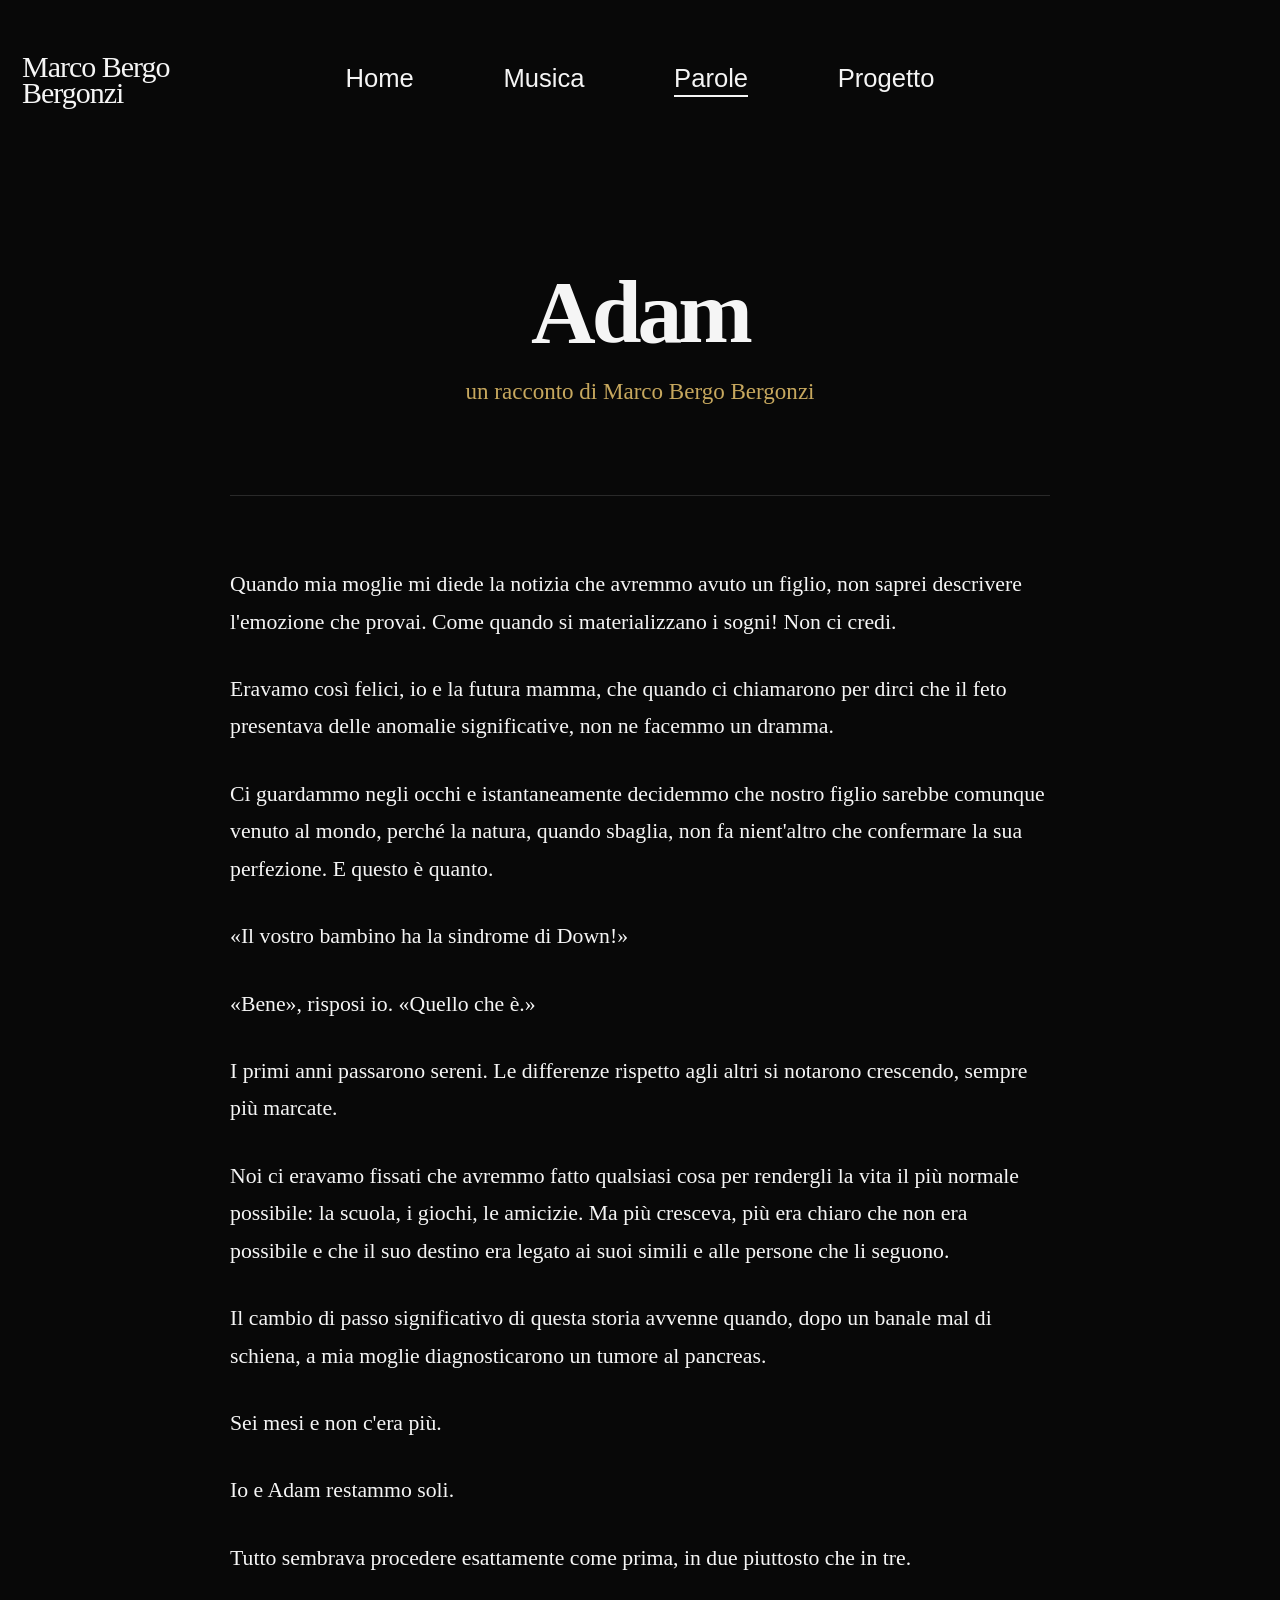
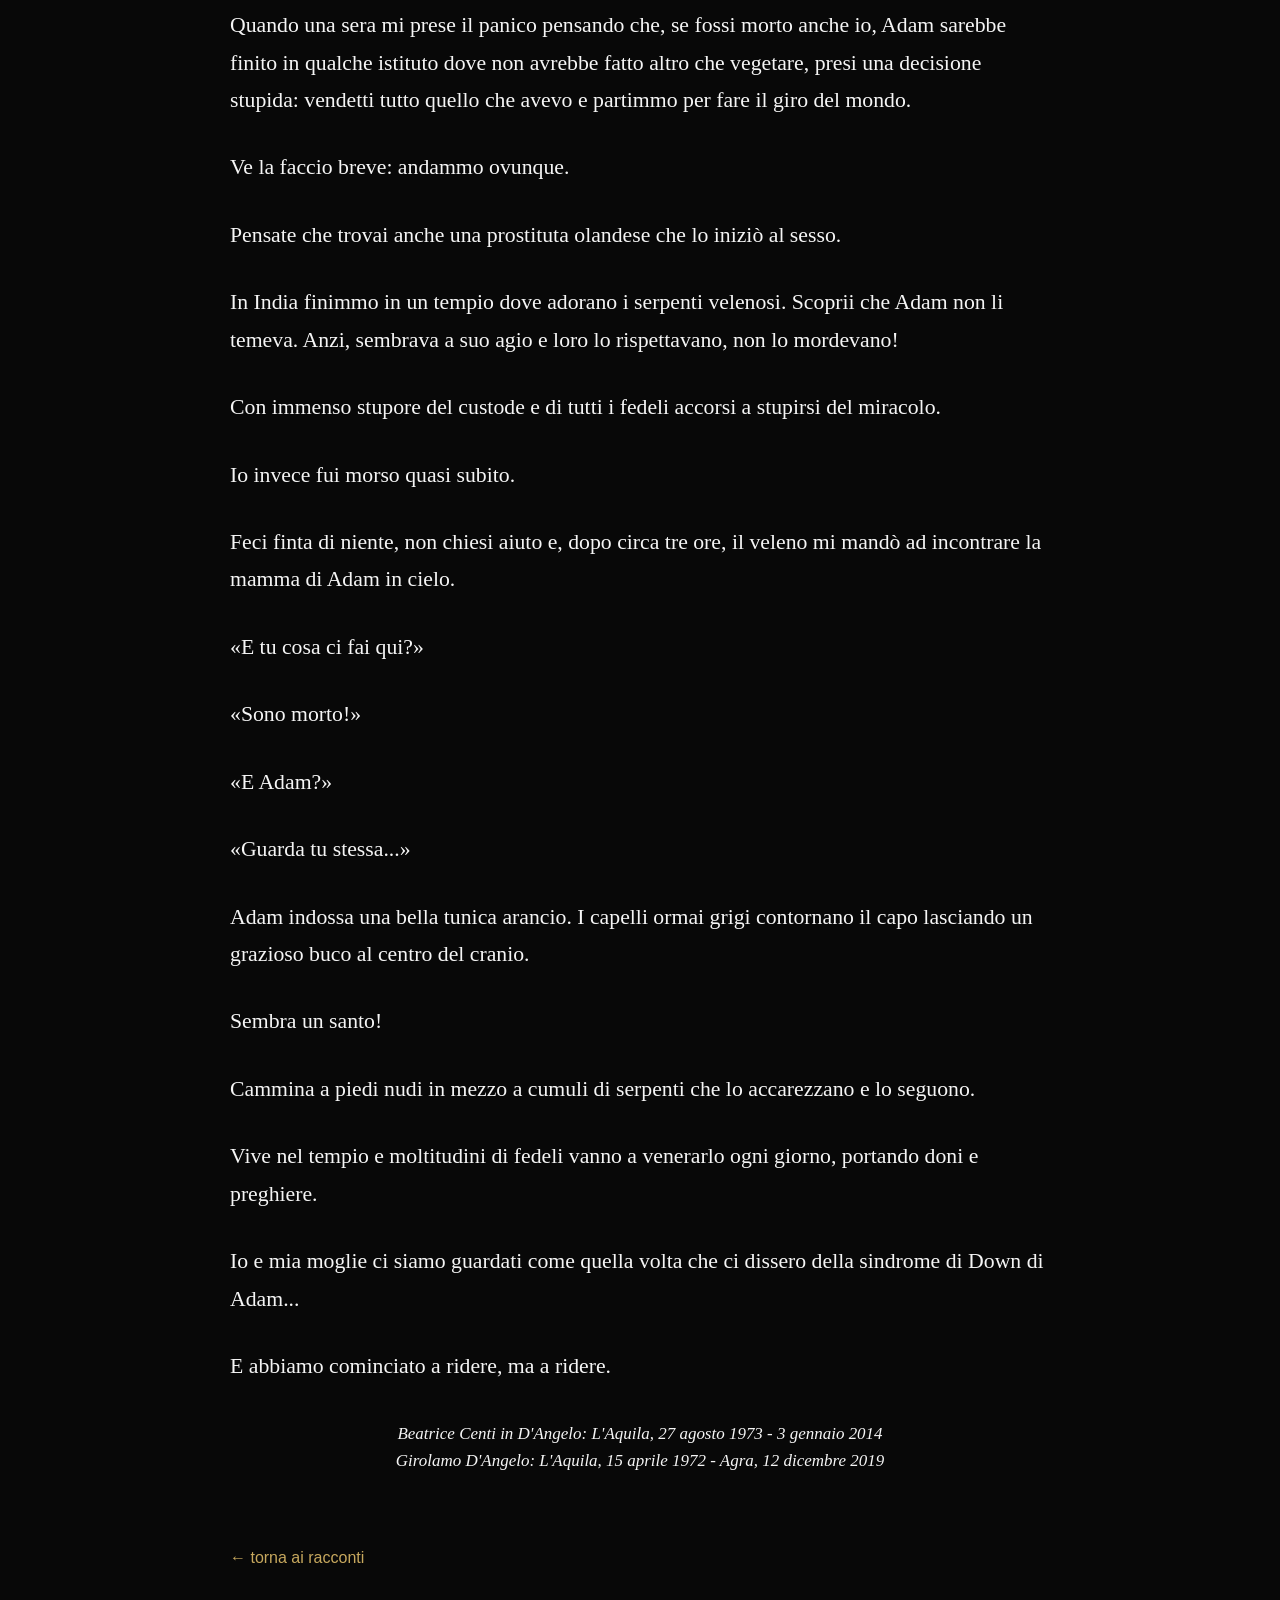
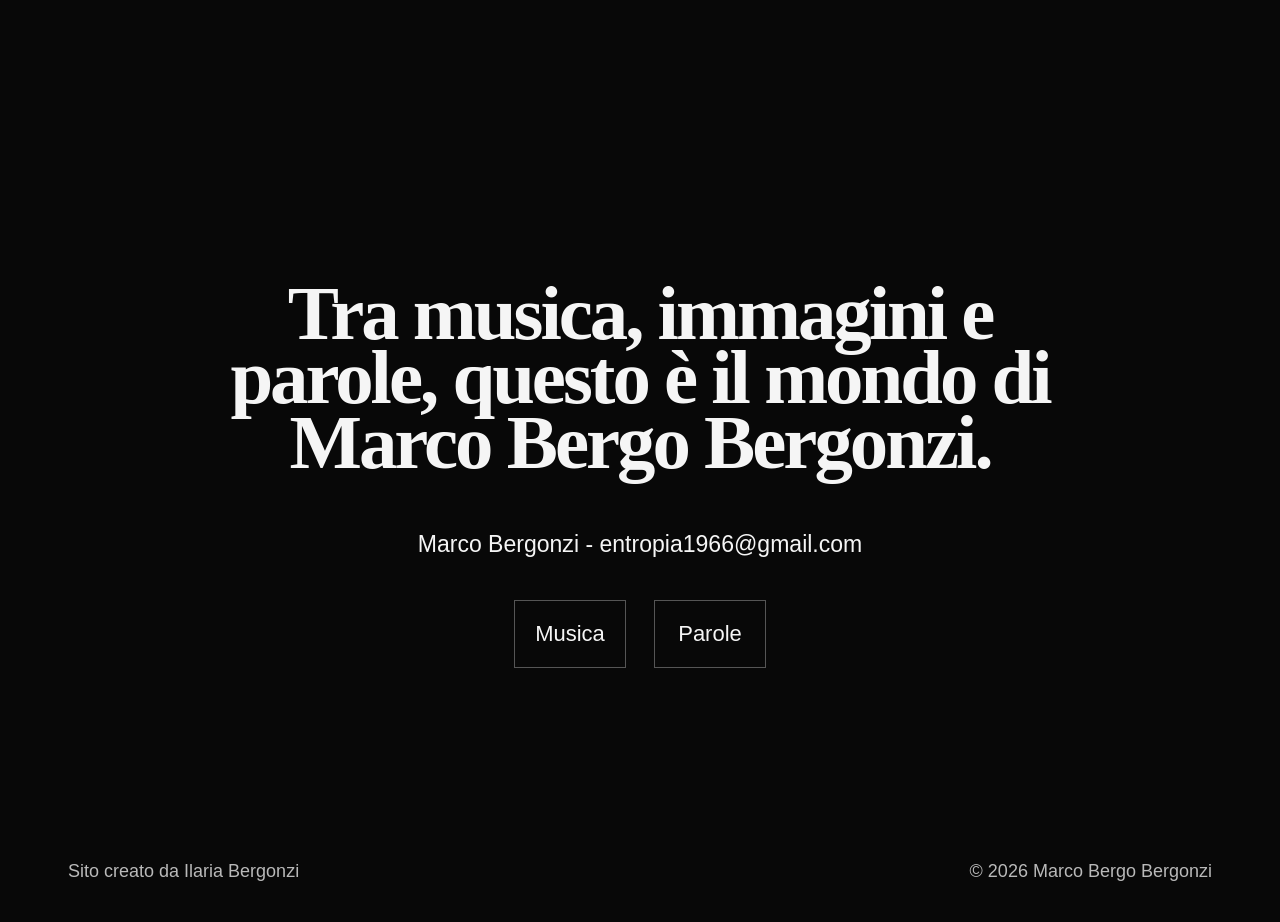
<file: adam.html>
<!DOCTYPE html>
<html lang="it">
<head>
  <meta charset="UTF-8">
  <meta name="viewport" content="width=device-width, initial-scale=1.0">
  <meta name="description" content="L'isola, un racconto di Marco Bergo Bergonzi.">
  <title>Adam | Marco Bergo Bergonzi</title>
  <link rel="stylesheet" href="style-v9.css">
</head>
<body>

  <header class="site-header">
    <a class="brand" href="index.html" aria-label="Marco Bergo Bergonzi - Home">
      <span>Marco Bergo</span>
      <span>Bergonzi</span>
    </a>

    <nav class="main-nav" aria-label="Navigazione principale">
      <a href="index.html">Home</a>
      <a href="musica.html">Musica</a>
      <a class="active" href="parole.html">Parole</a>
      <a href="progetto.html">Progetto</a>
    </nav>
  </header>

  <main class="story-page">
    <section class="story-hero">
      <h1>Adam</h1>
      <p class="story-byline">un racconto di Marco Bergo Bergonzi</p>
    </section>

    <article class="story-body">
      <p>Quando mia moglie mi diede la notizia che avremmo avuto un figlio, non saprei descrivere l'emozione che provai. Come quando si materializzano i sogni! Non ci credi.</p>
      <p>Eravamo così felici, io e la futura mamma, che quando ci chiamarono per dirci che il feto presentava delle anomalie significative, non ne facemmo un dramma.</p>
      <p>Ci guardammo negli occhi e istantaneamente decidemmo che nostro figlio sarebbe comunque venuto al mondo, perché la natura, quando sbaglia, non fa nient'altro che confermare la sua perfezione. E questo è quanto.</p>
      <p>«Il vostro bambino ha la sindrome di Down!»</p>
      <p>«Bene», risposi io. «Quello che è.»</p>
      <p>I primi anni passarono sereni. Le differenze rispetto agli altri si notarono crescendo, sempre più marcate.</p>
      <p>Noi ci eravamo fissati che avremmo fatto qualsiasi cosa per rendergli la vita il più normale possibile: la scuola, i giochi, le amicizie. Ma più cresceva, più era chiaro che non era possibile e che il suo destino era legato ai suoi simili e alle persone che li seguono.</p>
      <p>Il cambio di passo significativo di questa storia avvenne quando, dopo un banale mal di schiena, a mia moglie diagnosticarono un tumore al pancreas.</p>
      <p>Sei mesi e non c'era più.</p>
      <p>Io e Adam restammo soli.</p>
      <p>Tutto sembrava procedere esattamente come prima, in due piuttosto che in tre.</p>
      <p>Quando una sera mi prese il panico pensando che, se fossi morto anche io, Adam sarebbe finito in qualche istituto dove non avrebbe fatto altro che vegetare, presi una decisione stupida: vendetti tutto quello che avevo e partimmo per fare il giro del mondo.</p>
      <p>Ve la faccio breve: andammo ovunque.</p>
      <p>Pensate che trovai anche una prostituta olandese che lo iniziò al sesso.</p>
      <p>In India finimmo in un tempio dove adorano i serpenti velenosi. Scoprii che Adam non li temeva. Anzi, sembrava a suo agio e loro lo rispettavano, non lo mordevano!</p>
      <p>Con immenso stupore del custode e di tutti i fedeli accorsi a stupirsi del miracolo.</p>
      <p>Io invece fui morso quasi subito.</p>
      <p>Feci finta di niente, non chiesi aiuto e, dopo circa tre ore, il veleno mi mandò ad incontrare la mamma di Adam in cielo.</p>
      <p>«E tu cosa ci fai qui?»</p>
      <p>«Sono morto!»</p>
      <p>«E Adam?»</p>
      <p>«Guarda tu stessa...»</p>
      <p>Adam indossa una bella tunica arancio. I capelli ormai grigi contornano il capo lasciando un grazioso buco al centro del cranio.</p>
      <p>Sembra un santo!</p>
      <p>Cammina a piedi nudi in mezzo a cumuli di serpenti che lo accarezzano e lo seguono.</p>
      <p>Vive nel tempio e moltitudini di fedeli vanno a venerarlo ogni giorno, portando doni e preghiere.</p>
      <p>Io e mia moglie ci siamo guardati come quella volta che ci dissero della sindrome di Down di Adam...</p>
      <p>E abbiamo cominciato a ridere, ma a ridere.</p>
      <div class="story-dedication">
        Beatrice Centi in D'Angelo: L'Aquila, 27 agosto 1973 - 3 gennaio 2014<br>
        Girolamo D'Angelo: L'Aquila, 15 aprile 1972 - Agra, 12 dicembre 2019
      </div>
      <a class="story-back" href="parole.html">← torna ai racconti</a>
    </article>
  </main>

  <section class="intro closing-section">
    <div class="intro-inner">
      <h2 class="closing-title">
        Tra musica, immagini e<br>
        parole, questo è il mondo di<br>
        Marco Bergo Bergonzi.
      </h2>

      <p class="contact">
        Marco Bergonzi - <a href="mailto:entropia1966@gmail.com">entropia1966@gmail.com</a>
      </p>

      <div class="cta-group">
        <a class="cta" href="musica.html">Musica</a>
        <a class="cta" href="parole.html">Parole</a>
      </div>
    </div>
  </section>

  <footer class="site-footer">
    <p>Sito creato da Ilaria Bergonzi</p>
    <p>© 2026 Marco Bergo Bergonzi</p>
  </footer>

</body>
</html>
</file>
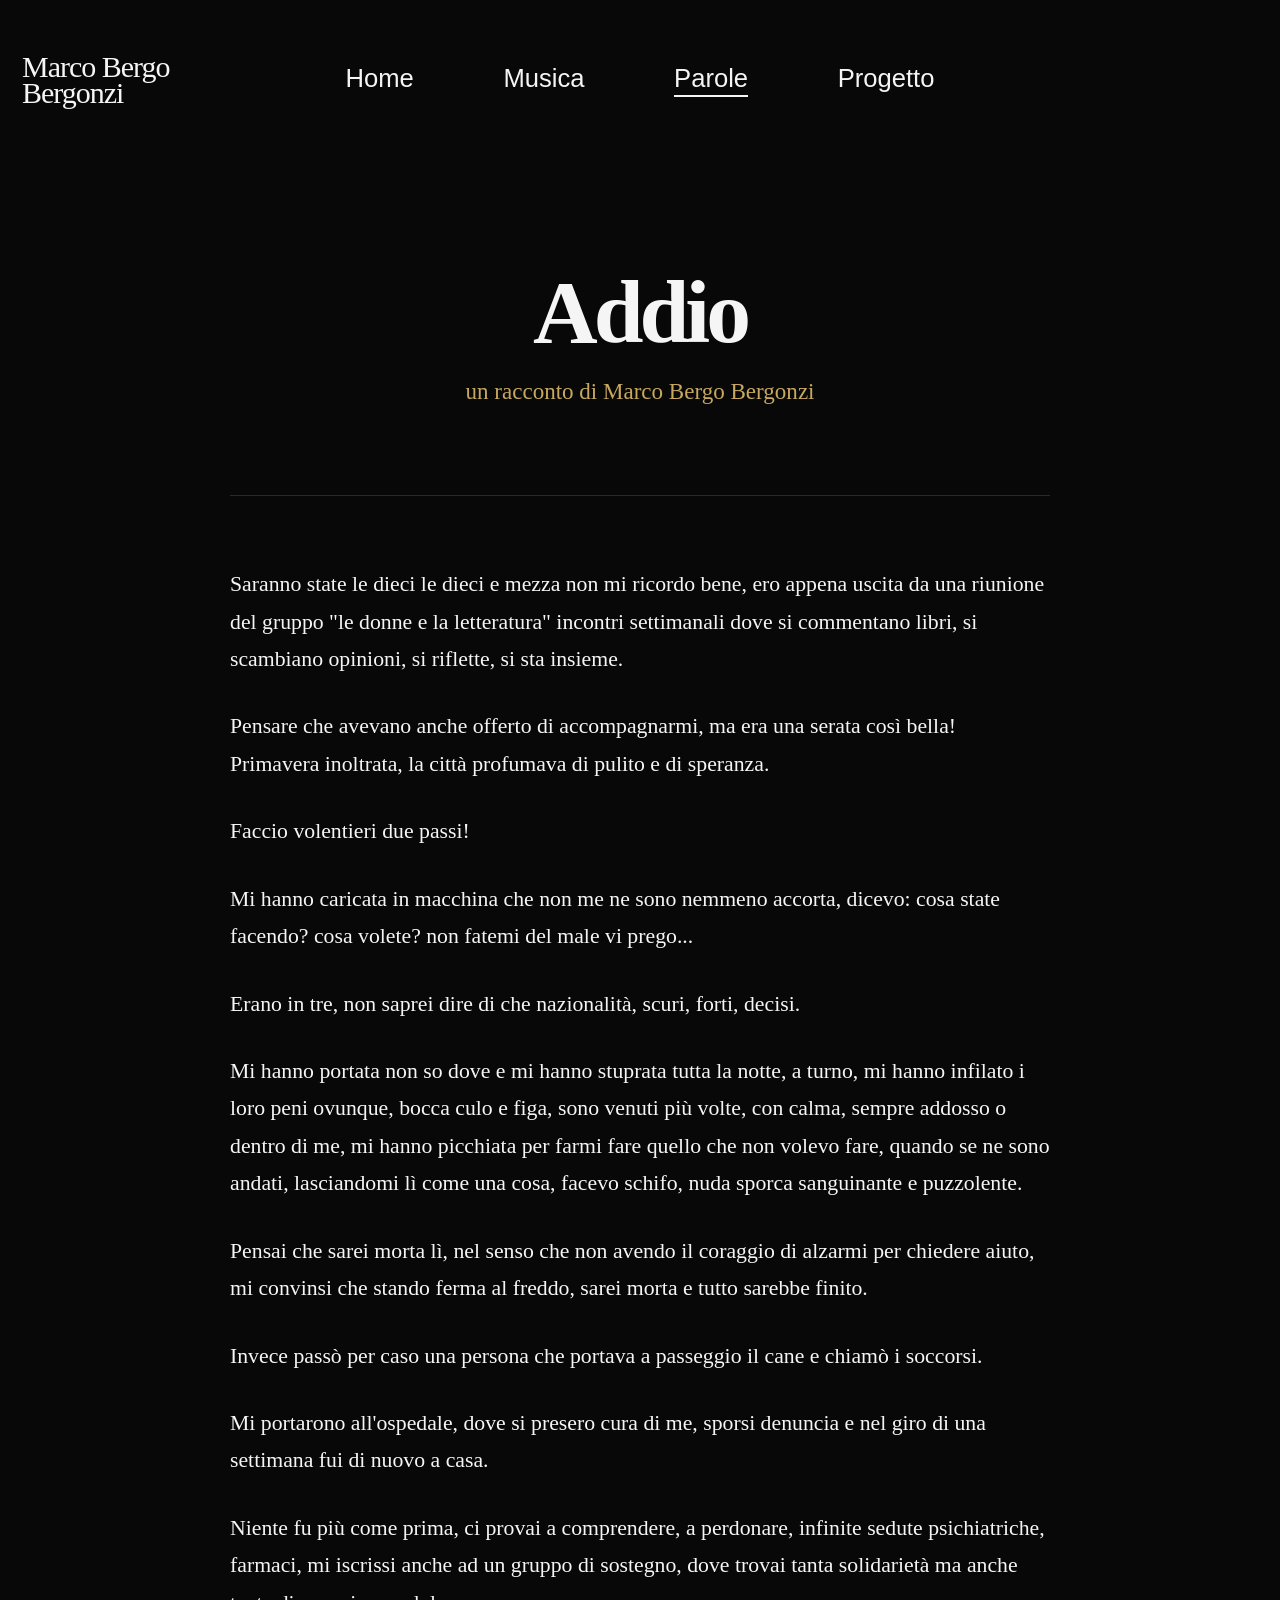
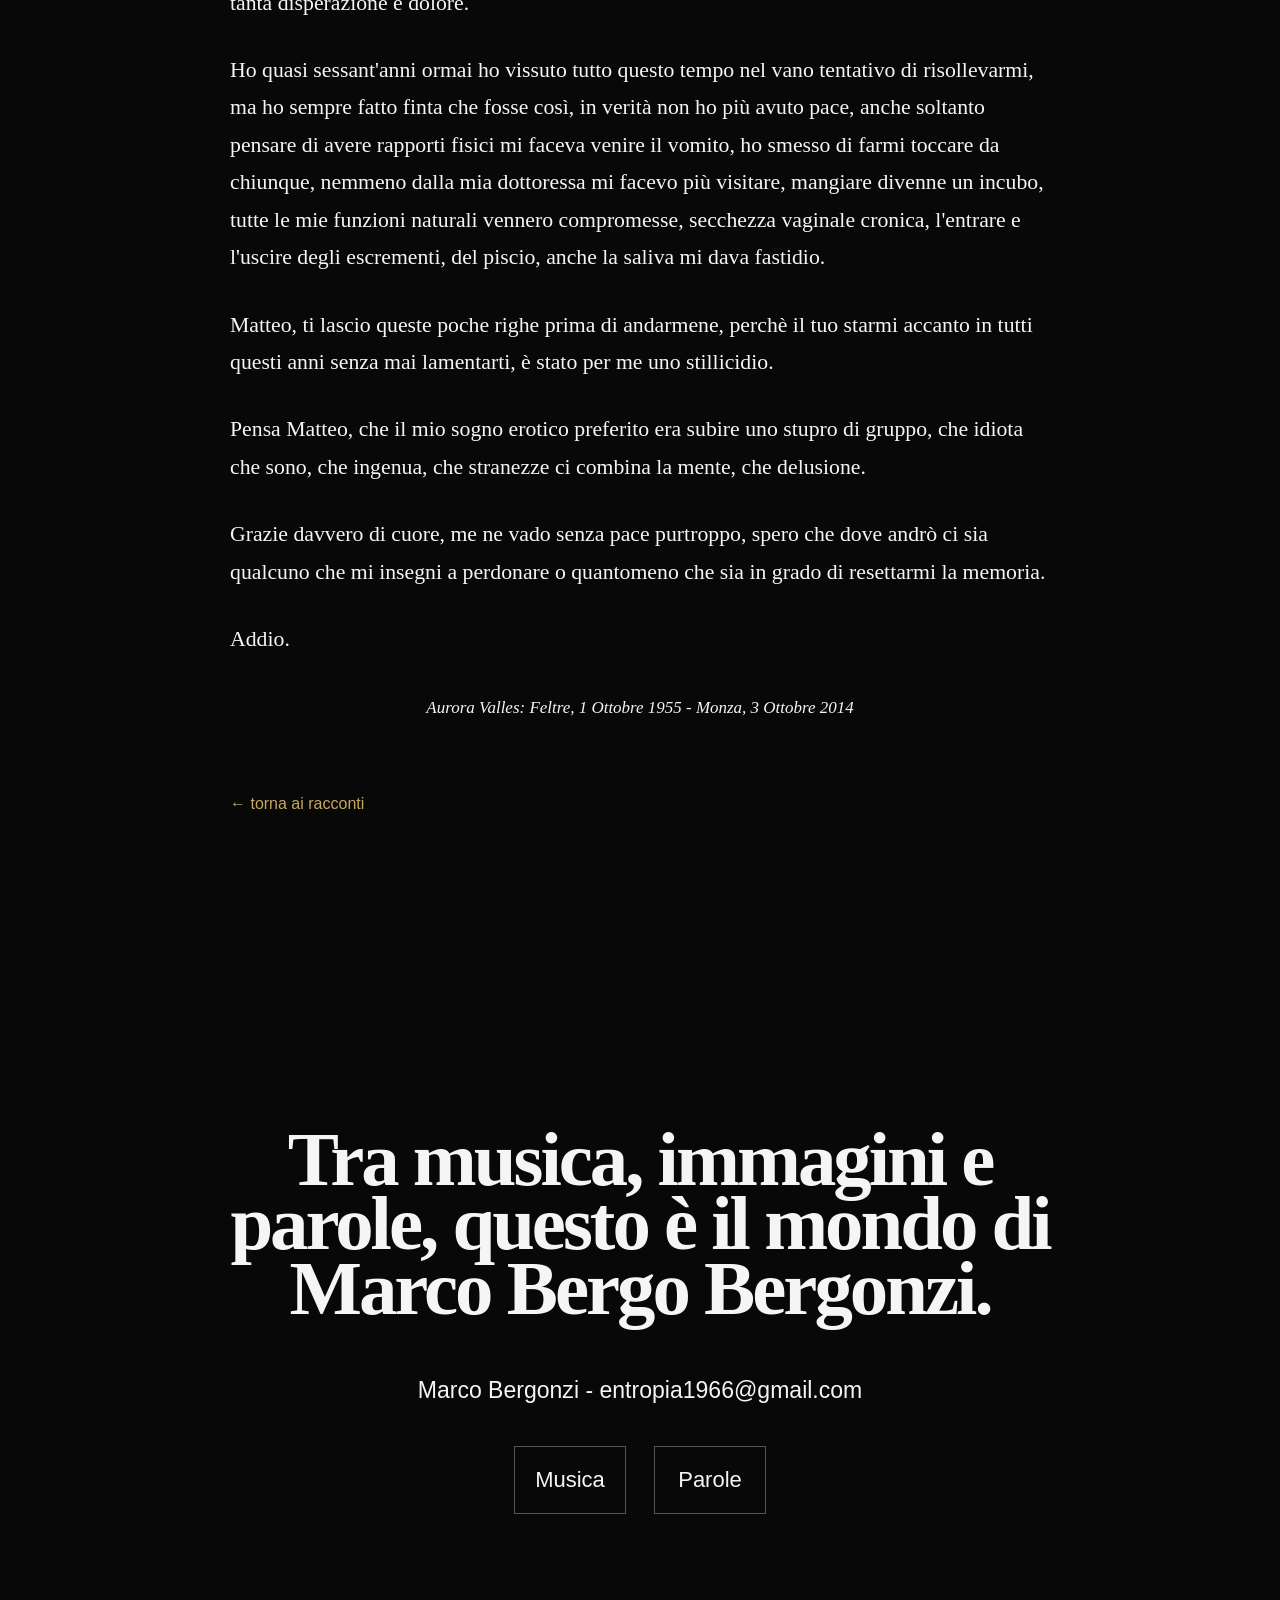
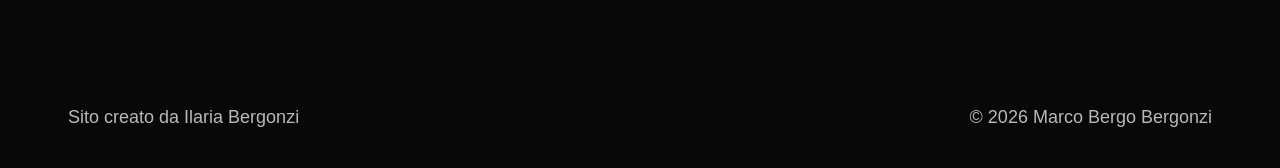
<file: addio.html>
<!DOCTYPE html>
<html lang="it">
<head>
  <meta charset="UTF-8">
  <meta name="viewport" content="width=device-width, initial-scale=1.0">
  <meta name="description" content="L'isola, un racconto di Marco Bergo Bergonzi.">
  <title>Addio | Marco Bergo Bergonzi</title>
  <link rel="stylesheet" href="style-v9.css">
</head>
<body>

  <header class="site-header">
    <a class="brand" href="index.html" aria-label="Marco Bergo Bergonzi - Home">
      <span>Marco Bergo</span>
      <span>Bergonzi</span>
    </a>

    <nav class="main-nav" aria-label="Navigazione principale">
      <a href="index.html">Home</a>
      <a href="musica.html">Musica</a>
      <a class="active" href="parole.html">Parole</a>
      <a href="progetto.html">Progetto</a>
    </nav>
  </header>

  <main class="story-page">
    <section class="story-hero">
      <h1>Addio</h1>
      <p class="story-byline">un racconto di Marco Bergo Bergonzi</p>
    </section>

    <article class="story-body">
      <p>Saranno state le dieci le dieci e mezza non mi ricordo bene, ero appena uscita da una riunione del gruppo "le donne e la letteratura" incontri settimanali dove si commentano libri, si scambiano opinioni, si riflette, si sta insieme.</p>
      <p>Pensare che avevano anche offerto di accompagnarmi, ma era una serata così bella! Primavera inoltrata, la città profumava di pulito e di speranza.</p>
      <p>Faccio volentieri due passi!</p>
      <p>Mi hanno caricata in macchina che non me ne sono nemmeno accorta, dicevo: cosa state facendo? cosa volete? non fatemi del male vi prego...</p>
      <p>Erano in tre, non saprei dire di che nazionalità, scuri, forti, decisi.</p>
      <p>Mi hanno portata non so dove e mi hanno stuprata tutta la notte, a turno, mi hanno infilato i loro peni ovunque, bocca culo e figa, sono venuti più volte, con calma, sempre addosso o dentro di me, mi hanno picchiata per farmi fare quello che non volevo fare, quando se ne sono andati, lasciandomi lì come una cosa, facevo schifo, nuda sporca sanguinante e puzzolente.</p>
      <p>Pensai che sarei morta lì, nel senso che non avendo il coraggio di alzarmi per chiedere aiuto, mi convinsi che stando ferma al freddo, sarei morta e tutto sarebbe finito.</p>
      <p>Invece passò per caso una persona che portava a passeggio il cane e chiamò i soccorsi.</p>
      <p>Mi portarono all'ospedale, dove si presero cura di me, sporsi denuncia e nel giro di una settimana fui di nuovo a casa.</p>
      <p>Niente fu più come prima, ci provai a comprendere, a perdonare, infinite sedute psichiatriche, farmaci, mi iscrissi anche ad un gruppo di sostegno, dove trovai tanta solidarietà ma anche tanta disperazione e dolore.</p>
      <p>Ho quasi sessant'anni ormai ho vissuto tutto questo tempo nel vano tentativo di risollevarmi, ma ho sempre fatto finta che fosse così, in verità non ho più avuto pace, anche soltanto pensare di avere rapporti fisici mi faceva venire il vomito, ho smesso di farmi toccare da chiunque, nemmeno dalla mia dottoressa mi facevo più visitare, mangiare divenne un incubo, tutte le mie funzioni naturali vennero compromesse, secchezza vaginale cronica, l'entrare e l'uscire degli escrementi, del piscio, anche la saliva mi dava fastidio.</p>
      <p>Matteo, ti lascio queste poche righe prima di andarmene, perchè il tuo starmi accanto in tutti questi anni senza mai lamentarti, è stato per me uno stillicidio.</p>
      <p>Pensa Matteo, che il mio sogno erotico preferito era subire uno stupro di gruppo, che idiota che sono, che ingenua, che stranezze ci combina la mente, che delusione.</p>
      <p>Grazie davvero di cuore, me ne vado senza pace purtroppo, spero che dove andrò ci sia qualcuno che mi insegni a perdonare o quantomeno che sia in grado di resettarmi la memoria.</p>
      <p>Addio.</p>
      <div class="story-dedication">
        Aurora Valles: Feltre, 1 Ottobre 1955 - Monza, 3 Ottobre 2014
      </div>
      <a class="story-back" href="parole.html">← torna ai racconti</a>
    </article>
  </main>

  <section class="intro closing-section">
    <div class="intro-inner">
      <h2 class="closing-title">
        Tra musica, immagini e<br>
        parole, questo è il mondo di<br>
        Marco Bergo Bergonzi.
      </h2>

      <p class="contact">
        Marco Bergonzi - <a href="mailto:entropia1966@gmail.com">entropia1966@gmail.com</a>
      </p>

      <div class="cta-group">
        <a class="cta" href="musica.html">Musica</a>
        <a class="cta" href="parole.html">Parole</a>
      </div>
    </div>
  </section>

  <footer class="site-footer">
    <p>Sito creato da Ilaria Bergonzi</p>
    <p>© 2026 Marco Bergo Bergonzi</p>
  </footer>

</body>
</html>
</file>
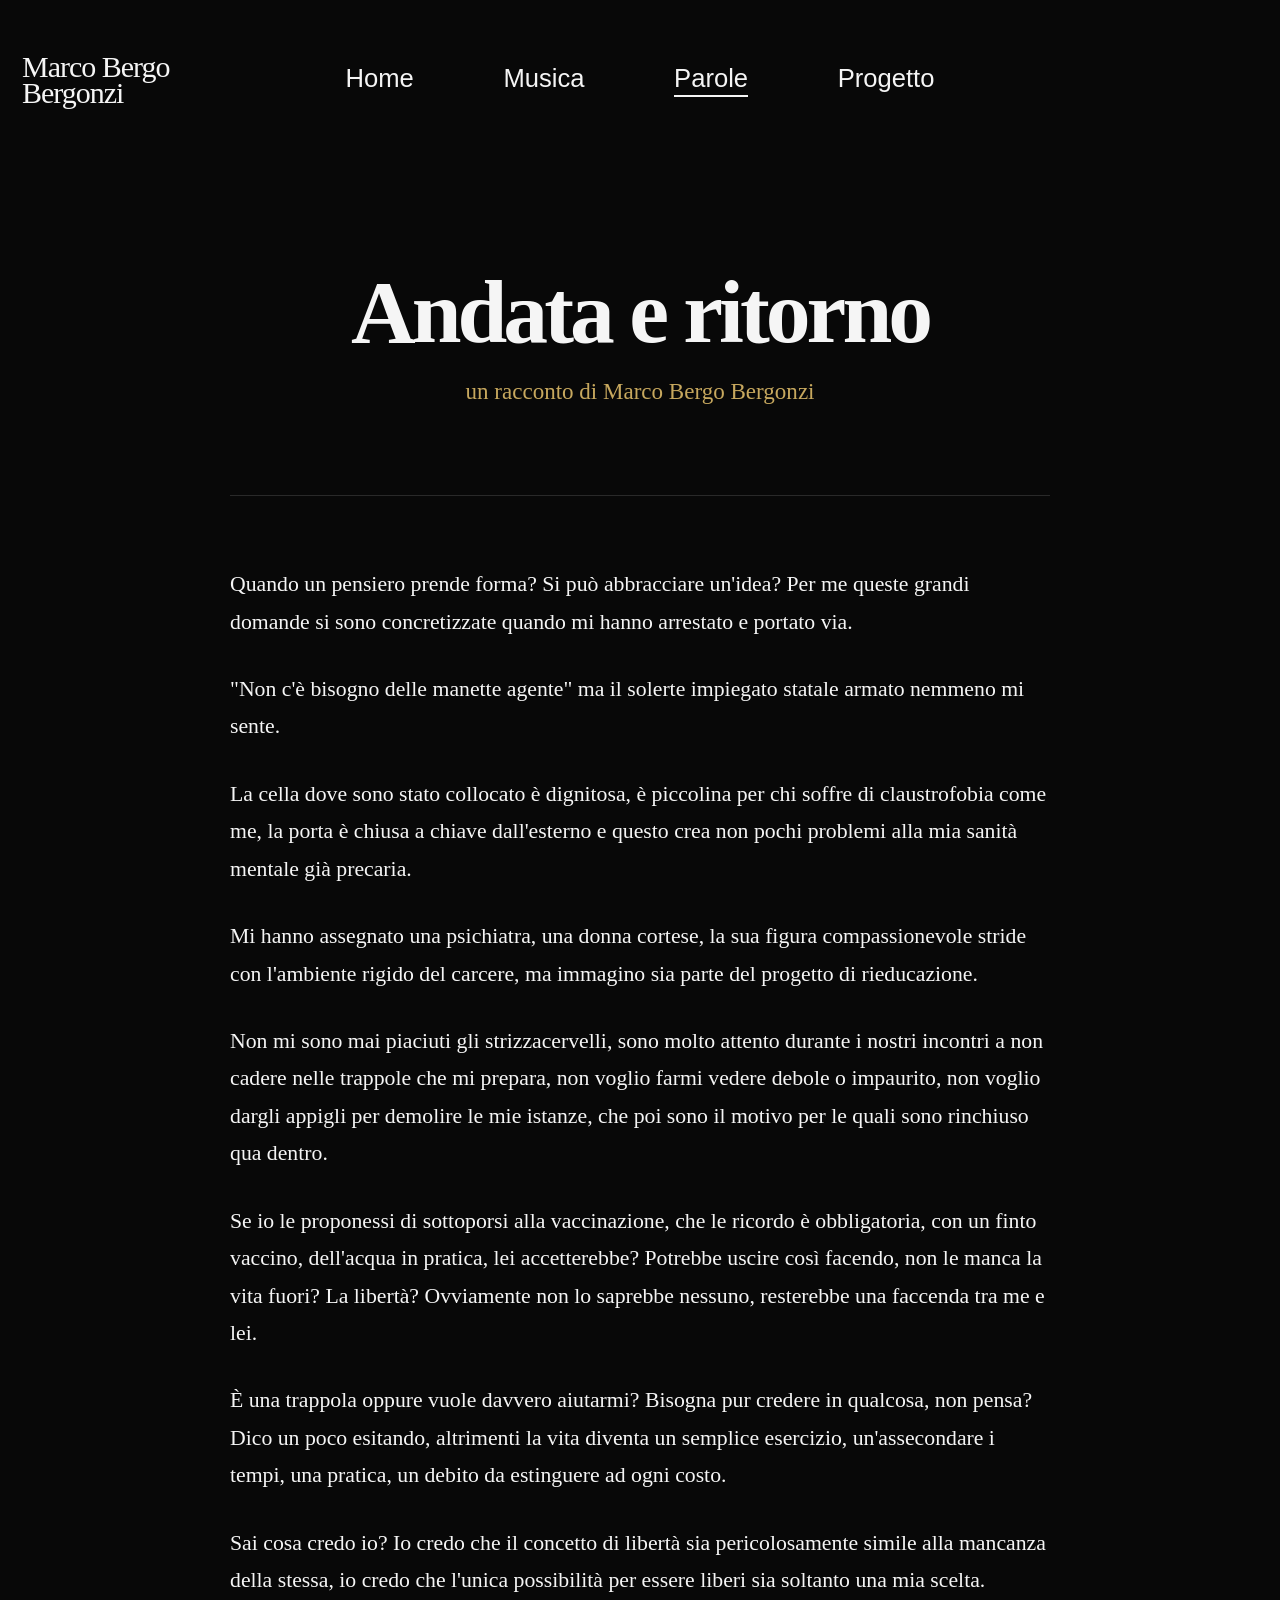
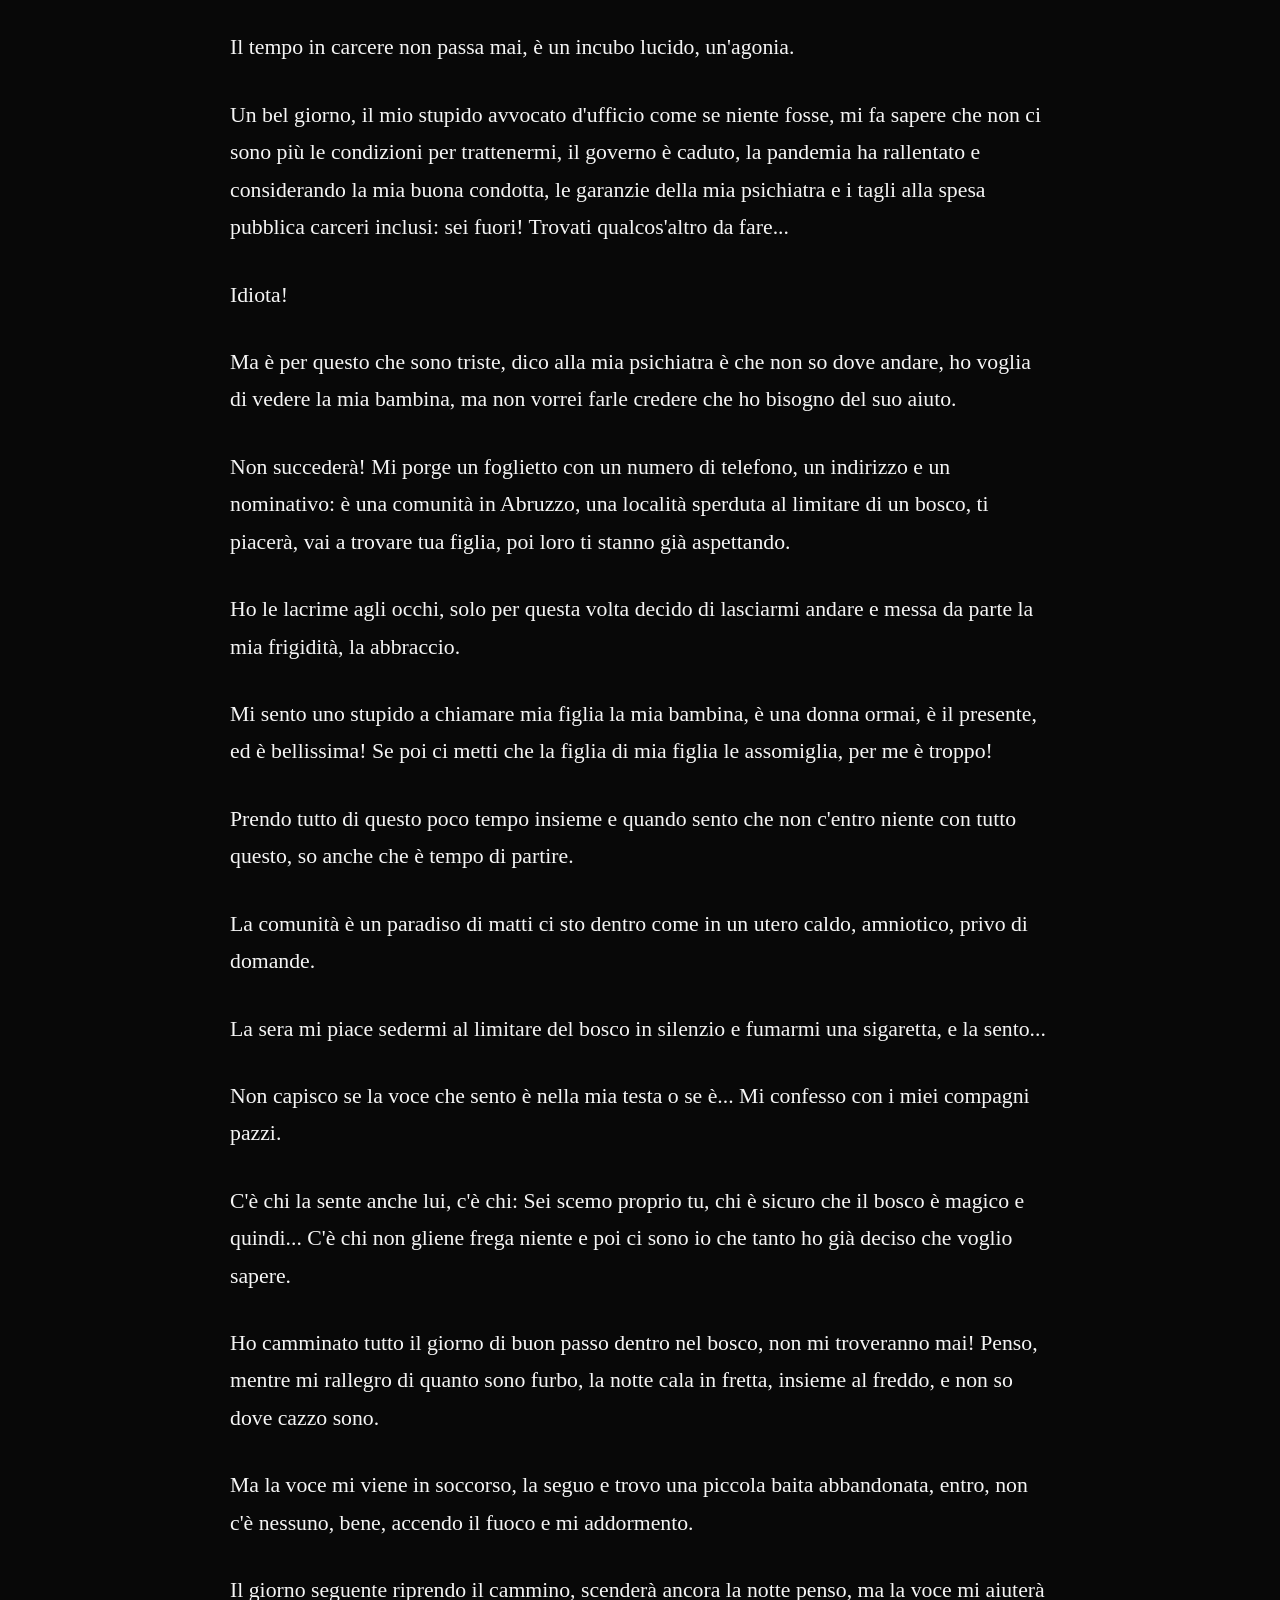
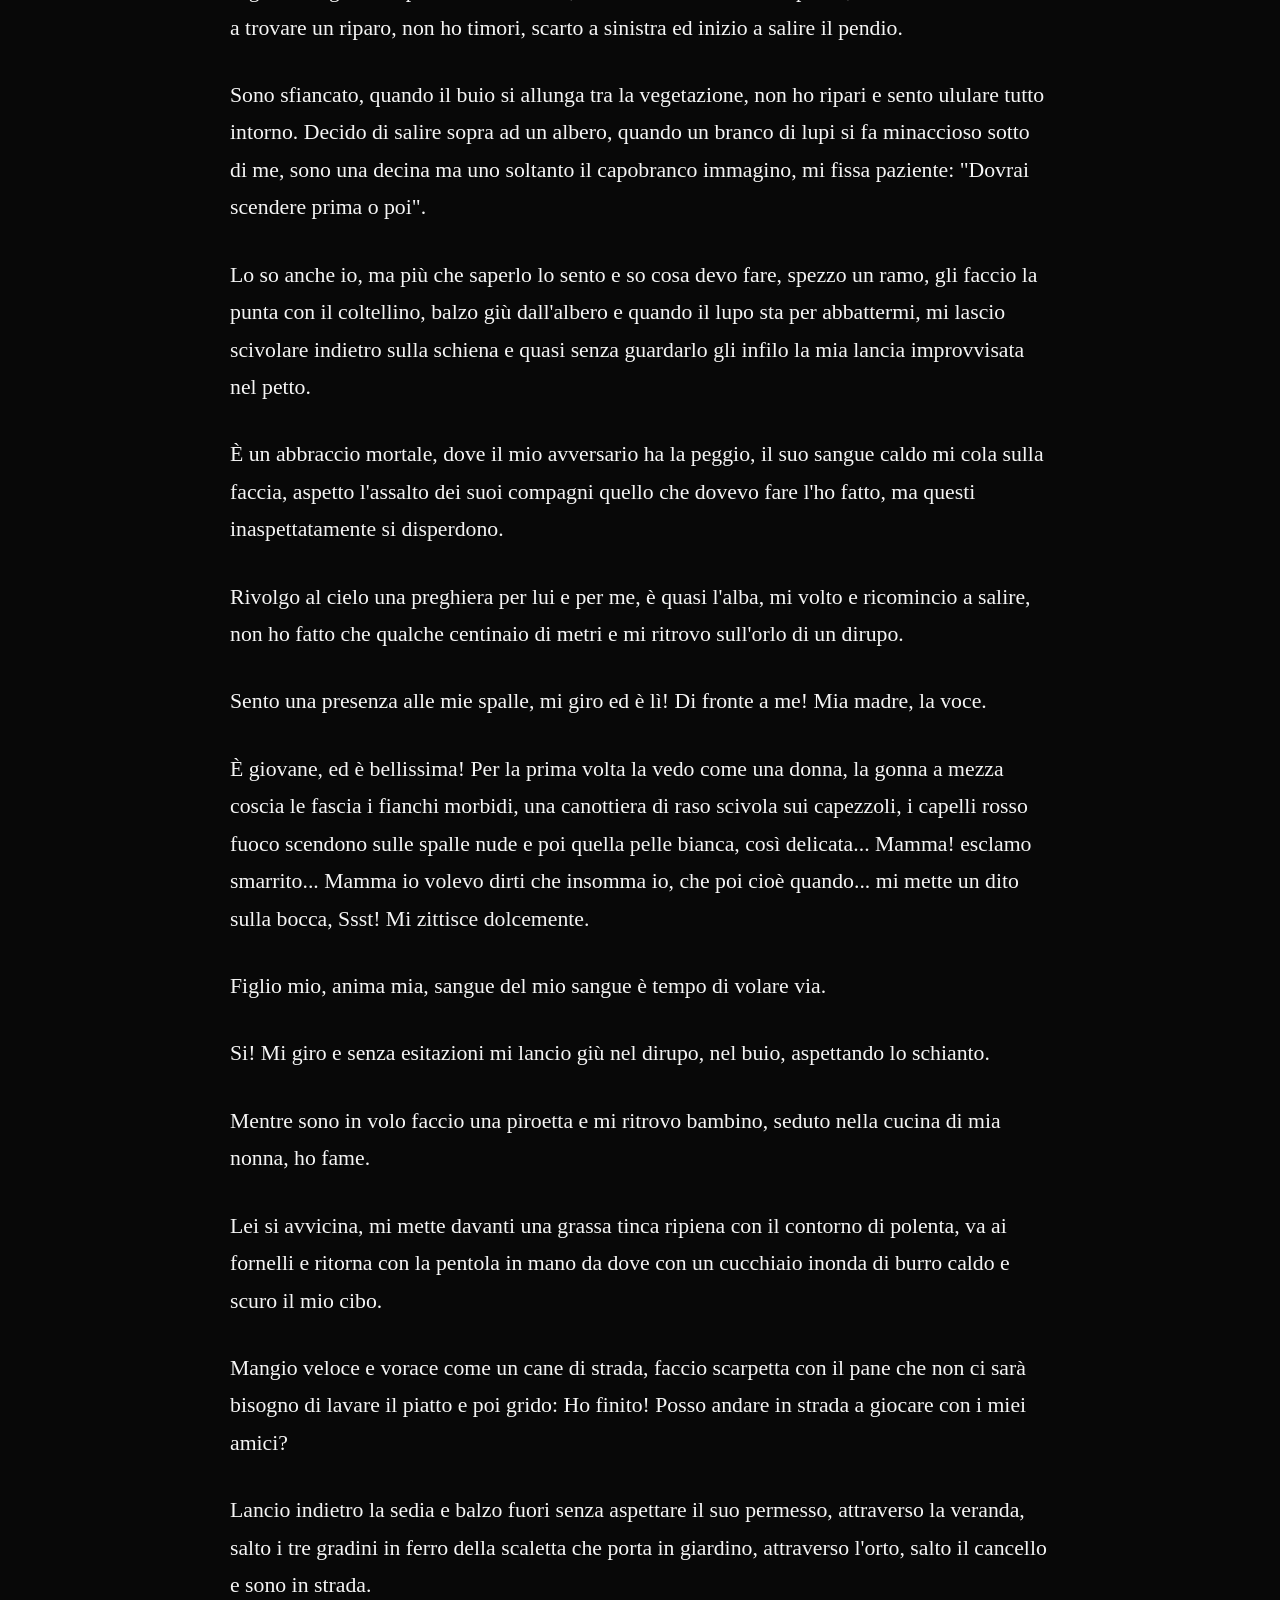
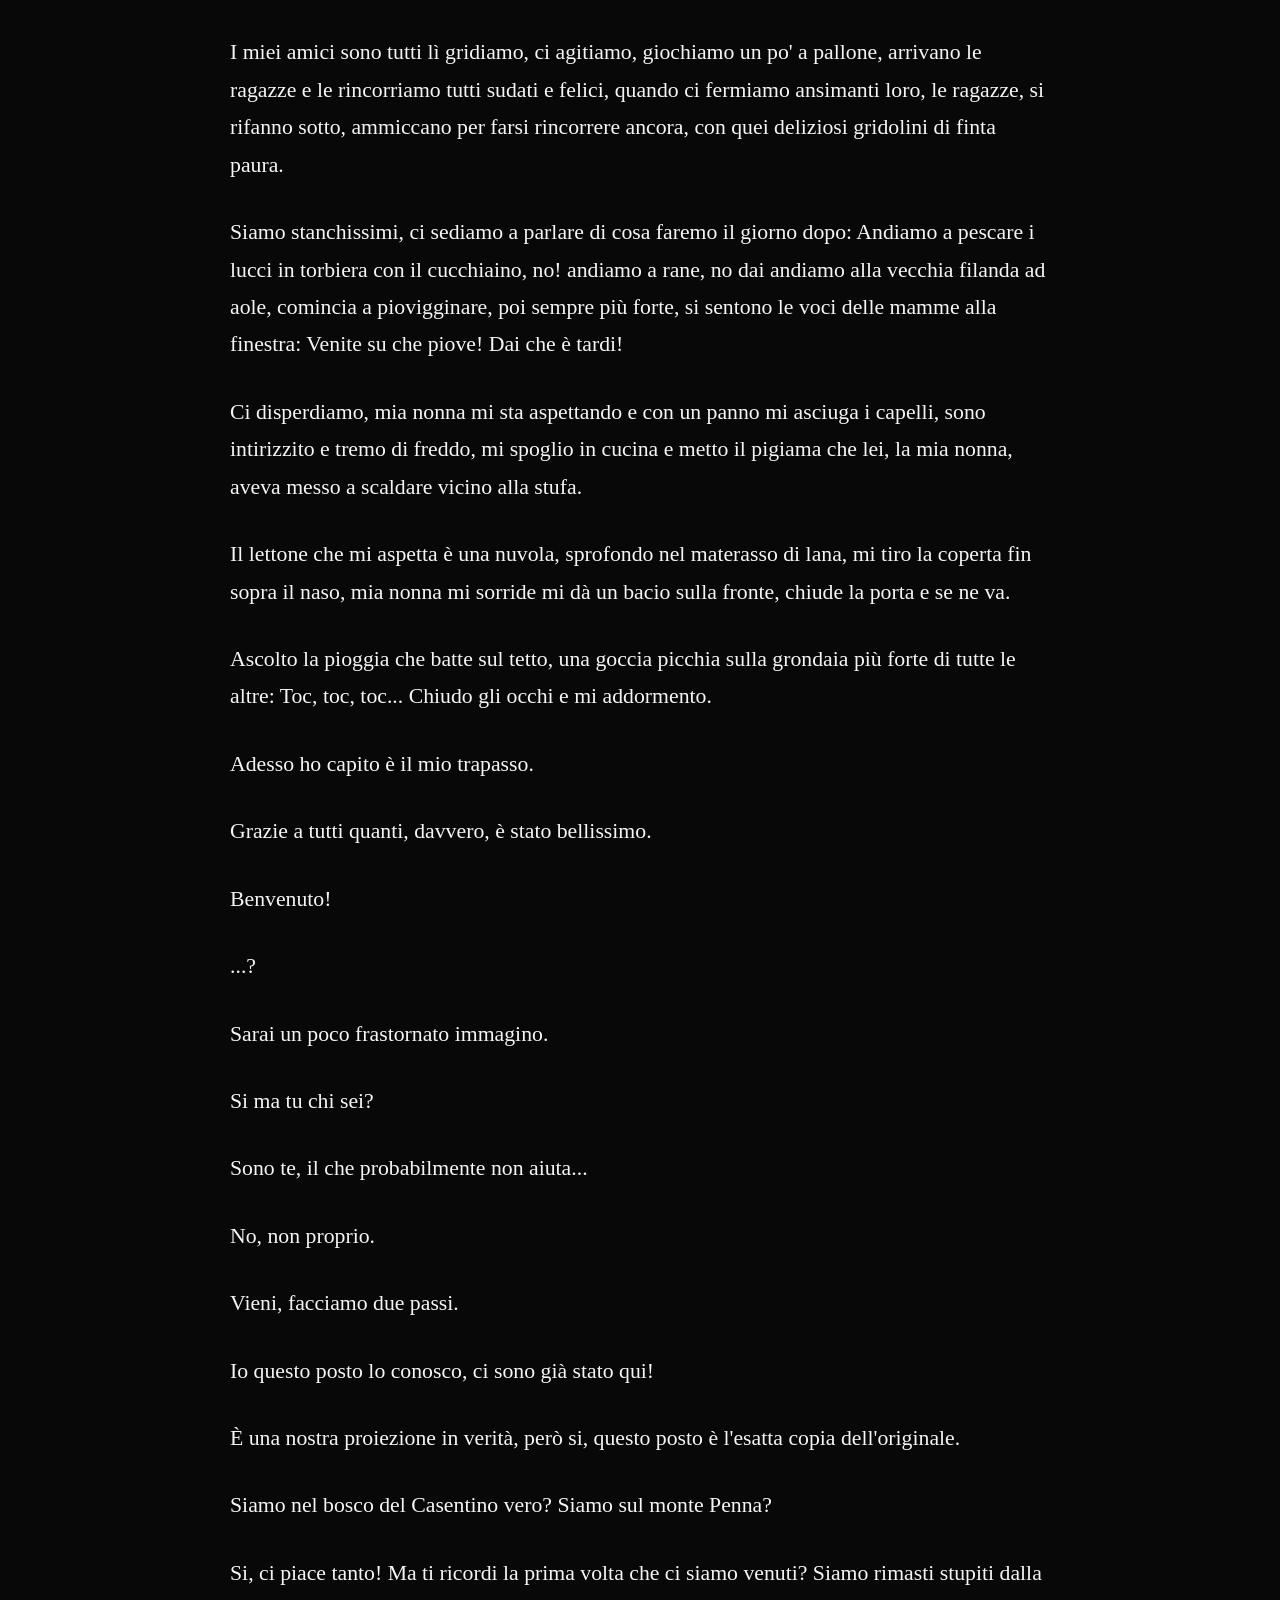
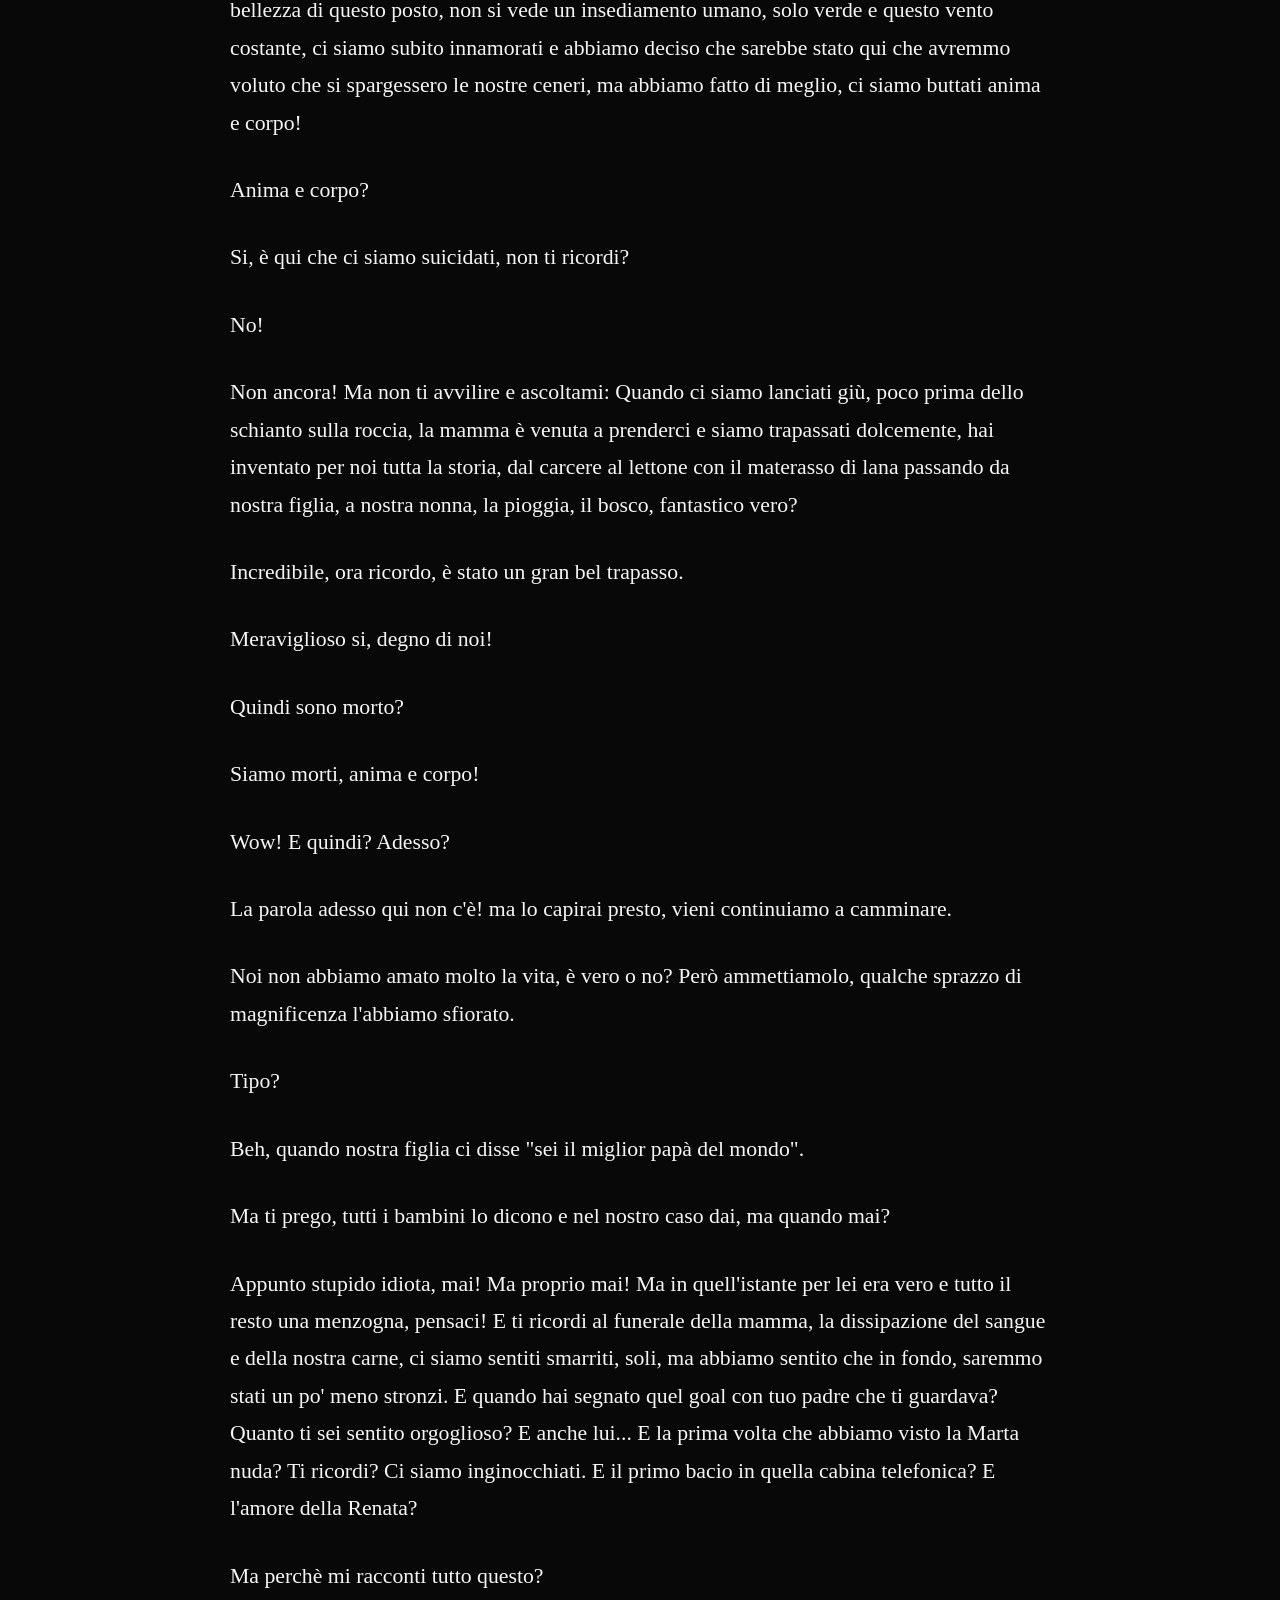
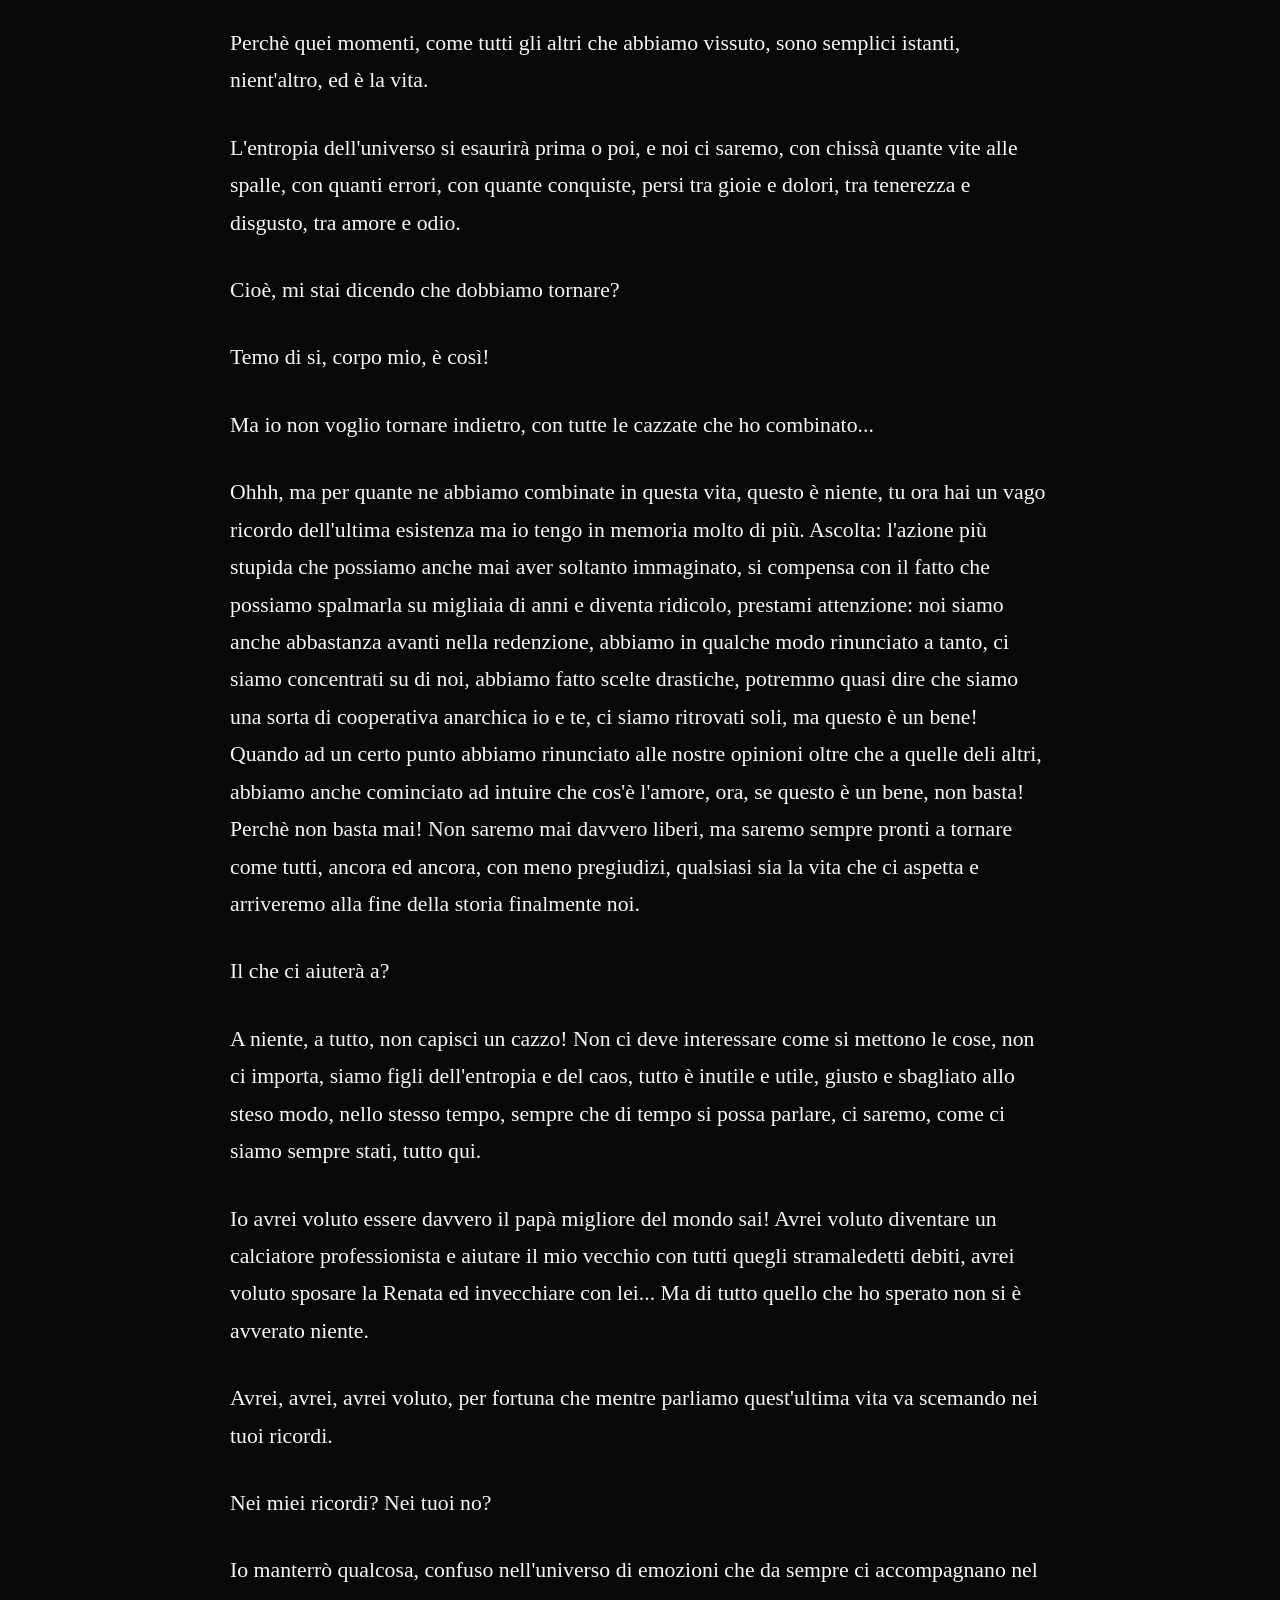
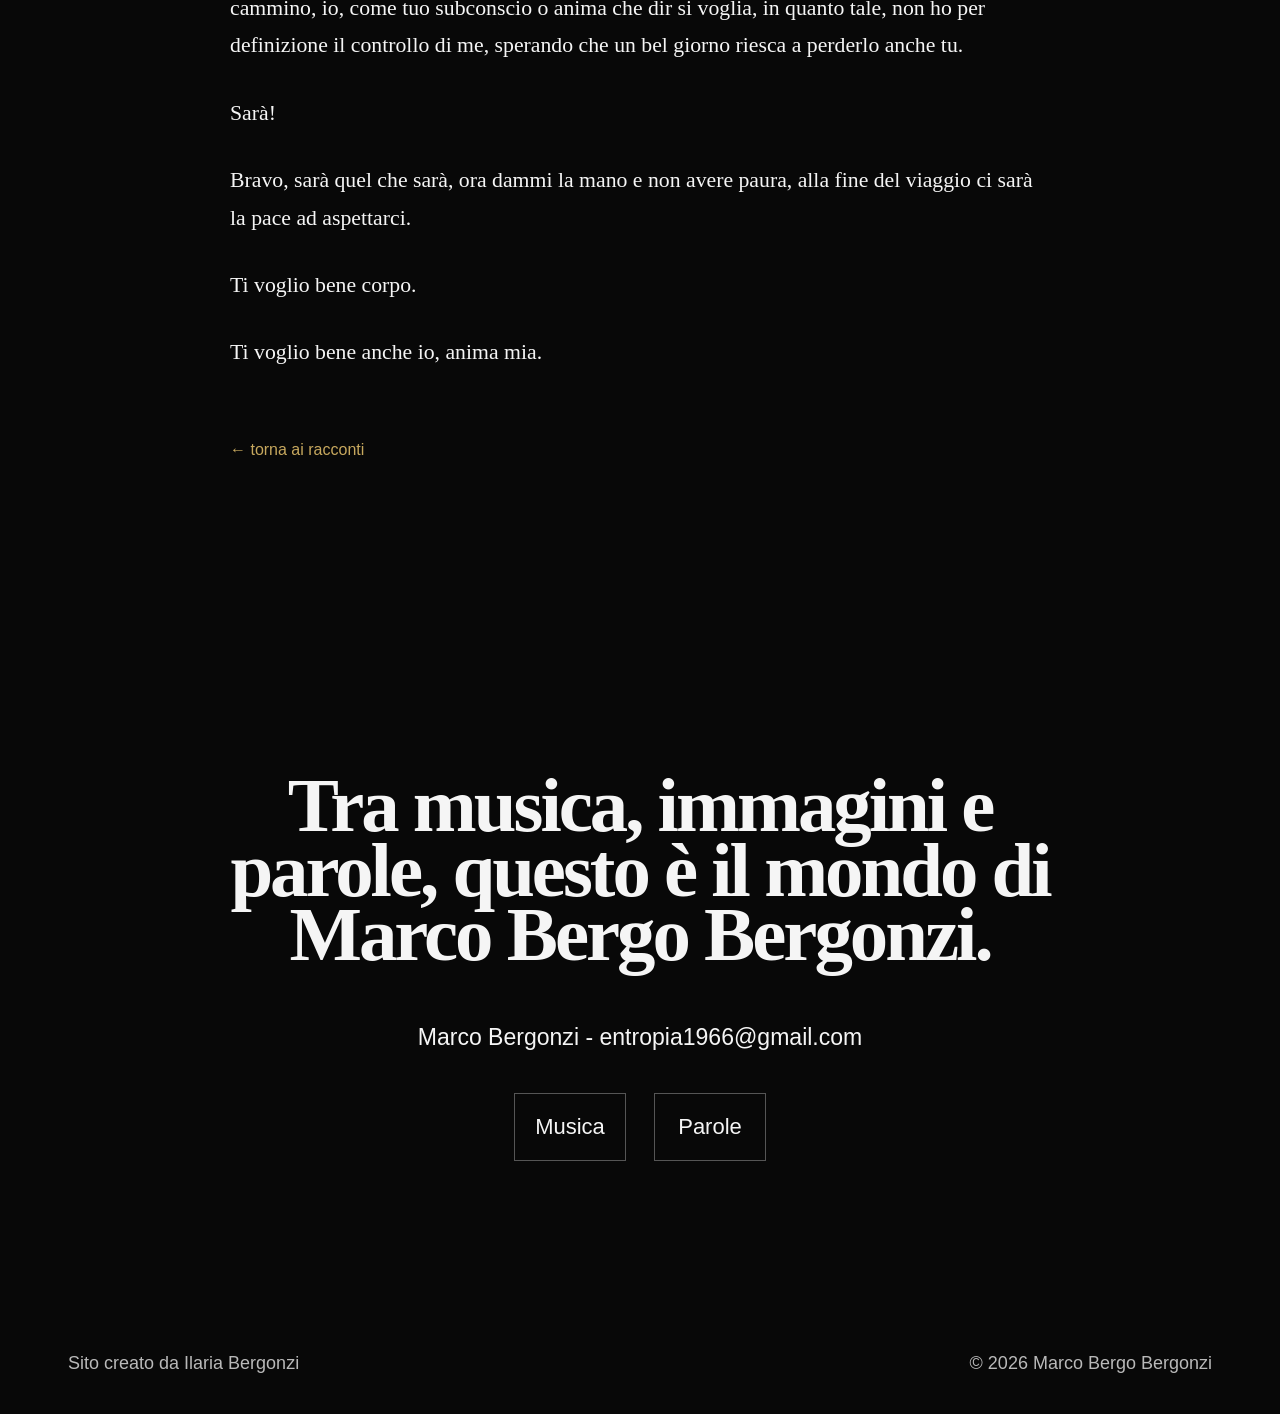
<file: andata-e-ritorno.html>
<!DOCTYPE html>
<html lang="it">
<head>
  <meta charset="UTF-8">
  <meta name="viewport" content="width=device-width, initial-scale=1.0">
  <meta name="description" content="L'isola, un racconto di Marco Bergo Bergonzi.">
  <title>Andata e ritorno | Marco Bergo Bergonzi</title>
  <link rel="stylesheet" href="style-v9.css">
</head>
<body>

  <header class="site-header">
    <a class="brand" href="index.html" aria-label="Marco Bergo Bergonzi - Home">
      <span>Marco Bergo</span>
      <span>Bergonzi</span>
    </a>

    <nav class="main-nav" aria-label="Navigazione principale">
      <a href="index.html">Home</a>
      <a href="musica.html">Musica</a>
      <a class="active" href="parole.html">Parole</a>
      <a href="progetto.html">Progetto</a>
    </nav>
  </header>

  <main class="story-page">
    <section class="story-hero">
      <h1>Andata e ritorno</h1>
      <p class="story-byline">un racconto di Marco Bergo Bergonzi</p>
    </section>

    <article class="story-body">
      <p>Quando un pensiero prende forma? Si può abbracciare un'idea? Per me queste grandi domande si sono concretizzate quando mi hanno arrestato e portato via.</p>
      <p>"Non c'è bisogno delle manette agente" ma il solerte impiegato statale armato nemmeno mi sente.</p>
      <p>La cella dove sono stato collocato è dignitosa, è piccolina per chi soffre di claustrofobia come me, la porta è chiusa a chiave dall'esterno e questo crea non pochi problemi alla mia sanità mentale già precaria.</p>
      <p>Mi hanno assegnato una psichiatra, una donna cortese, la sua figura compassionevole stride con l'ambiente rigido del carcere, ma immagino sia parte del progetto di rieducazione.</p>
      <p>Non mi sono mai piaciuti gli strizzacervelli, sono molto attento durante i nostri incontri a non cadere nelle trappole che mi prepara, non voglio farmi vedere debole o impaurito, non voglio dargli appigli per demolire le mie istanze, che poi sono il motivo per le quali sono rinchiuso qua dentro.</p>
      <p>Se io le proponessi di sottoporsi alla vaccinazione, che le ricordo è obbligatoria, con un finto vaccino, dell'acqua in pratica, lei accetterebbe? Potrebbe uscire così facendo, non le manca la vita fuori? La libertà? Ovviamente non lo saprebbe nessuno, resterebbe una faccenda tra me e lei.</p>
      <p>È una trappola oppure vuole davvero aiutarmi? Bisogna pur credere in qualcosa, non pensa? Dico un poco esitando, altrimenti la vita diventa un semplice esercizio, un'assecondare i tempi, una pratica, un debito da estinguere ad ogni costo.</p>
      <p>Sai cosa credo io? Io credo che il concetto di libertà sia pericolosamente simile alla mancanza della stessa, io credo che l'unica possibilità per essere liberi sia soltanto una mia scelta.</p>
      <p>Il tempo in carcere non passa mai, è un incubo lucido, un'agonia.</p>
      <p>Un bel giorno, il mio stupido avvocato d'ufficio come se niente fosse, mi fa sapere che non ci sono più le condizioni per trattenermi, il governo è caduto, la pandemia ha rallentato e considerando la mia buona condotta, le garanzie della mia psichiatra e i tagli alla spesa pubblica carceri inclusi: sei fuori! Trovati qualcos'altro da fare...</p>
      <p>Idiota!</p>
      <p>Ma è per questo che sono triste, dico alla mia psichiatra è che non so dove andare, ho voglia di vedere la mia bambina, ma non vorrei farle credere che ho bisogno del suo aiuto.</p>
      <p>Non succederà! Mi porge un foglietto con un numero di telefono, un indirizzo e un nominativo: è una comunità in Abruzzo, una località sperduta al limitare di un bosco, ti piacerà, vai a trovare tua figlia, poi loro ti stanno già aspettando.</p>
      <p>Ho le lacrime agli occhi, solo per questa volta decido di lasciarmi andare e messa da parte la mia frigidità, la abbraccio.</p>
      <p>Mi sento uno stupido a chiamare mia figlia la mia bambina, è una donna ormai, è il presente, ed è bellissima! Se poi ci metti che la figlia di mia figlia le assomiglia, per me è troppo!</p>
      <p>Prendo tutto di questo poco tempo insieme e quando sento che non c'entro niente con tutto questo, so anche che è tempo di partire.</p>
      <p>La comunità è un paradiso di matti ci sto dentro come in un utero caldo, amniotico, privo di domande.</p>
      <p>La sera mi piace sedermi al limitare del bosco in silenzio e fumarmi una sigaretta, e la sento...</p>
      <p>Non capisco se la voce che sento è nella mia testa o se è... Mi confesso con i miei compagni pazzi.</p>
      <p>C'è chi la sente anche lui, c'è chi: Sei scemo proprio tu, chi è sicuro che il bosco è magico e quindi... C'è chi non gliene frega niente e poi ci sono io che tanto ho già deciso che voglio sapere.</p>
      <p>Ho camminato tutto il giorno di buon passo dentro nel bosco, non mi troveranno mai! Penso, mentre mi rallegro di quanto sono furbo, la notte cala in fretta, insieme al freddo, e non so dove cazzo sono.</p>
      <p>Ma la voce mi viene in soccorso, la seguo e trovo una piccola baita abbandonata, entro, non c'è nessuno, bene, accendo il fuoco e mi addormento.</p>
      <p>Il giorno seguente riprendo il cammino, scenderà ancora la notte penso, ma la voce mi aiuterà a trovare un riparo, non ho timori, scarto a sinistra ed inizio a salire il pendio.</p>
      <p>Sono sfiancato, quando il buio si allunga tra la vegetazione, non ho ripari e sento ululare tutto intorno. Decido di salire sopra ad un albero, quando un branco di lupi si fa minaccioso sotto di me, sono una decina ma uno soltanto il capobranco immagino, mi fissa paziente: "Dovrai scendere prima o poi".</p>
      <p>Lo so anche io, ma più che saperlo lo sento e so cosa devo fare, spezzo un ramo, gli faccio la punta con il coltellino, balzo giù dall'albero e quando il lupo sta per abbattermi, mi lascio scivolare indietro sulla schiena e quasi senza guardarlo gli infilo la mia lancia improvvisata nel petto.</p>
      <p>È un abbraccio mortale, dove il mio avversario ha la peggio, il suo sangue caldo mi cola sulla faccia, aspetto l'assalto dei suoi compagni quello che dovevo fare l'ho fatto, ma questi inaspettatamente si disperdono.</p>
      <p>Rivolgo al cielo una preghiera per lui e per me, è quasi l'alba, mi volto e ricomincio a salire, non ho fatto che qualche centinaio di metri e mi ritrovo sull'orlo di un dirupo.</p>
      <p>Sento una presenza alle mie spalle, mi giro ed è lì! Di fronte a me! Mia madre, la voce.</p>
      <p>È giovane, ed è bellissima! Per la prima volta la vedo come una donna, la gonna a mezza coscia le fascia i fianchi morbidi, una canottiera di raso scivola sui capezzoli, i capelli rosso fuoco scendono sulle spalle nude e poi quella pelle bianca, così delicata... Mamma! esclamo smarrito... Mamma io volevo dirti che insomma io, che poi cioè quando... mi mette un dito sulla bocca, Ssst! Mi zittisce dolcemente.</p>
      <p>Figlio mio, anima mia, sangue del mio sangue è tempo di volare via.</p>
      <p>Si! Mi giro e senza esitazioni mi lancio giù nel dirupo, nel buio, aspettando lo schianto.</p>
      <p>Mentre sono in volo faccio una piroetta e mi ritrovo bambino, seduto nella cucina di mia nonna, ho fame.</p>
      <p>Lei si avvicina, mi mette davanti una grassa tinca ripiena con il contorno di polenta, va ai fornelli e ritorna con la pentola in mano da dove con un cucchiaio inonda di burro caldo e scuro il mio cibo.</p>
      <p>Mangio veloce e vorace come un cane di strada, faccio scarpetta con il pane che non ci sarà bisogno di lavare il piatto e poi grido: Ho finito! Posso andare in strada a giocare con i miei amici?</p>
      <p>Lancio indietro la sedia e balzo fuori senza aspettare il suo permesso, attraverso la veranda, salto i tre gradini in ferro della scaletta che porta in giardino, attraverso l'orto, salto il cancello e sono in strada.</p>
      <p>I miei amici sono tutti lì gridiamo, ci agitiamo, giochiamo un po' a pallone, arrivano le ragazze e le rincorriamo tutti sudati e felici, quando ci fermiamo ansimanti loro, le ragazze, si rifanno sotto, ammiccano per farsi rincorrere ancora, con quei deliziosi gridolini di finta paura.</p>
      <p>Siamo stanchissimi, ci sediamo a parlare di cosa faremo il giorno dopo: Andiamo a pescare i lucci in torbiera con il cucchiaino, no! andiamo a rane, no dai andiamo alla vecchia filanda ad aole, comincia a piovigginare, poi sempre più forte, si sentono le voci delle mamme alla finestra: Venite su che piove! Dai che è tardi!</p>
      <p>Ci disperdiamo, mia nonna mi sta aspettando e con un panno mi asciuga i capelli, sono intirizzito e tremo di freddo, mi spoglio in cucina e metto il pigiama che lei, la mia nonna, aveva messo a scaldare vicino alla stufa.</p>
      <p>Il lettone che mi aspetta è una nuvola, sprofondo nel materasso di lana, mi tiro la coperta fin sopra il naso, mia nonna mi sorride mi dà un bacio sulla fronte, chiude la porta e se ne va.</p>
      <p>Ascolto la pioggia che batte sul tetto, una goccia picchia sulla grondaia più forte di tutte le altre: Toc, toc, toc... Chiudo gli occhi e mi addormento.</p>
      <p>Adesso ho capito è il mio trapasso.</p>
      <p>Grazie a tutti quanti, davvero, è stato bellissimo.</p>
      <p>Benvenuto!</p>
      <p>...?</p>
      <p>Sarai un poco frastornato immagino.</p>
      <p>Si ma tu chi sei?</p>
      <p>Sono te, il che probabilmente non aiuta...</p>
      <p>No, non proprio.</p>
      <p>Vieni, facciamo due passi.</p>
      <p>Io questo posto lo conosco, ci sono già stato qui!</p>
      <p>È una nostra proiezione in verità, però si, questo posto è l'esatta copia dell'originale.</p>
      <p>Siamo nel bosco del Casentino vero? Siamo sul monte Penna?</p>
      <p>Si, ci piace tanto! Ma ti ricordi la prima volta che ci siamo venuti? Siamo rimasti stupiti dalla bellezza di questo posto, non si vede un insediamento umano, solo verde e questo vento costante, ci siamo subito innamorati e abbiamo deciso che sarebbe stato qui che avremmo voluto che si spargessero le nostre ceneri, ma abbiamo fatto di meglio, ci siamo buttati anima e corpo!</p>
      <p>Anima e corpo?</p>
      <p>Si, è qui che ci siamo suicidati, non ti ricordi?</p>
      <p>No!</p>
      <p>Non ancora! Ma non ti avvilire e ascoltami: Quando ci siamo lanciati giù, poco prima dello schianto sulla roccia, la mamma è venuta a prenderci e siamo trapassati dolcemente, hai inventato per noi tutta la storia, dal carcere al lettone con il materasso di lana passando da nostra figlia, a nostra nonna, la pioggia, il bosco, fantastico vero?</p>
      <p>Incredibile, ora ricordo, è stato un gran bel trapasso.</p>
      <p>Meraviglioso si, degno di noi!</p>
      <p>Quindi sono morto?</p>
      <p>Siamo morti, anima e corpo!</p>
      <p>Wow! E quindi? Adesso?</p>
      <p>La parola adesso qui non c'è! ma lo capirai presto, vieni continuiamo a camminare.</p>
      <p>Noi non abbiamo amato molto la vita, è vero o no? Però ammettiamolo, qualche sprazzo di magnificenza l'abbiamo sfiorato.</p>
      <p>Tipo?</p>
      <p>Beh, quando nostra figlia ci disse "sei il miglior papà del mondo".</p>
      <p>Ma ti prego, tutti i bambini lo dicono e nel nostro caso dai, ma quando mai?</p>
      <p>Appunto stupido idiota, mai! Ma proprio mai! Ma in quell'istante per lei era vero e tutto il resto una menzogna, pensaci! E ti ricordi al funerale della mamma, la dissipazione del sangue e della nostra carne, ci siamo sentiti smarriti, soli, ma abbiamo sentito che in fondo, saremmo stati un po' meno stronzi. E quando hai segnato quel goal con tuo padre che ti guardava? Quanto ti sei sentito orgoglioso? E anche lui... E la prima volta che abbiamo visto la Marta nuda? Ti ricordi? Ci siamo inginocchiati. E il primo bacio in quella cabina telefonica? E l'amore della Renata?</p>
      <p>Ma perchè mi racconti tutto questo?</p>
      <p>Perchè quei momenti, come tutti gli altri che abbiamo vissuto, sono semplici istanti, nient'altro, ed è la vita.</p>
      <p>L'entropia dell'universo si esaurirà prima o poi, e noi ci saremo, con chissà quante vite alle spalle, con quanti errori, con quante conquiste, persi tra gioie e dolori, tra tenerezza e disgusto, tra amore e odio.</p>
      <p>Cioè, mi stai dicendo che dobbiamo tornare?</p>
      <p>Temo di si, corpo mio, è così!</p>
      <p>Ma io non voglio tornare indietro, con tutte le cazzate che ho combinato...</p>
      <p>Ohhh, ma per quante ne abbiamo combinate in questa vita, questo è niente, tu ora hai un vago ricordo dell'ultima esistenza ma io tengo in memoria molto di più. Ascolta: l'azione più stupida che possiamo anche mai aver soltanto immaginato, si compensa con il fatto che possiamo spalmarla su migliaia di anni e diventa ridicolo, prestami attenzione: noi siamo anche abbastanza avanti nella redenzione, abbiamo in qualche modo rinunciato a tanto, ci siamo concentrati su di noi, abbiamo fatto scelte drastiche, potremmo quasi dire che siamo una sorta di cooperativa anarchica io e te, ci siamo ritrovati soli, ma questo è un bene! Quando ad un certo punto abbiamo rinunciato alle nostre opinioni oltre che a quelle deli altri, abbiamo anche cominciato ad intuire che cos'è l'amore, ora, se questo è un bene, non basta! Perchè non basta mai! Non saremo mai davvero liberi, ma saremo sempre pronti a tornare come tutti, ancora ed ancora, con meno pregiudizi, qualsiasi sia la vita che ci aspetta e arriveremo alla fine della storia finalmente noi.</p>
      <p>Il che ci aiuterà a?</p>
      <p>A niente, a tutto, non capisci un cazzo! Non ci deve interessare come si mettono le cose, non ci importa, siamo figli dell'entropia e del caos, tutto è inutile e utile, giusto e sbagliato allo steso modo, nello stesso tempo, sempre che di tempo si possa parlare, ci saremo, come ci siamo sempre stati, tutto qui.</p>
      <p>Io avrei voluto essere davvero il papà migliore del mondo sai! Avrei voluto diventare un calciatore professionista e aiutare il mio vecchio con tutti quegli stramaledetti debiti, avrei voluto sposare la Renata ed invecchiare con lei... Ma di tutto quello che ho sperato non si è avverato niente.</p>
      <p>Avrei, avrei, avrei voluto, per fortuna che mentre parliamo quest'ultima vita va scemando nei tuoi ricordi.</p>
      <p>Nei miei ricordi? Nei tuoi no?</p>
      <p>Io manterrò qualcosa, confuso nell'universo di emozioni che da sempre ci accompagnano nel cammino, io, come tuo subconscio o anima che dir si voglia, in quanto tale, non ho per definizione il controllo di me, sperando che un bel giorno riesca a perderlo anche tu.</p>
      <p>Sarà!</p>
      <p>Bravo, sarà quel che sarà, ora dammi la mano e non avere paura, alla fine del viaggio ci sarà la pace ad aspettarci.</p>
      <p>Ti voglio bene corpo.</p>
      <p>Ti voglio bene anche io, anima mia.</p>

      <a class="story-back" href="parole.html">← torna ai racconti</a>
    </article>
  </main>

  <section class="intro closing-section">
    <div class="intro-inner">
      <h2 class="closing-title">
        Tra musica, immagini e<br>
        parole, questo è il mondo di<br>
        Marco Bergo Bergonzi.
      </h2>

      <p class="contact">
        Marco Bergonzi - <a href="mailto:entropia1966@gmail.com">entropia1966@gmail.com</a>
      </p>

      <div class="cta-group">
        <a class="cta" href="musica.html">Musica</a>
        <a class="cta" href="parole.html">Parole</a>
      </div>
    </div>
  </section>

  <footer class="site-footer">
    <p>Sito creato da Ilaria Bergonzi</p>
    <p>© 2026 Marco Bergo Bergonzi</p>
  </footer>

</body>
</html>
</file>
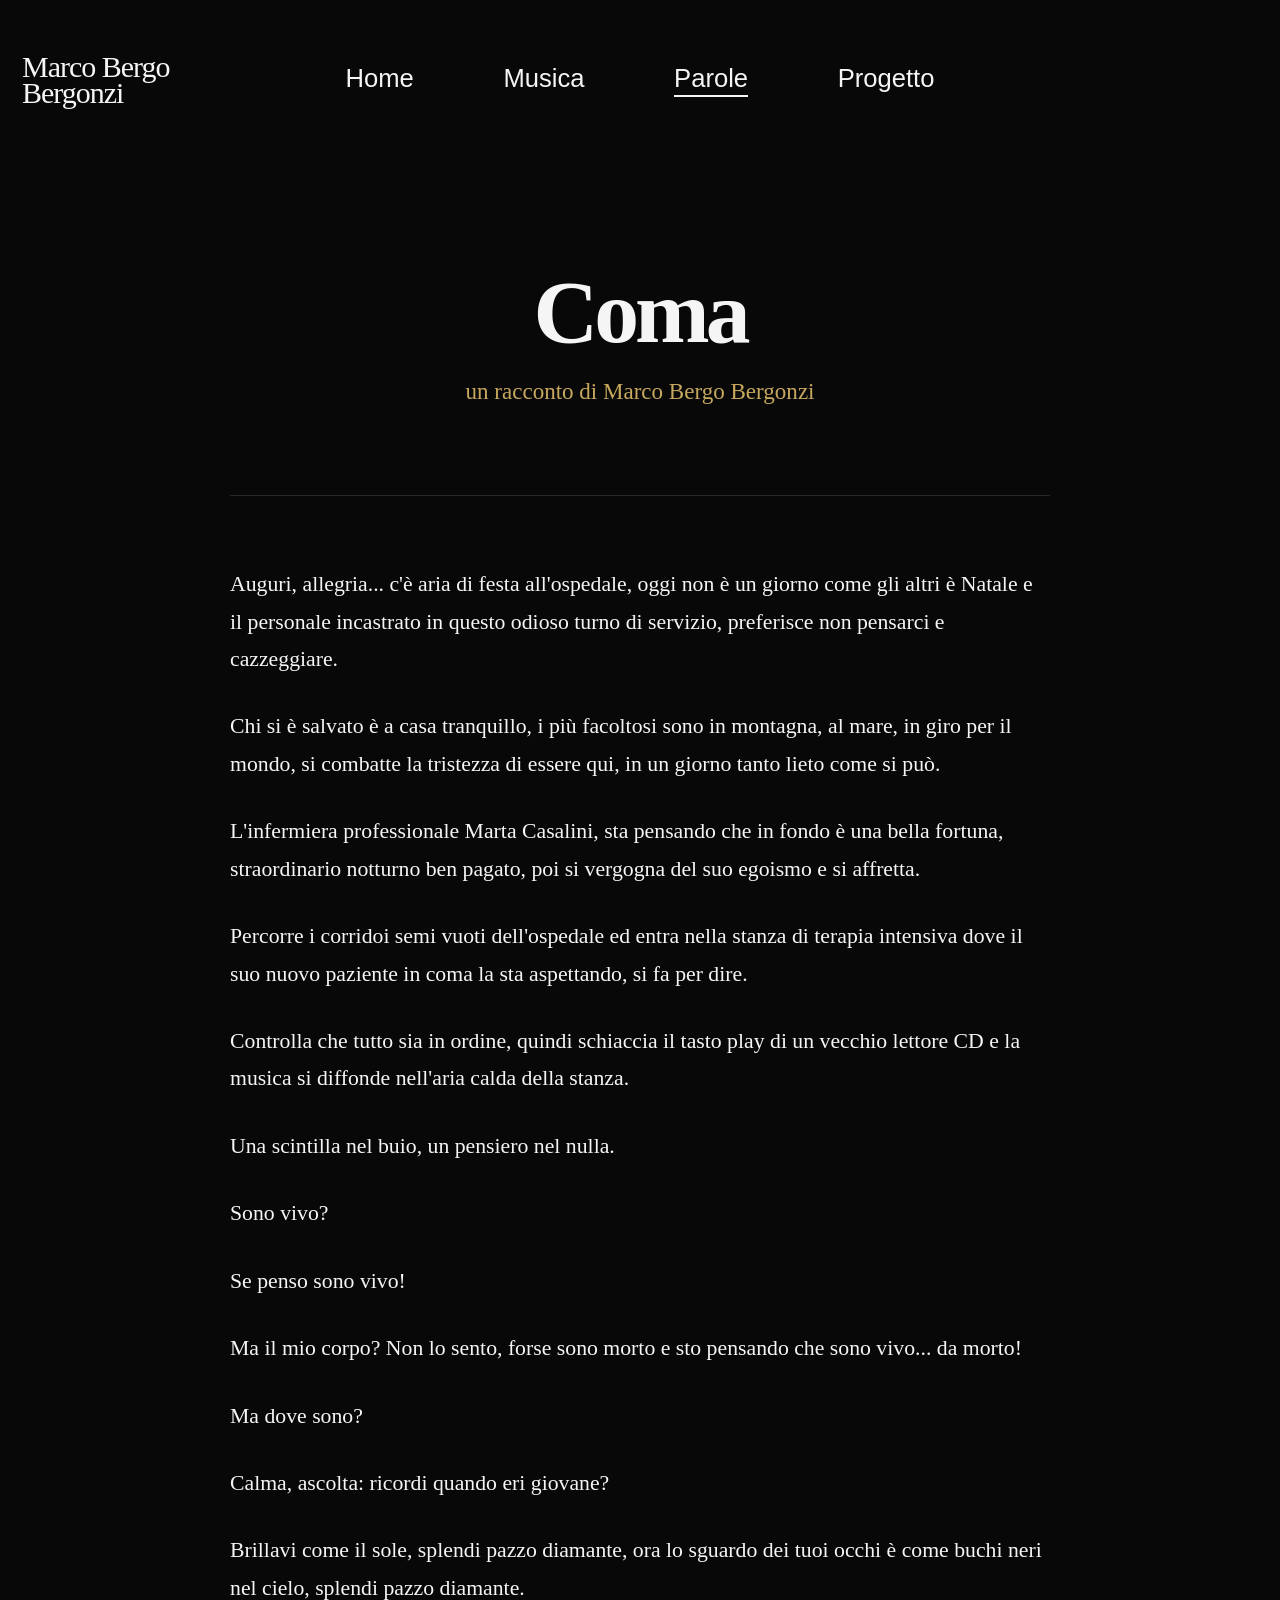
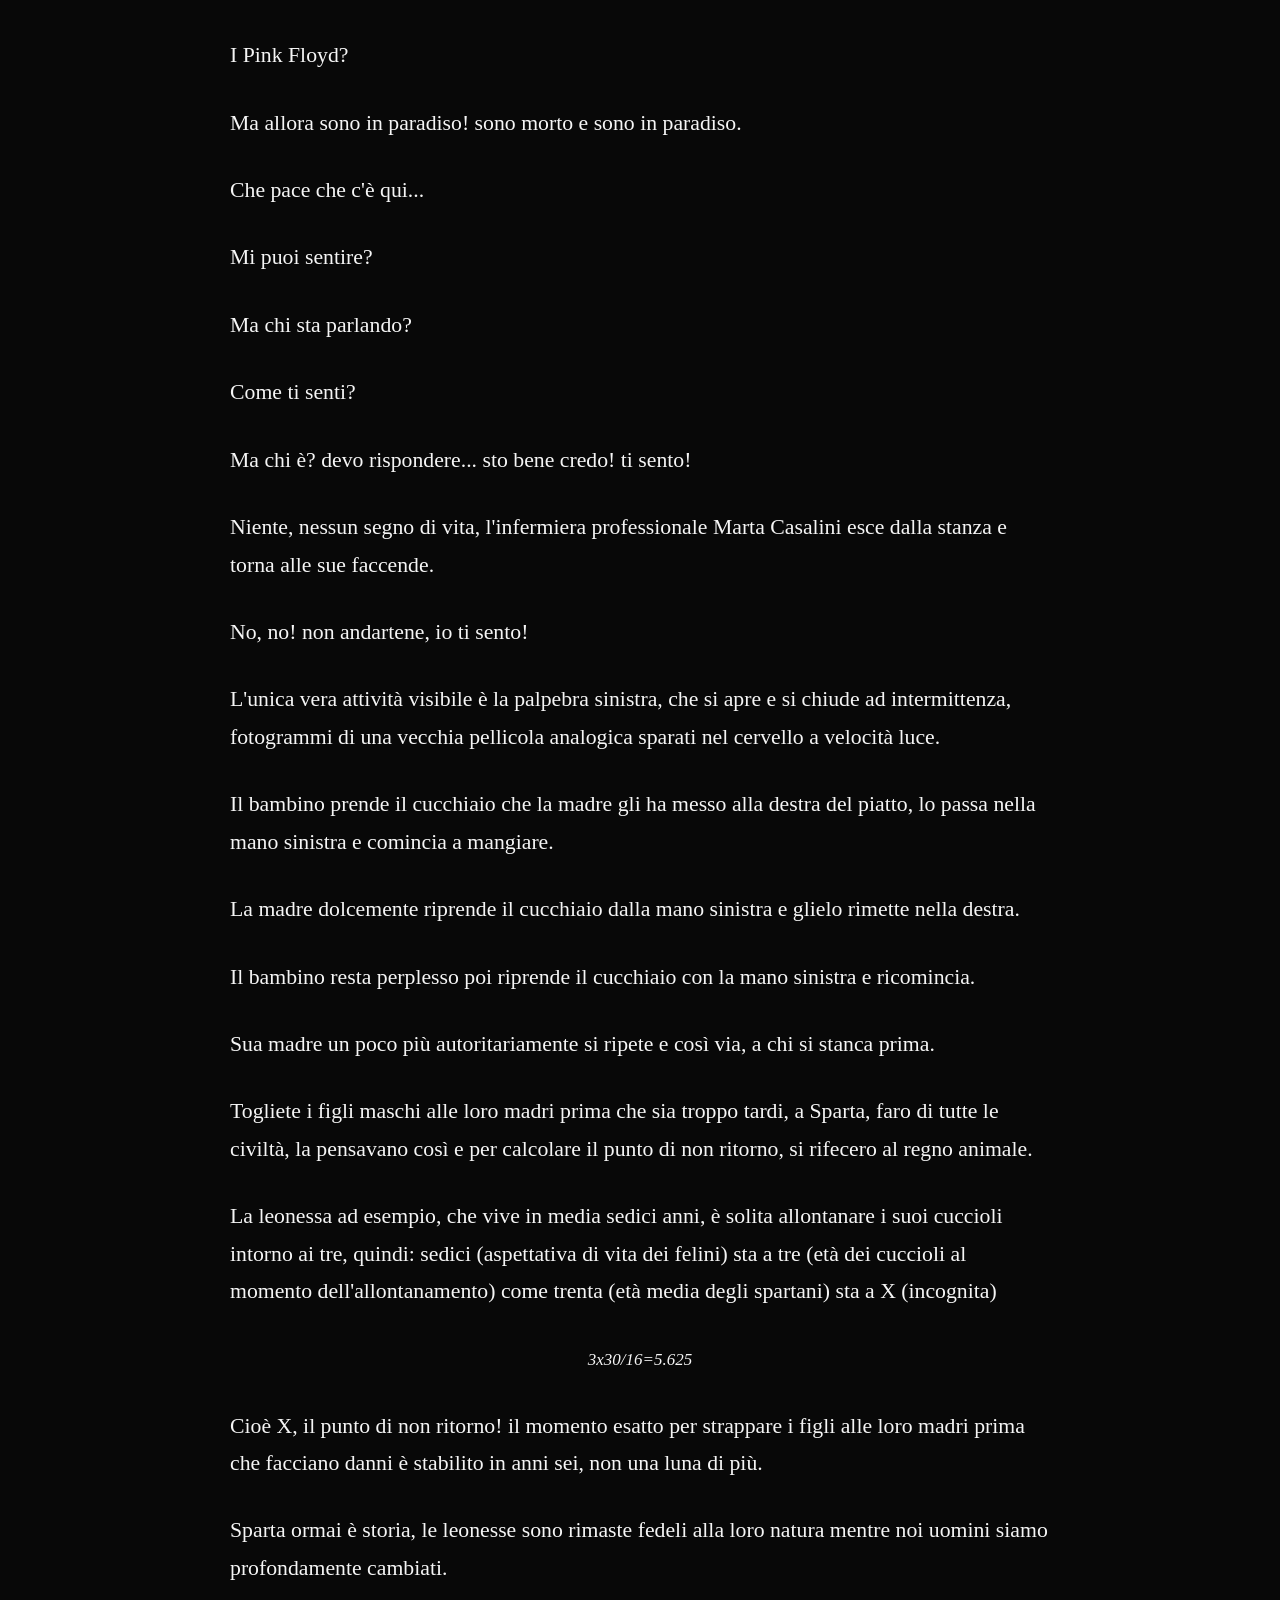
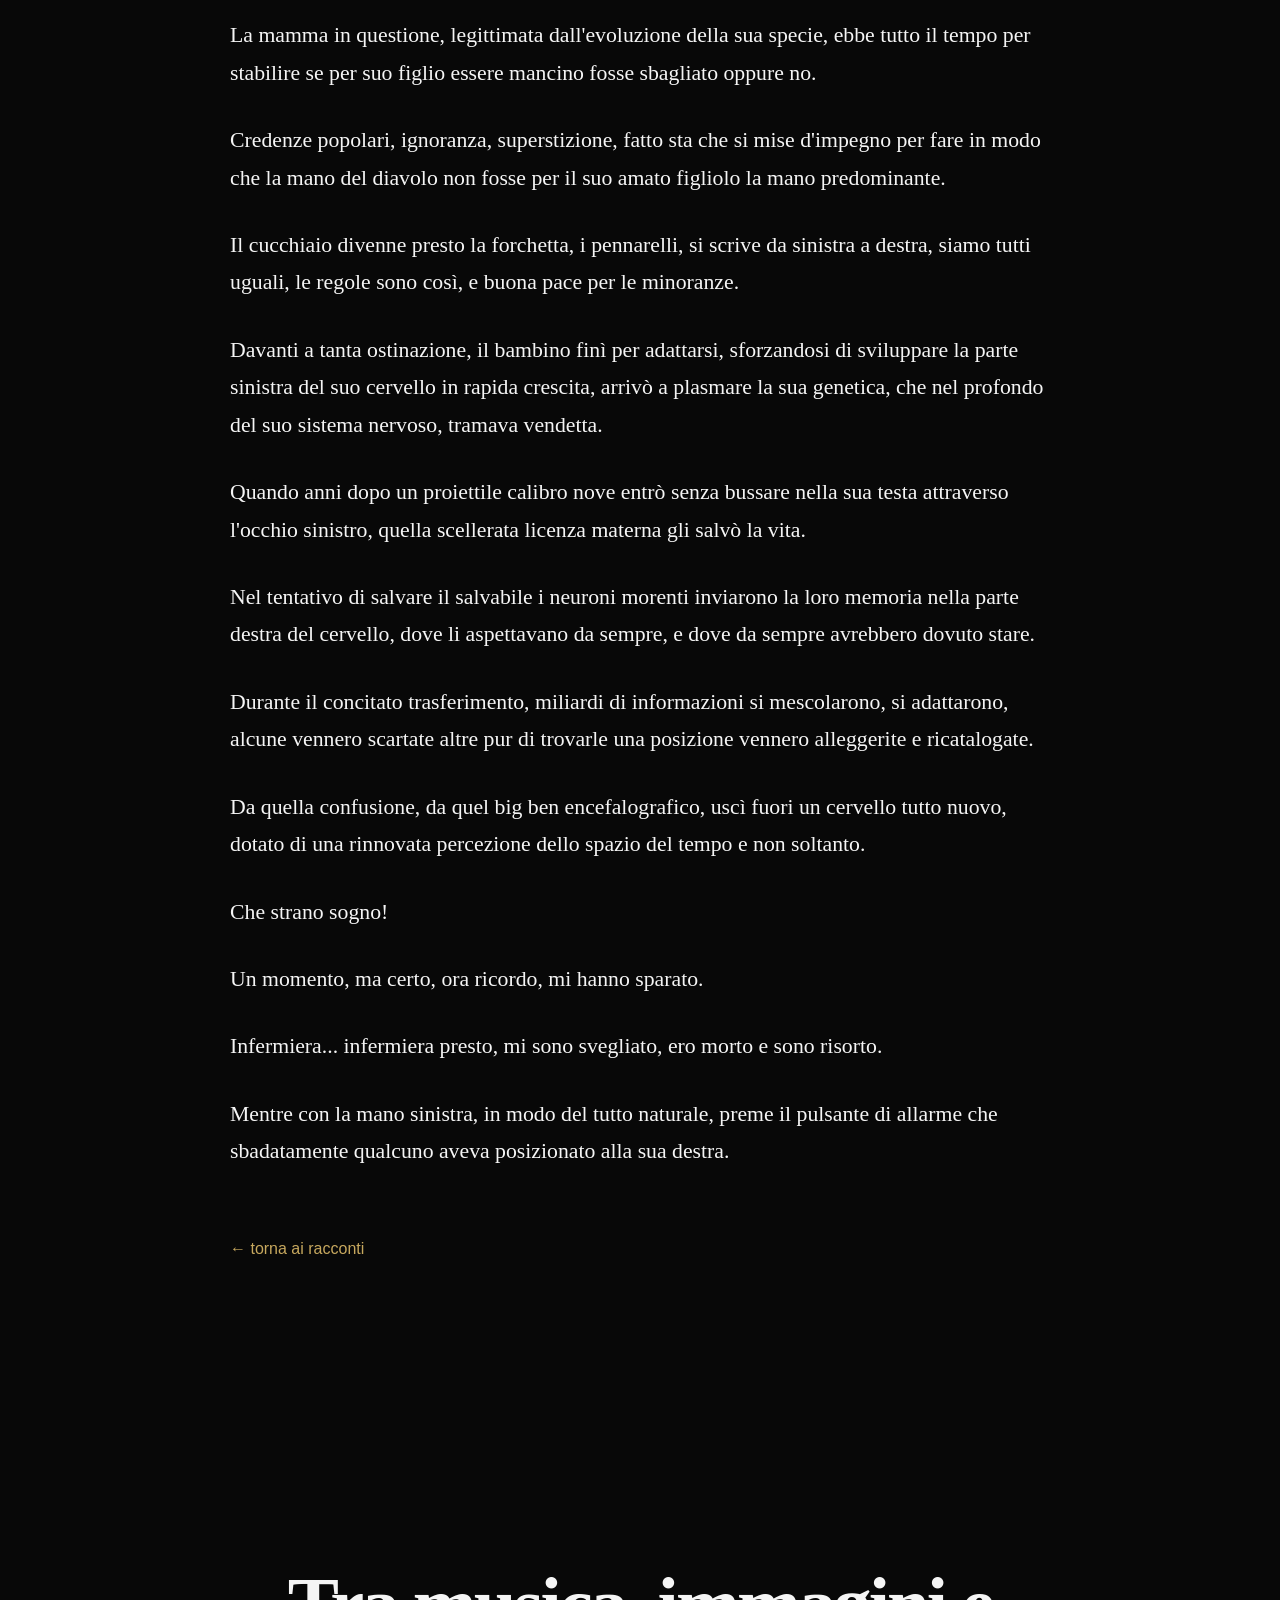
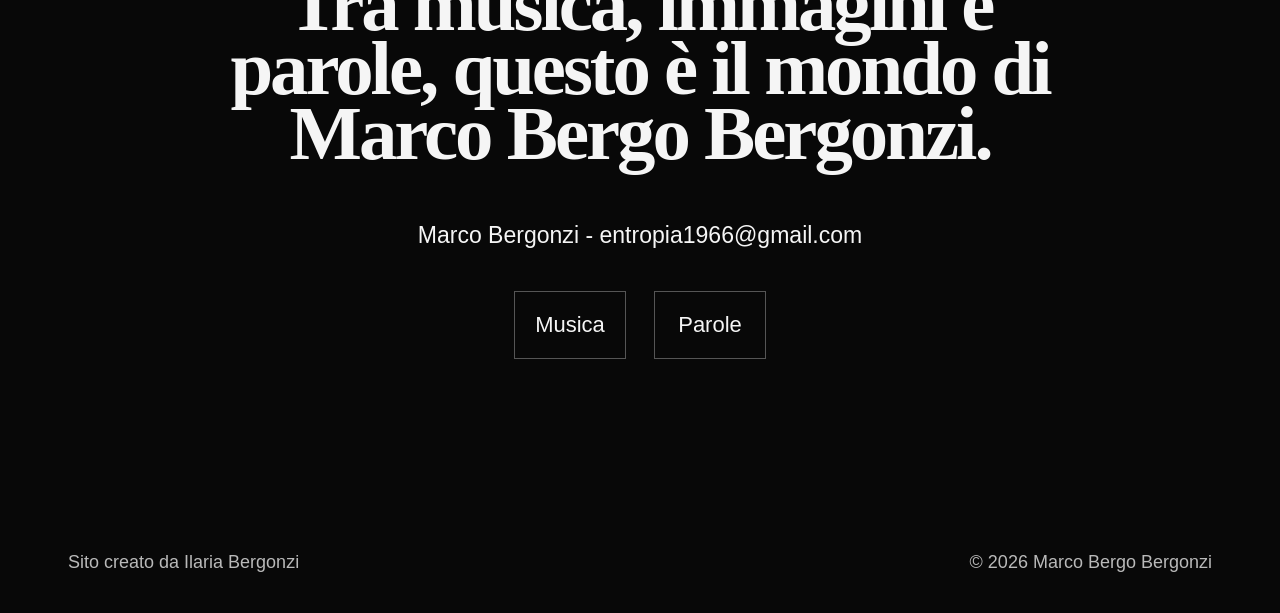
<file: coma.html>
<!DOCTYPE html>
<html lang="it">
<head>
  <meta charset="UTF-8">
  <meta name="viewport" content="width=device-width, initial-scale=1.0">
  <meta name="description" content="L'isola, un racconto di Marco Bergo Bergonzi.">
  <title>Coma | Marco Bergo Bergonzi</title>
  <link rel="stylesheet" href="style-v9.css">
</head>
<body>

  <header class="site-header">
    <a class="brand" href="index.html" aria-label="Marco Bergo Bergonzi - Home">
      <span>Marco Bergo</span>
      <span>Bergonzi</span>
    </a>

    <nav class="main-nav" aria-label="Navigazione principale">
      <a href="index.html">Home</a>
      <a href="musica.html">Musica</a>
      <a class="active" href="parole.html">Parole</a>
      <a href="progetto.html">Progetto</a>
    </nav>
  </header>

  <main class="story-page">
    <section class="story-hero">
      <h1>Coma</h1>
      <p class="story-byline">un racconto di Marco Bergo Bergonzi</p>
    </section>

    <article class="story-body">
      <p>Auguri, allegria... c'è aria di festa all'ospedale, oggi non è un giorno come gli altri è Natale e il personale incastrato in questo odioso turno di servizio, preferisce non pensarci e cazzeggiare.</p>
      <p>Chi si è salvato è a casa tranquillo, i più facoltosi sono in montagna, al mare, in giro per il mondo, si combatte la tristezza di essere qui, in un giorno tanto lieto come si può.</p>
      <p>L'infermiera professionale Marta Casalini, sta pensando che in fondo è una bella fortuna, straordinario notturno ben pagato, poi si vergogna del suo egoismo e si affretta.</p>
      <p>Percorre i corridoi semi vuoti dell'ospedale ed entra nella stanza di terapia intensiva dove il suo nuovo paziente in coma la sta aspettando, si fa per dire.</p>
      <p>Controlla che tutto sia in ordine, quindi schiaccia il tasto play di un vecchio lettore CD e la musica si diffonde nell'aria calda della stanza.</p>
      <p>Una scintilla nel buio, un pensiero nel nulla.</p>
      <p>Sono vivo?</p>
      <p>Se penso sono vivo!</p>
      <p>Ma il mio corpo? Non lo sento, forse sono morto e sto pensando che sono vivo... da morto!</p>
      <p>Ma dove sono?</p>
      <p>Calma, ascolta: ricordi quando eri giovane?</p>
      <p>Brillavi come il sole, splendi pazzo diamante, ora lo sguardo dei tuoi occhi è come buchi neri nel cielo, splendi pazzo diamante.</p>
      <p>I Pink Floyd?</p>
      <p>Ma allora sono in paradiso! sono morto e sono in paradiso.</p>
      <p>Che pace che c'è qui...</p>
      <p>Mi puoi sentire?</p>
      <p>Ma chi sta parlando?</p>
      <p>Come ti senti?</p>
      <p>Ma chi è? devo rispondere... sto bene credo! ti sento!</p>
      <p>Niente, nessun segno di vita, l'infermiera professionale Marta Casalini esce dalla stanza e torna alle sue faccende.</p>
      <p>No, no! non andartene, io ti sento!</p>
      <p>L'unica vera attività visibile è la palpebra sinistra, che si apre e si chiude ad intermittenza, fotogrammi di una vecchia pellicola analogica sparati nel cervello a velocità luce.</p>
      <p>Il bambino prende il cucchiaio che la madre gli ha messo alla destra del piatto, lo passa nella mano sinistra e comincia a mangiare.</p>
      <p>La madre dolcemente riprende il cucchiaio dalla mano sinistra e glielo rimette nella destra.</p>
      <p>Il bambino resta perplesso poi riprende il cucchiaio con la mano sinistra e ricomincia.</p>
      <p>Sua madre un poco più autoritariamente si ripete e così via, a chi si stanca prima.</p>
      <p>Togliete i figli maschi alle loro madri prima che sia troppo tardi, a Sparta, faro di tutte le civiltà, la pensavano così e per calcolare il punto di non ritorno, si rifecero al regno animale.</p>
      <p>La leonessa ad esempio, che vive in media sedici anni, è solita allontanare i suoi cuccioli intorno ai tre, quindi: sedici (aspettativa di vita dei felini) sta a tre (età dei cuccioli al momento dell'allontanamento) come trenta (età media degli spartani) sta a X (incognita)</p>
      <div class="story-dedication">
        3x30/16=5.625
      </div>
      <p>Cioè X, il punto di non ritorno! il momento esatto per strappare i figli alle loro madri prima che facciano danni è stabilito in anni sei, non una luna di più.</p>
      <p>Sparta ormai è storia, le leonesse sono rimaste fedeli alla loro natura mentre noi uomini siamo profondamente cambiati.</p>
      <p>La mamma in questione, legittimata dall'evoluzione della sua specie, ebbe tutto il tempo per stabilire se per suo figlio essere mancino fosse sbagliato oppure no.</p>
      <p>Credenze popolari, ignoranza, superstizione, fatto sta che si mise d'impegno per fare in modo che la mano del diavolo non fosse per il suo amato figliolo la mano predominante.</p>
      <p>Il cucchiaio divenne presto la forchetta, i pennarelli, si scrive da sinistra a destra, siamo tutti uguali, le regole sono così, e buona pace per le minoranze.</p>
      <p>Davanti a tanta ostinazione, il bambino finì per adattarsi, sforzandosi di sviluppare la parte sinistra del suo cervello in rapida crescita, arrivò a plasmare la sua genetica, che nel profondo del suo sistema nervoso, tramava vendetta.</p>
      <p>Quando anni dopo un proiettile calibro nove entrò senza bussare nella sua testa attraverso l'occhio sinistro, quella scellerata licenza materna gli salvò la vita.</p>
      <p>Nel tentativo di salvare il salvabile i neuroni morenti inviarono la loro memoria nella parte destra del cervello, dove li aspettavano da sempre, e dove da sempre avrebbero dovuto stare.</p>
      <p>Durante il concitato trasferimento, miliardi di informazioni si mescolarono, si adattarono, alcune vennero scartate altre pur di trovarle una posizione vennero alleggerite e ricatalogate.</p>
      <p>Da quella confusione, da quel big ben encefalografico, uscì fuori un cervello tutto nuovo, dotato di una rinnovata percezione dello spazio del tempo e non soltanto.</p>
      <p>Che strano sogno!</p>
      <p>Un momento, ma certo, ora ricordo, mi hanno sparato.</p>
      <p>Infermiera... infermiera presto, mi sono svegliato, ero morto e sono risorto.</p>
      <p>Mentre con la mano sinistra, in modo del tutto naturale, preme il pulsante di allarme che sbadatamente qualcuno aveva posizionato alla sua destra.</p>
      <a class="story-back" href="parole.html">← torna ai racconti</a>
    </article>
  </main>

  <section class="intro closing-section">
    <div class="intro-inner">
      <h2 class="closing-title">
        Tra musica, immagini e<br>
        parole, questo è il mondo di<br>
        Marco Bergo Bergonzi.
      </h2>

      <p class="contact">
        Marco Bergonzi - <a href="mailto:entropia1966@gmail.com">entropia1966@gmail.com</a>
      </p>

      <div class="cta-group">
        <a class="cta" href="musica.html">Musica</a>
        <a class="cta" href="parole.html">Parole</a>
      </div>
    </div>
  </section>

  <footer class="site-footer">
    <p>Sito creato da Ilaria Bergonzi</p>
    <p>© 2026 Marco Bergo Bergonzi</p>
  </footer>

</body>
</html>
</file>
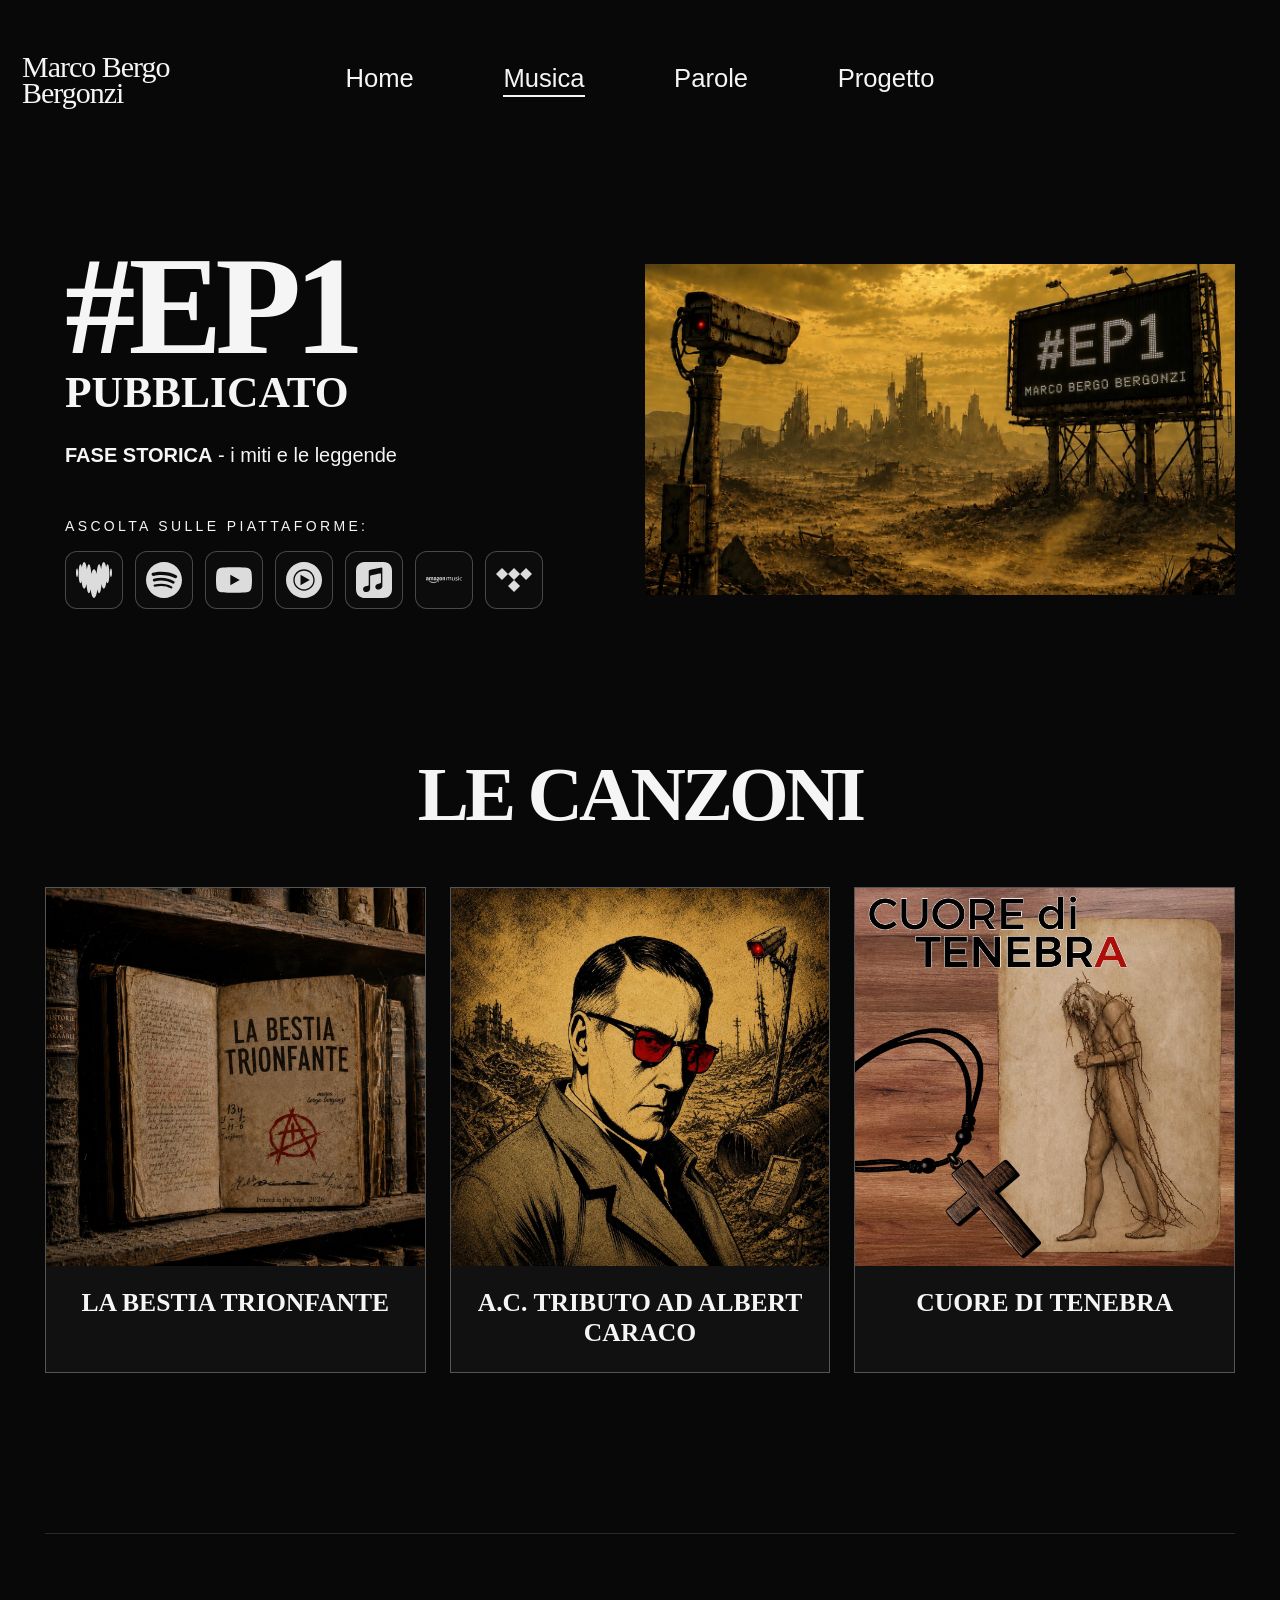
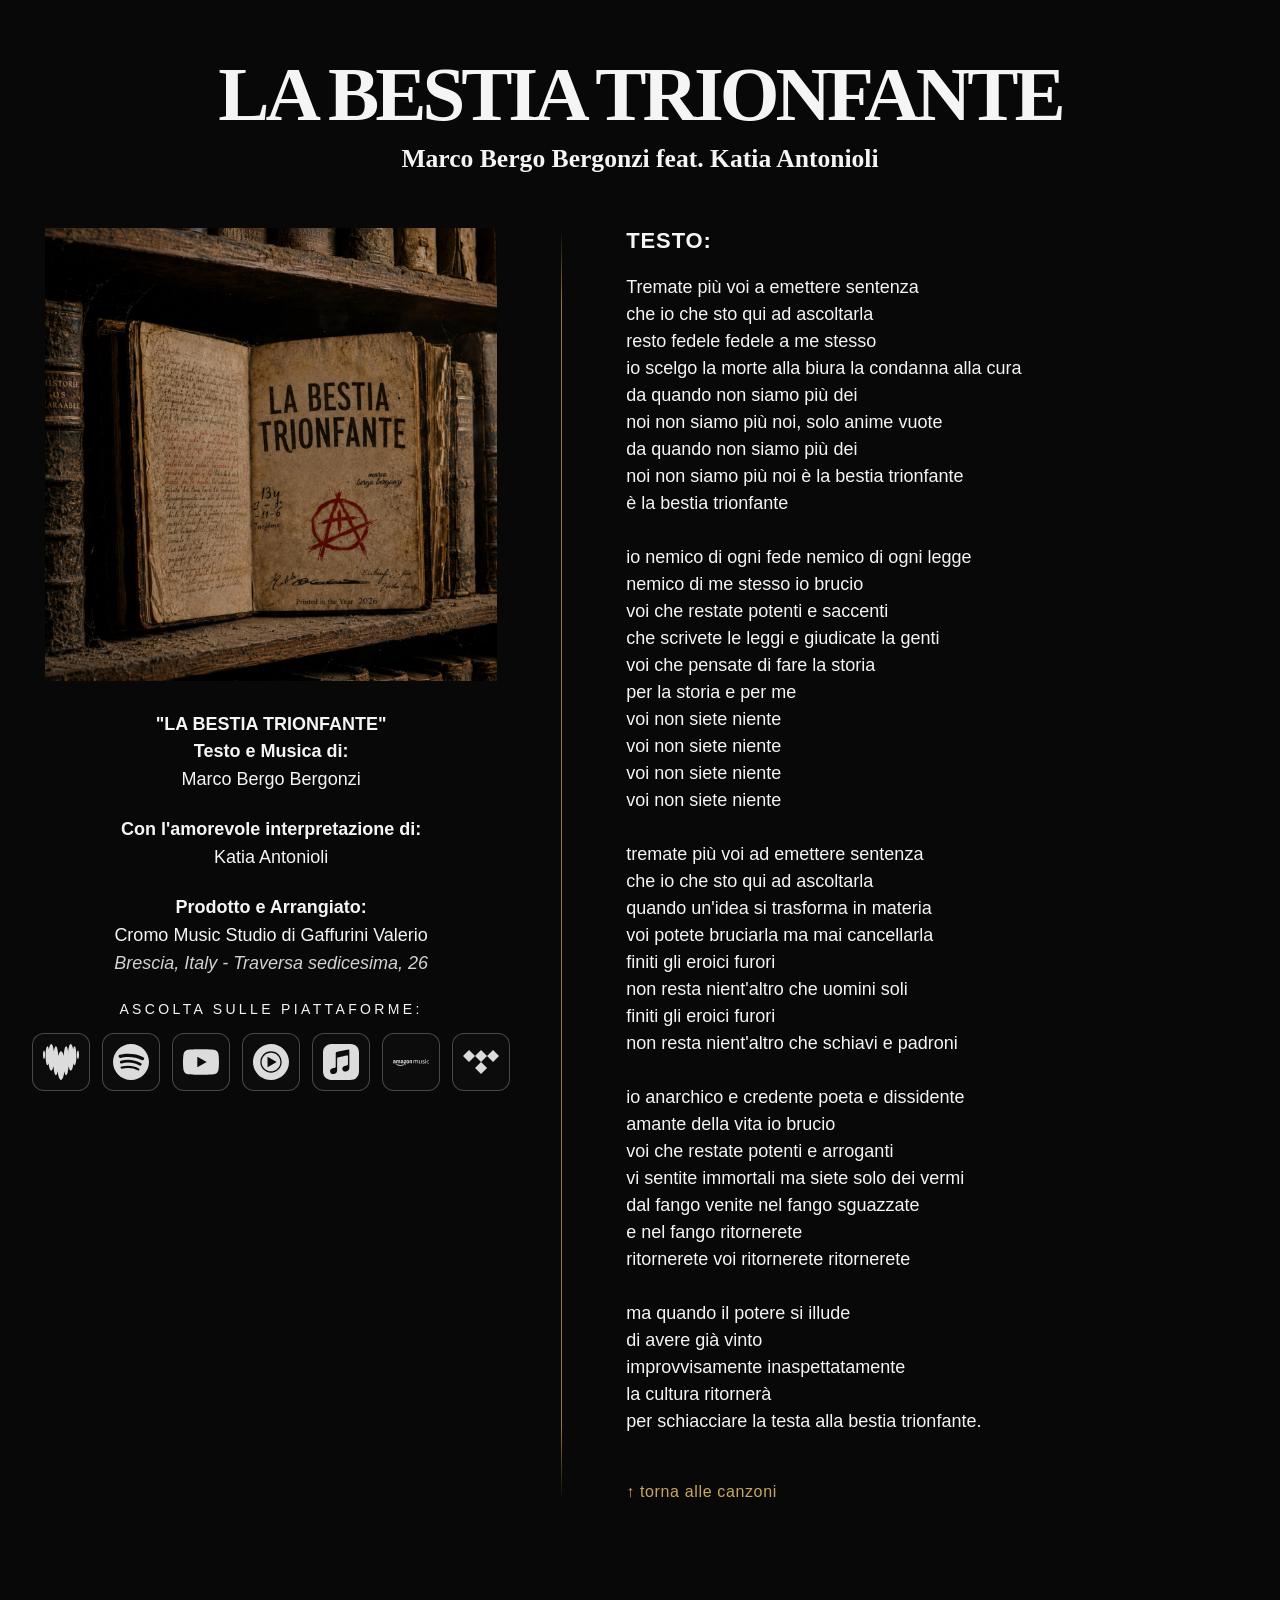
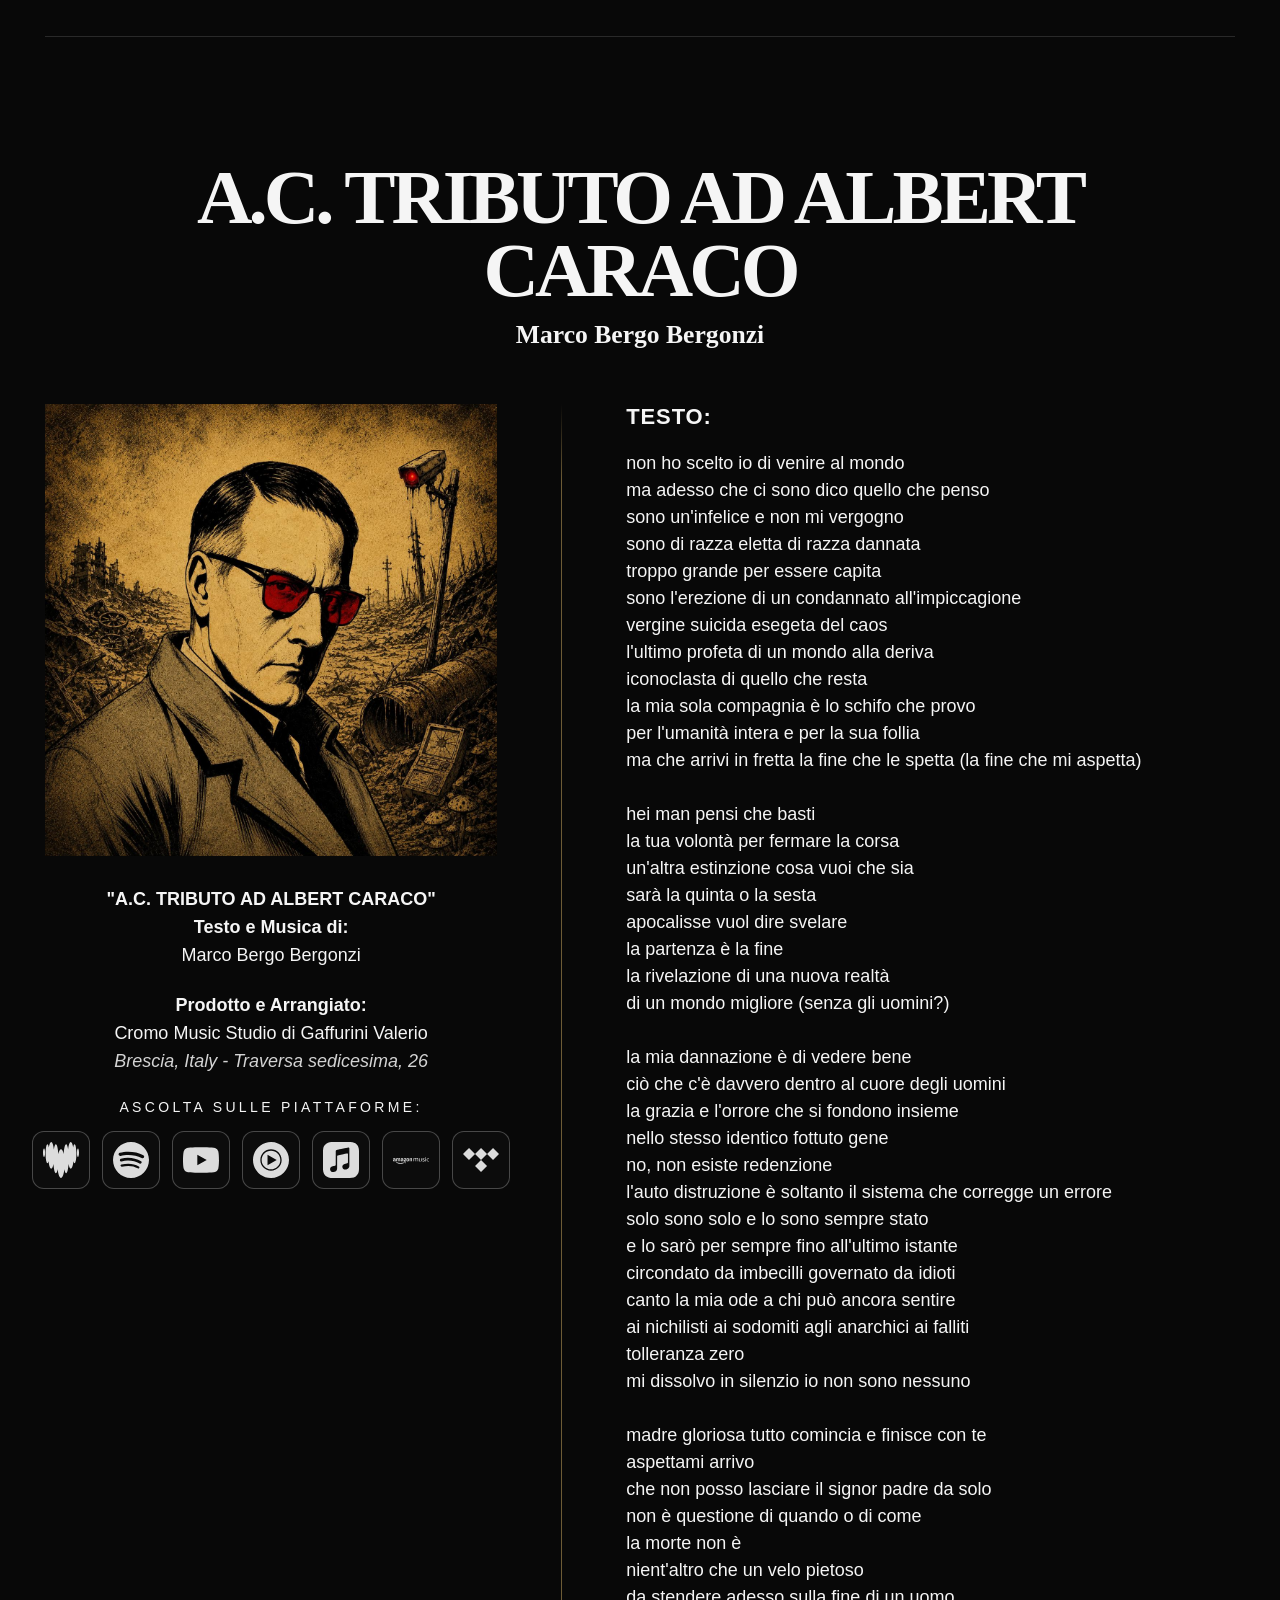
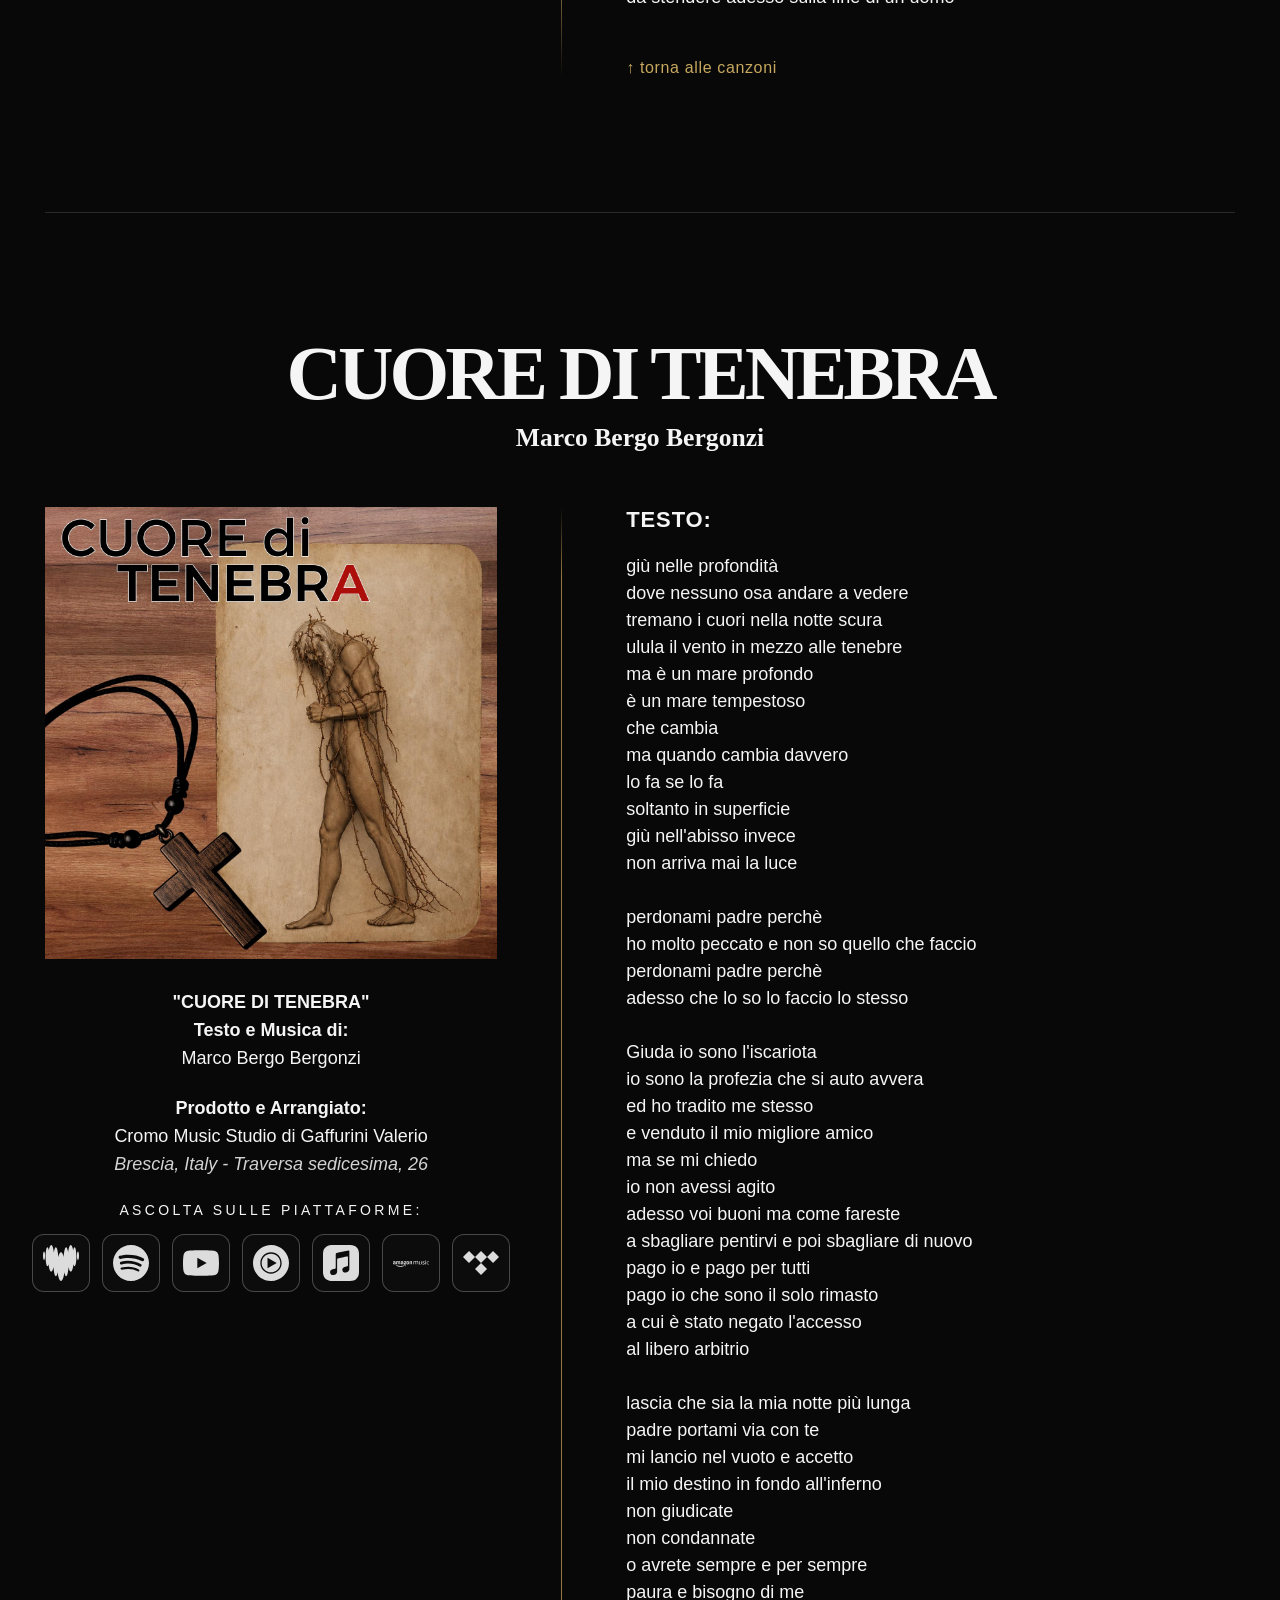
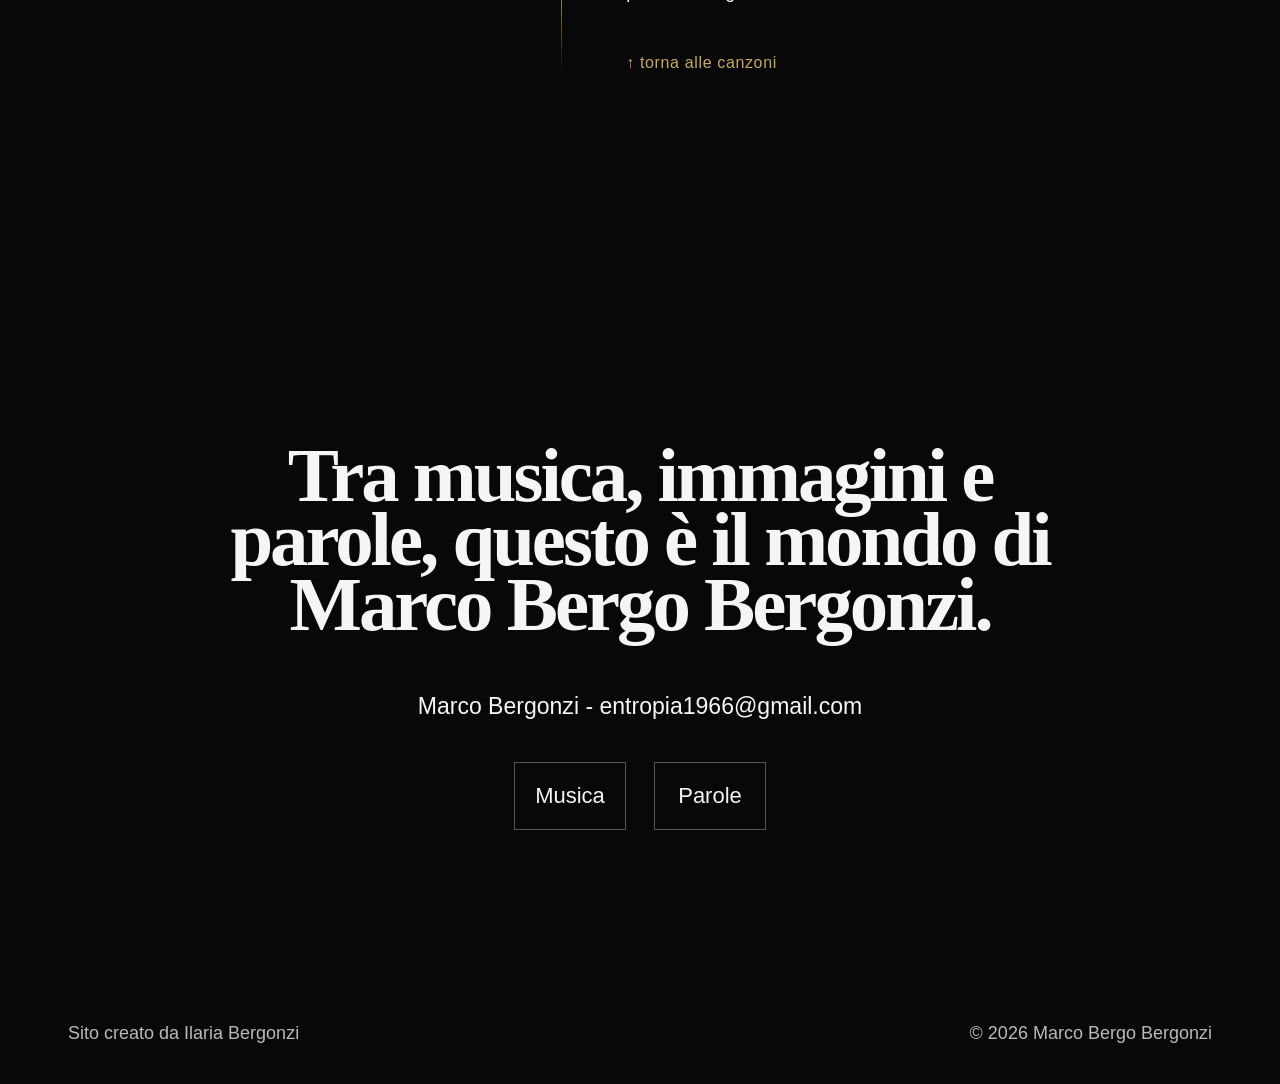
<file: ep1.html>
<!DOCTYPE html>
<html lang="it">
<head>
  <meta charset="UTF-8">
  <meta name="viewport" content="width=device-width, initial-scale=1.0">
  <meta name="description" content="EP1 di Marco Bergo Bergonzi: La Bestia Trionfante, A.C. Tributo ad Albert Caraco e Cuore di Tenebra.">
  <title>EP1 | Marco Bergo Bergonzi</title>
  <link rel="stylesheet" href="style-v9.css">
</head>
<body>

  <header class="site-header">
    <a class="brand" href="index.html" aria-label="Marco Bergo Bergonzi - Home">
      <span>Marco Bergo</span>
      <span>Bergonzi</span>
    </a>

    <nav class="main-nav" aria-label="Navigazione principale">
      <a href="index.html">Home</a>
      <a class="active" href="musica.html">Musica</a>
      <a href="parole.html">Parole</a>
      <a href="progetto.html">Progetto</a>
    </nav>
  </header>

  <main>
    <section class="ep1-hero">
        <div class="ep1-hero-copy">
            <h1 class="ep1-kicker">#EP1</h1>
            <h2 class="ep1-status">PUBBLICATO</h2>
            <p class="ep1-phase">
                <strong>FASE STORICA</strong> - i miti e le leggende
            </p>
            <div class="stacked-buttons">
                <div class="streaming-platforms">
                    <p class="streaming-title">
                        ascolta sulle piattaforme:
                    </p>
                    <div class="streaming-icons">
                        <a href="https://link.deezer.com/s/34mqjbg0VOZFvSjpo4pHH"
                           target="_blank"
                           rel="noopener noreferrer"
                           aria-label="Ascolta l’EP1 su Deezer">
                            <img src="deezer.svg" alt="Deezer">
                        </a>
                        <a href="https://open.spotify.com/album/5pb4AUZcKZ6Zli7dY5hD0t?si=Xly-tvTDTQClNzVzpXry3g"
                           target="_blank"
                           rel="noopener noreferrer"
                           aria-label="Ascolta l’EP1 su Spotify">
                            <img src="spotify.svg" alt="Spotify">
                        </a>
                        <a href="https://youtube.com/playlist?list=OLAK5uy_l21X4KNnpOaUcA3BHtjfAC8RJH81lMDWM&si=FvkovC4LfkTwFZuf"
                           target="_blank"
                           rel="noopener noreferrer"
                           aria-label="Ascolta l’EP1 su YouTube">
                            <img src="youtube.svg" alt="YouTube">
                        </a>
                        <a href="https://music.youtube.com/playlist?list=OLAK5uy_nxdj_2vAlhLS9cqBu5ZZZOWKx3qh5eubU&si=OvrNA-gGZbrIxyOW"
                           target="_blank"
                           rel="noopener noreferrer"
                           aria-label="Ascolta l’EP1 su YouTube Music">
                            <img src="youtube-music.svg" alt="YouTube Music">
                        </a>
                        <a href="https://music.apple.com/it/album/caos-single/6808185210"
                           target="_blank"
                           rel="noopener noreferrer"
                           aria-label="Ascolta l’EP1 su Apple Music">
                            <img src="apple-music.svg" alt="Apple Music">
                        </a>
                        <a href="https://music.amazon.it/albums/B0HHJJ28QV?ref=dm_sh_OuifOadcit0WpWq4zfbXyFv31"
                           target="_blank"
                           rel="noopener noreferrer"
                           aria-label="Ascolta l’EP1 su Amazon Music">
                            <img src="amazon-music.svg" alt="Amazon Music">
                        </a>
                        <a href="https://tidal.com/album/557672058/u"
                           target="_blank"
                           rel="noopener noreferrer"
                           aria-label="Ascolta l’EP1 su TIDAL">
                            <img src="tidal.svg" alt="TIDAL">
                        </a>
                    </div>
                </div>
            </div>
        </div>
        <div class="ep1-hero-image">
            <img src="ep1-feature.png" alt="EP1 di Marco Bergo Bergonzi">
        </div>
    </section>

    <section class="song-nav" id="canzoni">
      <h2>LE CANZONI</h2>

      <div class="song-nav-grid">
        <a class="song-nav-card" href="#la-bestia-trionfante">
          <div class="song-nav-image">
            <img src="la-bestia-trionfante.jpg" alt="La Bestia Trionfante">
          </div>
          <span>LA BESTIA TRIONFANTE</span>
        </a>

        <a class="song-nav-card" href="#albert-caraco">
          <div class="song-nav-image">
            <img src="albert-caraco.jpg" alt="A.C. Tributo ad Albert Caraco">
          </div>
          <span>A.C. TRIBUTO AD ALBERT CARACO</span>
        </a>

        <a class="song-nav-card" href="#cuore-di-tenebra">
          <div class="song-nav-image">
            <img src="cuore-di-tenebra.jpg" alt="Cuore di Tenebra">
          </div>
          <span>CUORE DI TENEBRA</span>
        </a>
      </div>
    </section>

    <section class="song-section" id="la-bestia-trionfante">
      <div class="song-heading">
        <h2>LA BESTIA TRIONFANTE</h2>
        <p>Marco Bergo Bergonzi feat. Katia Antonioli</p>
      </div>

      <div class="song-layout">
        <div>
          <div class="song-art">
            <img src="la-bestia-trionfante.jpg" alt="Copertina La Bestia Trionfante">
          </div>

        <div class="song-meta">
            <p>
                <strong>"LA BESTIA TRIONFANTE"</strong><br>
                <strong>Testo e Musica di:</strong><br>
                Marco Bergo Bergonzi
            </p>
            <p>
                <strong>Con l'amorevole interpretazione di:</strong><br>
                Katia Antonioli
            </p>
            <p>
                <strong>Prodotto e Arrangiato:</strong><br>
                Cromo Music Studio di Gaffurini Valerio<br>
                <em>Brescia, Italy - Traversa sedicesima, 26</em>
            </p>
            <div class="streaming-platforms streaming-platforms-center">
                <p class="streaming-title">
                    ascolta sulle piattaforme:
                </p>
                <div class="streaming-icons">
                    <a href="https://link.deezer.com/s/34mqlquKM8uF26w3F5Jq2"
                       target="_blank"
                       rel="noopener noreferrer"
                       aria-label="Ascolta La Bestia Trionfante su Deezer">
                        <img src="deezer.svg" alt="Deezer">
                    </a>
                    <a href="https://open.spotify.com/track/4LNqViQxq1dYhtaLJcmbPT?si=9r4diSAaR_qEOTrczed0DQ"
                       target="_blank"
                       rel="noopener noreferrer"
                       aria-label="Ascolta La Bestia Trionfante su Spotify">
                        <img src="spotify.svg" alt="Spotify">
                    </a>
                    <a href="https://youtu.be/-8p_AFDz01k?is=DszVAyaw3Dc7D4an"
                       target="_blank"
                       rel="noopener noreferrer"
                       aria-label="Ascolta La Bestia Trionfante su YouTube">
                        <img src="youtube.svg" alt="YouTube">
                    </a>
                    <a href="https://music.youtube.com/watch?v=-8p_AFDz01k&si=hv4FM4aqfWrpUZXm"
                       target="_blank"
                       rel="noopener noreferrer"
                       aria-label="Ascolta La Bestia Trionfante su YouTube Music">
                        <img src="youtube-music.svg" alt="YouTube Music">
                    </a>
                    <a href="https://music.apple.com/it/album/la-bestia-trionfante-feat-katia-antonioli/6808185210?i=6808185681"
                       target="_blank"
                       rel="noopener noreferrer"
                       aria-label="Ascolta La Bestia Trionfante su Apple Music">
                        <img src="apple-music.svg" alt="Apple Music">
                    </a>
                    <a href="https://music.amazon.it/albums/B0HHJJ28QV?do=play&trackAsin=B0HHJD876W&ts=1789050523&ref=dm_sh_aXDRX4UsiqISg53unHSalxgPu"
                       target="_blank"
                       rel="noopener noreferrer"
                       aria-label="Ascolta La Bestia Trionfante su Amazon Music">
                        <img src="amazon-music.svg" alt="Amazon Music">
                    </a>
                    <a href="https://tidal.com/track/557672061/u"
                       target="_blank"
                       rel="noopener noreferrer"
                       aria-label="Ascolta La Bestia Trionfante su TIDAL">
                        <img src="tidal.svg" alt="TIDAL">
                    </a>
                </div>
            </div>
        </div>
        </div>

        <div class="song-rule" aria-hidden="true"></div>

        <div class="lyrics">
          <h3>TESTO:</h3>
          <p class="lyrics-text">Tremate più voi a emettere sentenza
che io che sto qui ad ascoltarla
resto fedele fedele a me stesso
io scelgo la morte alla biura la condanna alla cura
da quando non siamo più dei
noi non siamo più noi, solo anime vuote
da quando non siamo più dei
noi non siamo più noi è la bestia trionfante
è la bestia trionfante

io nemico di ogni fede nemico di ogni legge
nemico di me stesso io brucio
voi che restate potenti e saccenti
che scrivete le leggi e giudicate la genti
voi che pensate di fare la storia
per la storia e per me
voi non siete niente
voi non siete niente
voi non siete niente
voi non siete niente

tremate più voi ad emettere sentenza
che io che sto qui ad ascoltarla
quando un'idea si trasforma in materia
voi potete bruciarla ma mai cancellarla
finiti gli eroici furori
non resta nient'altro che uomini soli
finiti gli eroici furori
non resta nient'altro che schiavi e padroni

io anarchico e credente poeta e dissidente
amante della vita io brucio
voi che restate potenti e arroganti
vi sentite immortali ma siete solo dei vermi
dal fango venite nel fango sguazzate
e nel fango ritornerete
ritornerete voi ritornerete ritornerete

ma quando il potere si illude
di avere già vinto
improvvisamente inaspettatamente
la cultura ritornerà
per schiacciare la testa alla bestia trionfante.</p>
          <a class="back-to-songs" href="#canzoni">↑ torna alle canzoni</a>
        </div>
      </div>
    </section>

    <section class="song-section alt" id="albert-caraco">
      <div class="song-heading">
        <h2>A.C. TRIBUTO AD ALBERT CARACO</h2>
        <p>Marco Bergo Bergonzi</p>
      </div>
          
          <div class="song-layout">
              <div>
                  <div class="song-art">
                      <img src="albert-caraco.jpg"
                           alt="Copertina A.C. Tributo ad Albert Caraco">
                  </div>
                  <div class="song-meta">
                      <p>
                          <strong>"A.C. TRIBUTO AD ALBERT CARACO"</strong><br>
                          <strong>Testo e Musica di:</strong><br>
                          Marco Bergo Bergonzi
                      </p>
                      <p>
                          <strong>Prodotto e Arrangiato:</strong><br>
                          Cromo Music Studio di Gaffurini Valerio<br>
                          <em>Brescia, Italy - Traversa sedicesima, 26</em>
                      </p>
                      <div class="streaming-platforms streaming-platforms-center">
                          <p class="streaming-title">
                              ascolta sulle piattaforme:
                          </p>
                          <div class="streaming-icons">
                              <a href="https://link.deezer.com/s/34mqkso5IE4ZD2TCppKNT"
                                 target="_blank"
                                 rel="noopener noreferrer"
                                 aria-label="Ascolta A.C. Tributo ad Albert Caraco su Deezer">
                                  <img src="deezer.svg" alt="Deezer">
                              </a>
                              <a href="https://open.spotify.com/track/2WGeuOsgSoNQtBWc8exaNH?si=pOKV4XC3QtCxSy1FjyfBEw"
                                 target="_blank"
                                 rel="noopener noreferrer"
                                 aria-label="Ascolta A.C. Tributo ad Albert Caraco su Spotify">
                                  <img src="spotify.svg" alt="Spotify">
                              </a>
                              <a href="https://youtu.be/m4MhTTjVtHg?is=k6m2eQVrh8YW4x2f"
                                 target="_blank"
                                 rel="noopener noreferrer"
                                 aria-label="Ascolta A.C. Tributo ad Albert Caraco su YouTube">
                                  <img src="youtube.svg" alt="YouTube">
                              </a>
                              <a href="https://music.youtube.com/watch?v=m4MhTTjVtHg&si=sQTYmcf4FtsfDP_X"
                                 target="_blank"
                                 rel="noopener noreferrer"
                                 aria-label="Ascolta A.C. Tributo ad Albert Caraco su YouTube Music">
                                  <img src="youtube-music.svg" alt="YouTube Music">
                              </a>
                              <a href="https://music.apple.com/it/album/a-c-tributo-ad-albert-caraco/6808185210?i=6808185215"
                                 target="_blank"
                                 rel="noopener noreferrer"
                                 aria-label="Ascolta A.C. Tributo ad Albert Caraco su Apple Music">
                                  <img src="apple-music.svg" alt="Apple Music">
                              </a>
                              <a href="https://music.amazon.it/albums/B0HHJJ28QV?do=play&trackAsin=B0HHJF57B4&ts=1789050492&ref=dm_sh_udmQh68uDwAVSuDY7pQsDreUA"
                                 target="_blank"
                                 rel="noopener noreferrer"
                                 aria-label="Ascolta A.C. Tributo ad Albert Caraco su Amazon Music">
                                  <img src="amazon-music.svg" alt="Amazon Music">
                              </a>
                              <a href="https://tidal.com/track/557672059/u"
                                 target="_blank"
                                 rel="noopener noreferrer"
                                 aria-label="Ascolta A.C. Tributo ad Albert Caraco su TIDAL">
                                  <img src="tidal.svg" alt="TIDAL">
                              </a>
                          </div>
                      </div>
                  </div>
              </div>

        <div class="song-rule" aria-hidden="true"></div>

        <div class="lyrics">
          <h3>TESTO:</h3>
          <p class="lyrics-text">non ho scelto io di venire al mondo
ma adesso che ci sono dico quello che penso
sono un'infelice e non mi vergogno
sono di razza eletta di razza dannata
troppo grande per essere capita
sono l'erezione di un condannato all'impiccagione
vergine suicida esegeta del caos
l'ultimo profeta di un mondo alla deriva
iconoclasta di quello che resta
la mia sola compagnia è lo schifo che provo
per l'umanità intera e per la sua follia
ma che arrivi in fretta la fine che le spetta (la fine che mi aspetta)

hei man pensi che basti
la tua volontà per fermare la corsa
un'altra estinzione cosa vuoi che sia
sarà la quinta o la sesta
apocalisse vuol dire svelare
la partenza è la fine
la rivelazione di una nuova realtà
di un mondo migliore (senza gli uomini?)

la mia dannazione è di vedere bene
ciò che c'è davvero dentro al cuore degli uomini
la grazia e l'orrore che si fondono insieme
nello stesso identico fottuto gene
no, non esiste redenzione
l'auto distruzione è soltanto il sistema che corregge un errore
solo sono solo e lo sono sempre stato
e lo sarò per sempre fino all'ultimo istante
circondato da imbecilli governato da idioti
canto la mia ode a chi può ancora sentire
ai nichilisti ai sodomiti agli anarchici ai falliti
tolleranza zero
mi dissolvo in silenzio io non sono nessuno

madre gloriosa tutto comincia e finisce con te
aspettami arrivo
che non posso lasciare il signor padre da solo
non è questione di quando o di come
la morte non è
nient'altro che un velo pietoso
da stendere adesso sulla fine di un uomo</p>
          <a class="back-to-songs" href="#canzoni">↑ torna alle canzoni</a>
        </div>
      </div>
    </section>

    <section class="song-section" id="cuore-di-tenebra">
      <div class="song-heading">
        <h2>CUORE DI TENEBRA</h2>
        <p>Marco Bergo Bergonzi</p>
      </div>

      <div class="song-layout">
          <div>
              <div class="song-art">
                  <img src="cuore-di-tenebra.jpg"
                       alt="Copertina Cuore di Tenebra">
              </div>
              <div class="song-meta">
                  <p>
                      <strong>"CUORE DI TENEBRA"</strong><br>
                      <strong>Testo e Musica di:</strong><br>
                      Marco Bergo Bergonzi
                  </p>
                  <p>
                      <strong>Prodotto e Arrangiato:</strong><br>
                      Cromo Music Studio di Gaffurini Valerio<br>
                      <em>Brescia, Italy - Traversa sedicesima, 26</em>
                  </p>
                  <div class="streaming-platforms streaming-platforms-center">
                      <p class="streaming-title">
                          ascolta sulle piattaforme:
                      </p>
                      <div class="streaming-icons">
                          <a href="https://link.deezer.com/s/34mqkR1pujn6M6T9V2LvA"
                             target="_blank"
                             rel="noopener noreferrer"
                             aria-label="Ascolta Cuore di Tenebra su Deezer">
                              <img src="deezer.svg" alt="Deezer">
                          </a>
                          <a href="https://open.spotify.com/track/0ZL3ut3qtbgEWaORJLvUpG?si=FaL4dZ-bQFCtKl6_CsIIVg"
                             target="_blank"
                             rel="noopener noreferrer"
                             aria-label="Ascolta Cuore di Tenebra su Spotify">
                              <img src="spotify.svg" alt="Spotify">
                          </a>
                          <a href="https://youtu.be/wlLxfDNTYLQ?is=ruzMALqm4vEghzVi"
                             target="_blank"
                             rel="noopener noreferrer"
                             aria-label="Ascolta Cuore di Tenebra su YouTube">
                              <img src="youtube.svg" alt="YouTube">
                          </a>
                          <a href="https://music.youtube.com/watch?v=wlLxfDNTYLQ&si=I8ECI0aaBI2ZkL25"
                             target="_blank"
                             rel="noopener noreferrer"
                             aria-label="Ascolta Cuore di Tenebra su YouTube Music">
                              <img src="youtube-music.svg" alt="YouTube Music">
                          </a>
                          <a href="https://music.apple.com/it/album/cuore-di-tenebra/6808185210?i=6808185677"
                             target="_blank"
                             rel="noopener noreferrer"
                             aria-label="Ascolta Cuore di Tenebra su Apple Music">
                              <img src="apple-music.svg" alt="Apple Music">
                          </a>
                          <a href="https://music.amazon.it/albums/B0HHJJ28QV?do=play&trackAsin=B0HHJ3RC6V&ts=1789050511&ref=dm_sh_sWmdwNe2xWohf8QPP2c03mrNq"
                             target="_blank"
                             rel="noopener noreferrer"
                             aria-label="Ascolta Cuore di Tenebra su Amazon Music">
                              <img src="amazon-music.svg" alt="Amazon Music">
                          </a>
                          <a href="https://tidal.com/track/557672060/u"
                             target="_blank"
                             rel="noopener noreferrer"
                             aria-label="Ascolta Cuore di Tenebra su TIDAL">
                              <img src="tidal.svg" alt="TIDAL">
                          </a>
                      </div>
                  </div>
              </div>
          </div>

        <div class="song-rule" aria-hidden="true"></div>

        <div class="lyrics">
          <h3>TESTO:</h3>
          <p class="lyrics-text">giù nelle profondità
dove nessuno osa andare a vedere
tremano i cuori nella notte scura
ulula il vento in mezzo alle tenebre
ma è un mare profondo
è un mare tempestoso
che cambia
ma quando cambia davvero
lo fa se lo fa
soltanto in superficie
giù nell'abisso invece
non arriva mai la luce

perdonami padre perchè
ho molto peccato e non so quello che faccio
perdonami padre perchè
adesso che lo so lo faccio lo stesso

Giuda io sono l'iscariota
io sono la profezia che si auto avvera
ed ho tradito me stesso
e venduto il mio migliore amico
ma se mi chiedo
io non avessi agito
adesso voi buoni ma come fareste
a sbagliare pentirvi e poi sbagliare di nuovo
pago io e pago per tutti
pago io che sono il solo rimasto
a cui è stato negato l'accesso
al libero arbitrio

lascia che sia la mia notte più lunga
padre portami via con te
mi lancio nel vuoto e accetto
il mio destino in fondo all'inferno
non giudicate
non condannate
o avrete sempre e per sempre
paura e bisogno di me</p>
          <a class="back-to-songs" href="#canzoni">↑ torna alle canzoni</a>
        </div>
      </div>
    </section>

    <section class="intro closing-section">
      <div class="intro-inner">
        <h2 class="closing-title">
          Tra musica, immagini e<br>
          parole, questo è il mondo di<br>
          Marco Bergo Bergonzi.
        </h2>

        <p class="contact">
          Marco Bergonzi - <a href="mailto:entropia1966@gmail.com">entropia1966@gmail.com</a>
        </p>

        <div class="cta-group">
          <a class="cta" href="musica.html">Musica</a>
          <a class="cta" href="parole.html">Parole</a>
        </div>
      </div>
    </section>
  </main>

  <footer class="site-footer">
    <p>Sito creato da Ilaria Bergonzi</p>
    <p>© 2026 Marco Bergo Bergonzi</p>
  </footer>

</body>
</html>
</file>
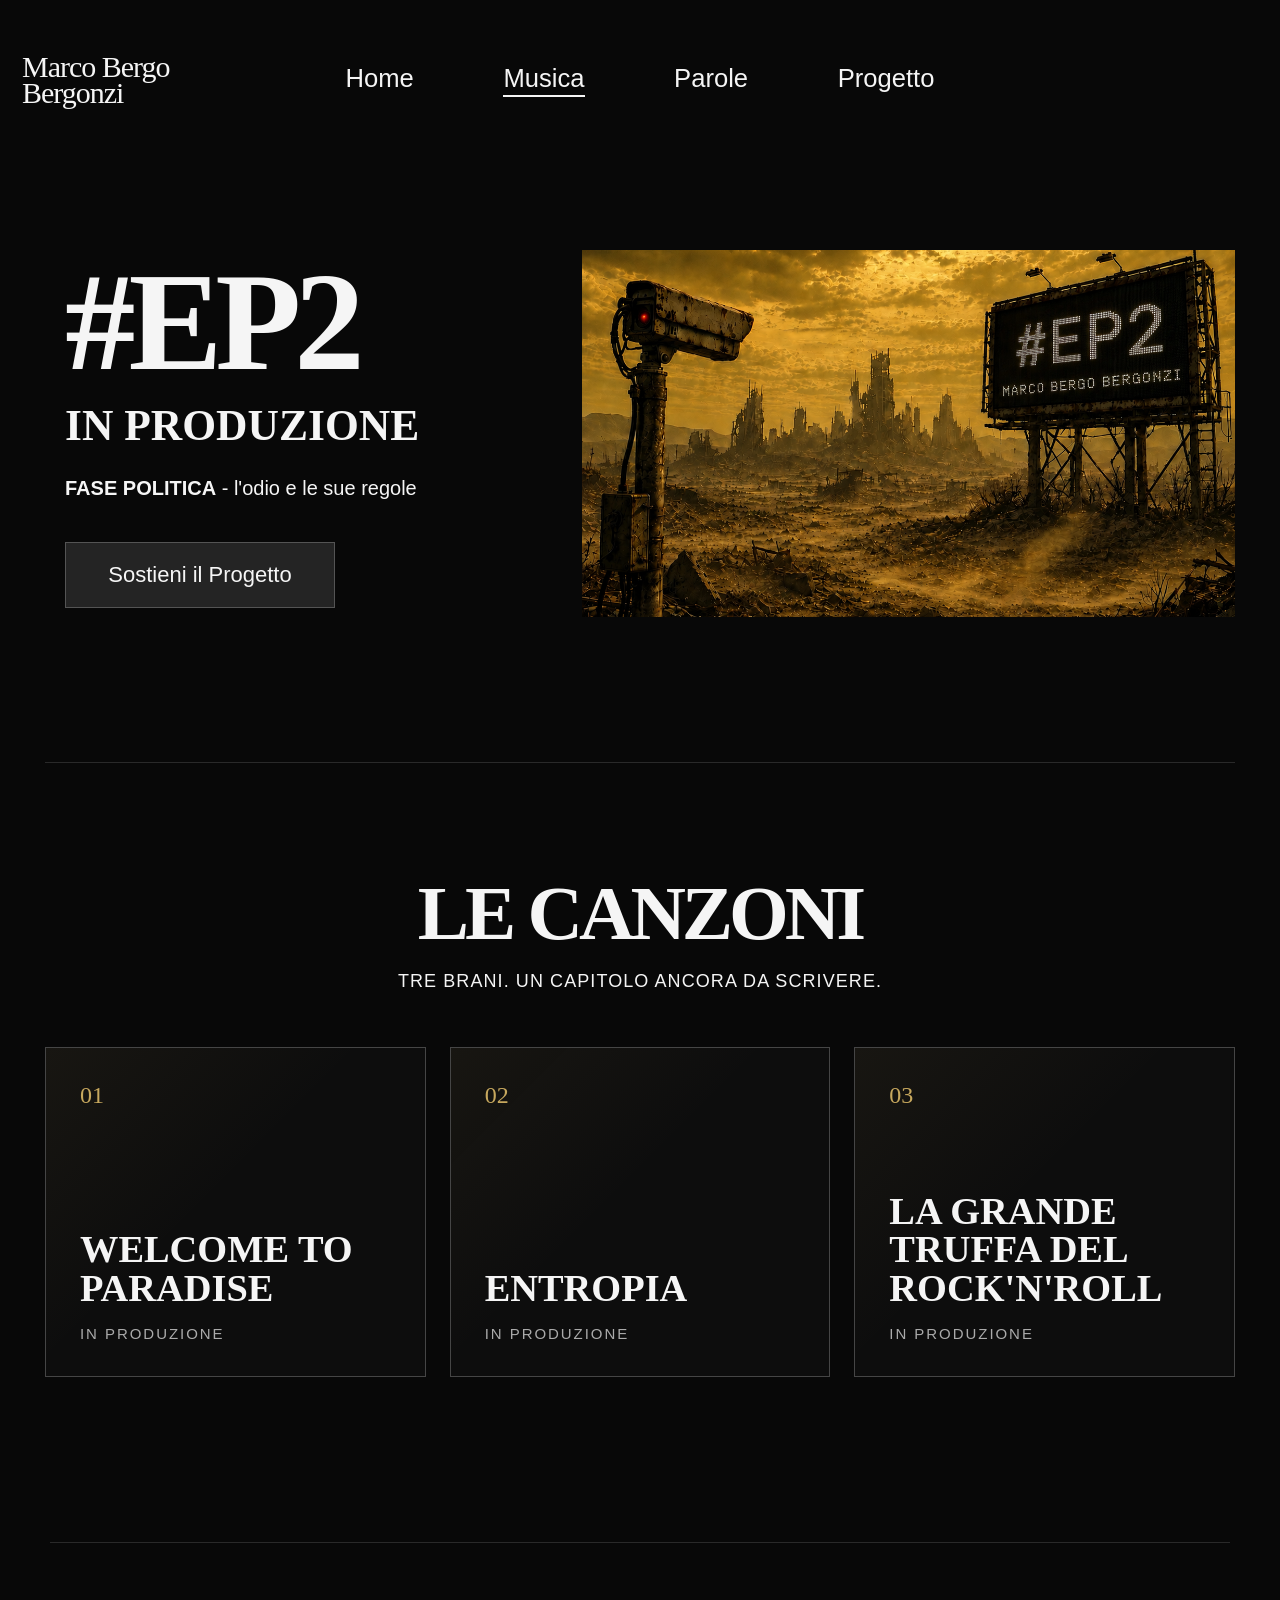
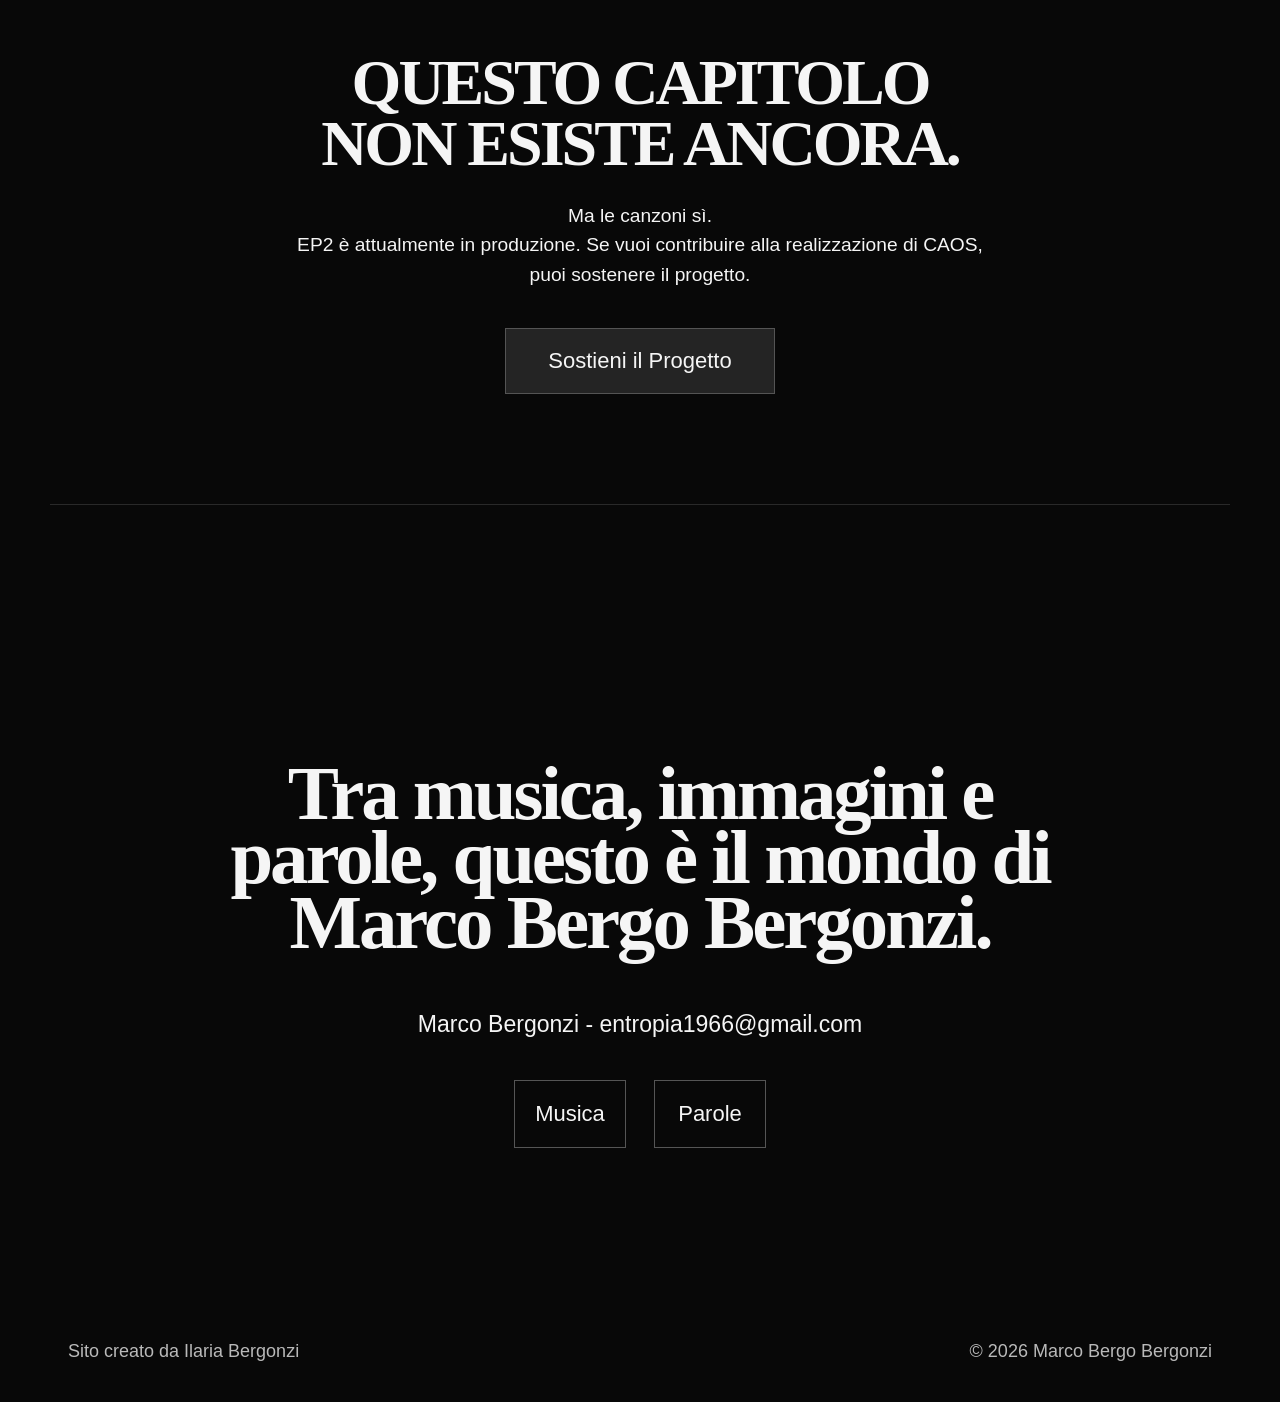
<file: ep2.html>
<!DOCTYPE html>
<html lang="it">
<head>
  <meta charset="UTF-8">
  <meta name="viewport" content="width=device-width, initial-scale=1.0">
  <meta name="description" content="EP2 di Marco Bergo Bergonzi - FASE POLITICA: l'odio e le sue regole.">
  <title>EP2 | Marco Bergo Bergonzi</title>
  <link rel="stylesheet" href="style-v9.css">
</head>
<body>

  <header class="site-header">
    <a class="brand" href="index.html" aria-label="Marco Bergo Bergonzi - Home">
      <span>Marco Bergo</span>
      <span>Bergonzi</span>
    </a>

    <nav class="main-nav" aria-label="Navigazione principale">
      <a href="index.html">Home</a>
      <a class="active" href="musica.html">Musica</a>
      <a href="parole.html">Parole</a>
      <a href="progetto.html">Progetto</a>
    </nav>
  </header>

  <main>
    <section class="production-hero">
      <div class="production-hero-copy">
        <h1 class="production-kicker">#EP2</h1>
        <h2 class="production-status">IN PRODUZIONE</h2>
        <p class="production-phase"><strong>FASE POLITICA</strong> - l'odio e le sue regole</p>

        <div class="stacked-buttons">
          <a class="wide-btn" href="progetto.html">Sostieni il Progetto</a>
        </div>
      </div>

      <div class="production-hero-image">
        <img src="ep2-feature.png" alt="EP2 di Marco Bergo Bergonzi">
      </div>
    </section>

    <section class="production-songs">
      <div class="production-songs-heading">
        <h2>LE CANZONI</h2>
        <p>TRE BRANI. UN CAPITOLO ANCORA DA SCRIVERE.</p>
      </div>

      <div class="production-song-grid">
        <article class="production-song-card">
          <span class="production-song-number">01</span>
          <div>
            <h3>WELCOME TO PARADISE</h3>
            <p>IN PRODUZIONE</p>
          </div>
        </article>

        <article class="production-song-card">
          <span class="production-song-number">02</span>
          <div>
            <h3>ENTROPIA</h3>
            <p>IN PRODUZIONE</p>
          </div>
        </article>

        <article class="production-song-card">
          <span class="production-song-number">03</span>
          <div>
            <h3>LA GRANDE TRUFFA DEL ROCK'N'ROLL</h3>
            <p>IN PRODUZIONE</p>
          </div>
        </article>
      </div>
    </section>

    <section class="production-cta">
      <h2>QUESTO CAPITOLO<br>NON ESISTE ANCORA.</h2>
      <p>
        Ma le canzoni sì.<br>
        EP2 è attualmente in produzione. Se vuoi contribuire alla realizzazione
        di CAOS, puoi sostenere il progetto.
      </p>
      <a class="wide-btn" href="progetto.html">Sostieni il Progetto</a>
    </section>

    <section class="intro closing-section">
      <div class="intro-inner">
        <h2 class="closing-title">
          Tra musica, immagini e<br>
          parole, questo è il mondo di<br>
          Marco Bergo Bergonzi.
        </h2>

        <p class="contact">
          Marco Bergonzi - <a href="mailto:entropia1966@gmail.com">entropia1966@gmail.com</a>
        </p>

        <div class="cta-group">
          <a class="cta" href="musica.html">Musica</a>
          <a class="cta" href="parole.html">Parole</a>
        </div>
      </div>
    </section>
  </main>

  <footer class="site-footer">
    <p>Sito creato da Ilaria Bergonzi</p>
    <p>© 2026 Marco Bergo Bergonzi</p>
  </footer>

</body>
</html>
</file>
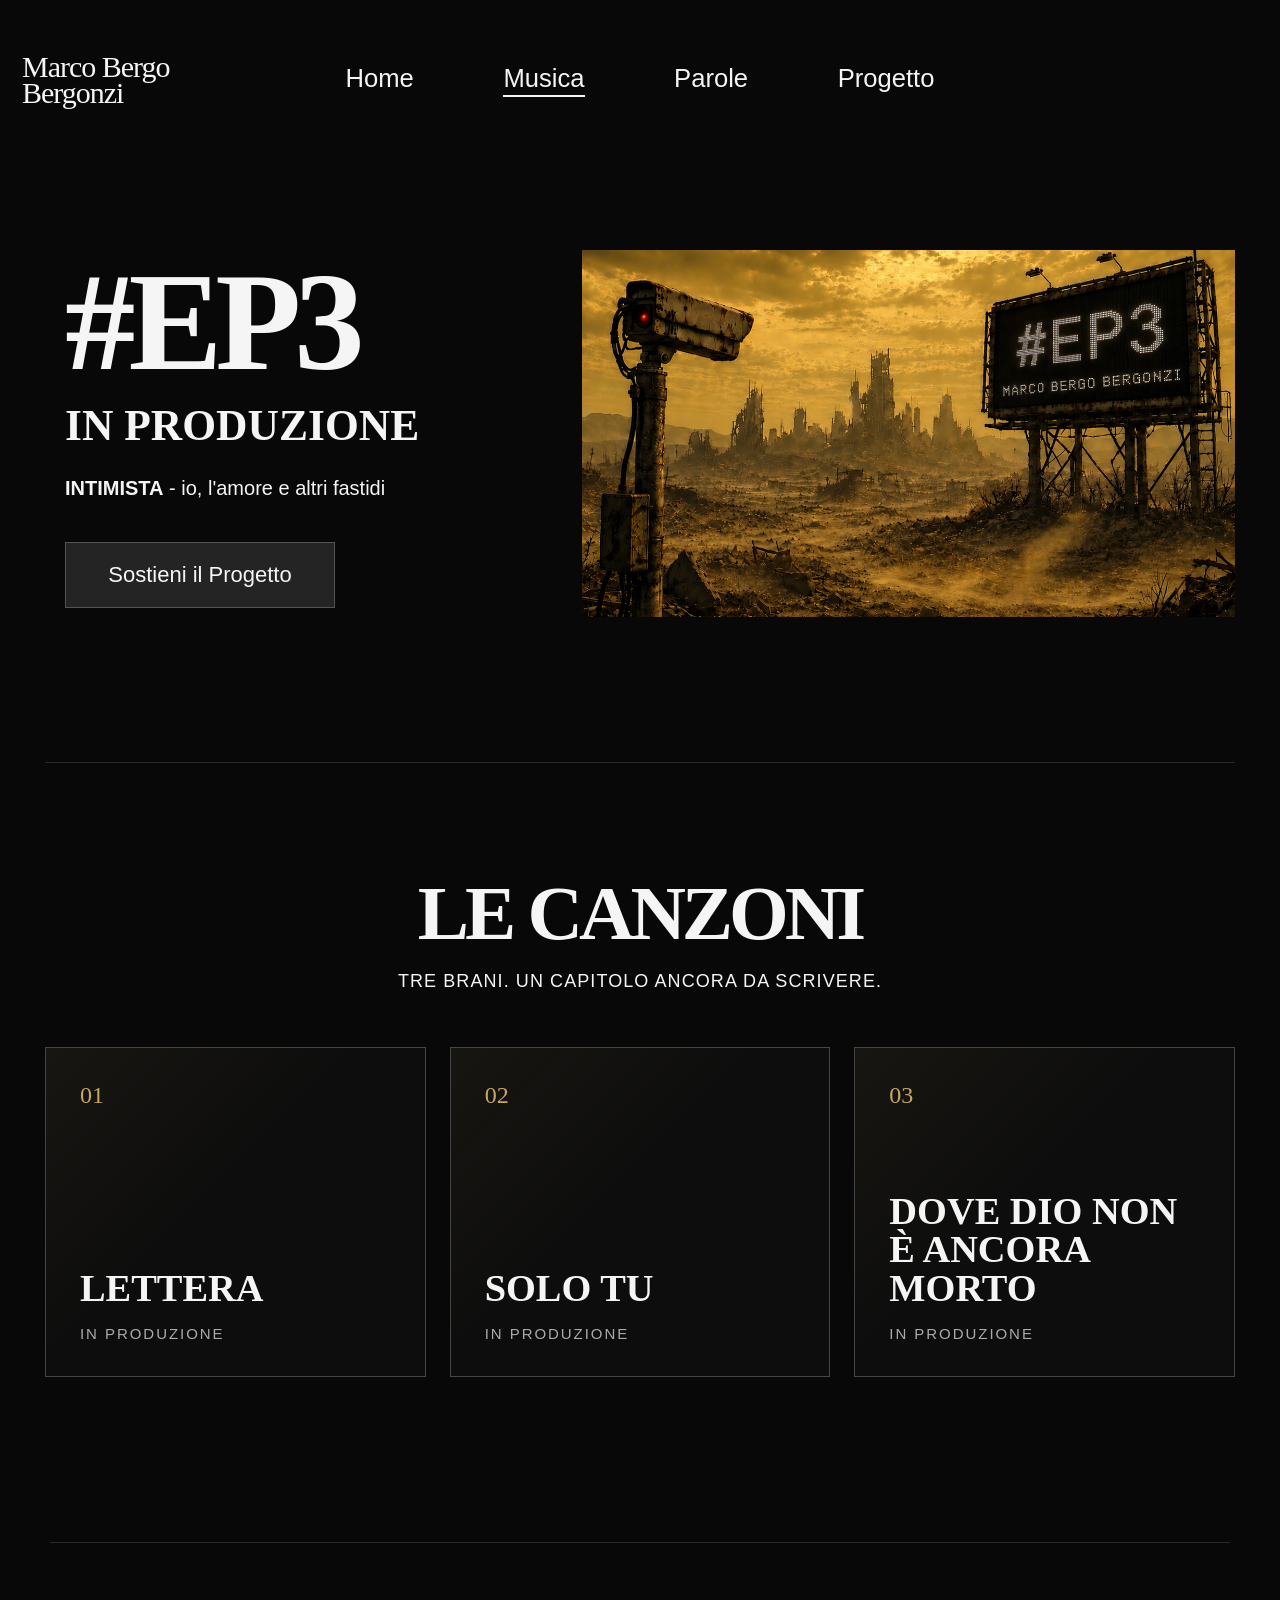
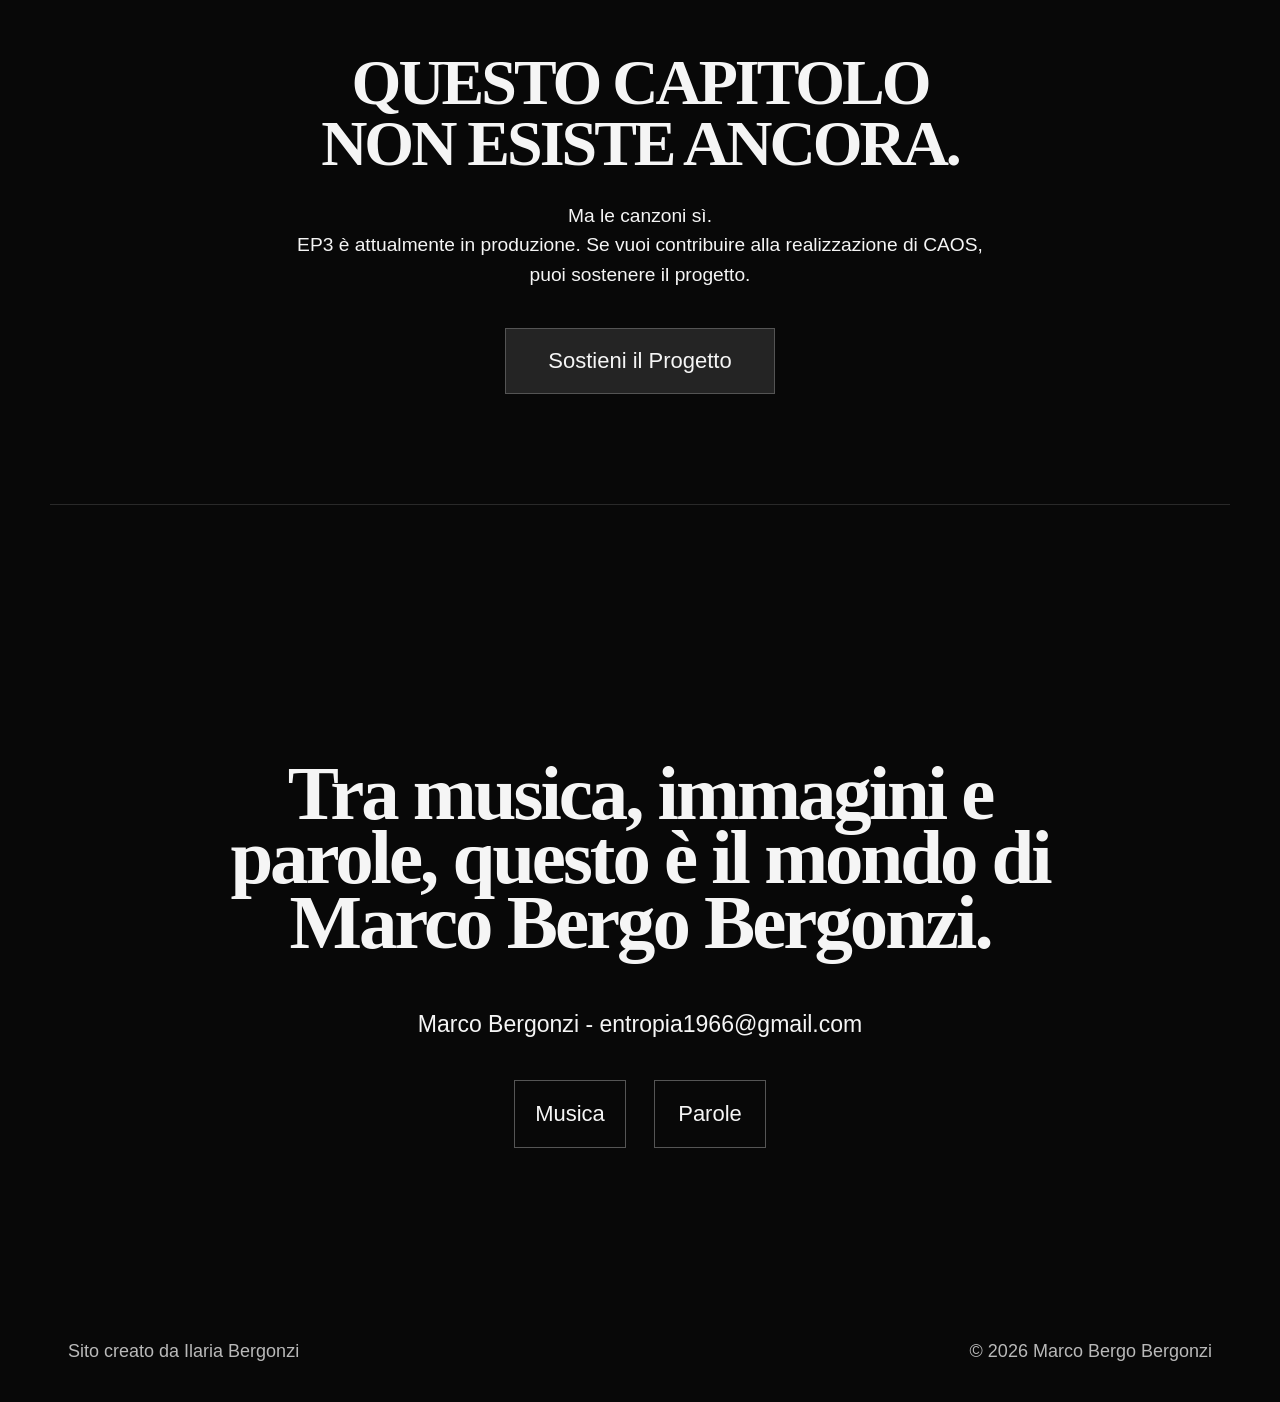
<file: ep3.html>
<!DOCTYPE html>
<html lang="it">
<head>
  <meta charset="UTF-8">
  <meta name="viewport" content="width=device-width, initial-scale=1.0">
  <meta name="description" content="EP3 di Marco Bergo Bergonzi - INTIMISTA: io, l'amore e altri fastidi.">
  <title>EP3 | Marco Bergo Bergonzi</title>
  <link rel="stylesheet" href="style-v9.css">
</head>
<body>

  <header class="site-header">
    <a class="brand" href="index.html" aria-label="Marco Bergo Bergonzi - Home">
      <span>Marco Bergo</span>
      <span>Bergonzi</span>
    </a>

    <nav class="main-nav" aria-label="Navigazione principale">
      <a href="index.html">Home</a>
      <a class="active" href="musica.html">Musica</a>
      <a href="parole.html">Parole</a>
      <a href="progetto.html">Progetto</a>
    </nav>
  </header>

  <main>
    <section class="production-hero">
      <div class="production-hero-copy">
        <h1 class="production-kicker">#EP3</h1>
        <h2 class="production-status">IN PRODUZIONE</h2>
        <p class="production-phase"><strong>INTIMISTA</strong> - io, l'amore e altri fastidi</p>

        <div class="stacked-buttons">
          <a class="wide-btn" href="progetto.html">Sostieni il Progetto</a>
        </div>
      </div>

      <div class="production-hero-image">
        <img src="ep3-feature.png" alt="EP3 di Marco Bergo Bergonzi">
      </div>
    </section>

    <section class="production-songs">
      <div class="production-songs-heading">
        <h2>LE CANZONI</h2>
        <p>TRE BRANI. UN CAPITOLO ANCORA DA SCRIVERE.</p>
      </div>

      <div class="production-song-grid">
        <article class="production-song-card">
          <span class="production-song-number">01</span>
          <div>
            <h3>LETTERA</h3>
            <p>IN PRODUZIONE</p>
          </div>
        </article>

        <article class="production-song-card">
          <span class="production-song-number">02</span>
          <div>
            <h3>SOLO TU</h3>
            <p>IN PRODUZIONE</p>
          </div>
        </article>

        <article class="production-song-card">
          <span class="production-song-number">03</span>
          <div>
            <h3>DOVE DIO NON È ANCORA MORTO</h3>
            <p>IN PRODUZIONE</p>
          </div>
        </article>
      </div>
    </section>

    <section class="production-cta">
      <h2>QUESTO CAPITOLO<br>NON ESISTE ANCORA.</h2>
      <p>
        Ma le canzoni sì.<br>
        EP3 è attualmente in produzione. Se vuoi contribuire alla realizzazione
        di CAOS, puoi sostenere il progetto.
      </p>
      <a class="wide-btn" href="progetto.html">Sostieni il Progetto</a>
    </section>

    <section class="intro closing-section">
      <div class="intro-inner">
        <h2 class="closing-title">
          Tra musica, immagini e<br>
          parole, questo è il mondo di<br>
          Marco Bergo Bergonzi.
        </h2>

        <p class="contact">
          Marco Bergonzi - <a href="mailto:entropia1966@gmail.com">entropia1966@gmail.com</a>
        </p>

        <div class="cta-group">
          <a class="cta" href="musica.html">Musica</a>
          <a class="cta" href="parole.html">Parole</a>
        </div>
      </div>
    </section>
  </main>

  <footer class="site-footer">
    <p>Sito creato da Ilaria Bergonzi</p>
    <p>© 2026 Marco Bergo Bergonzi</p>
  </footer>

</body>
</html>
</file>
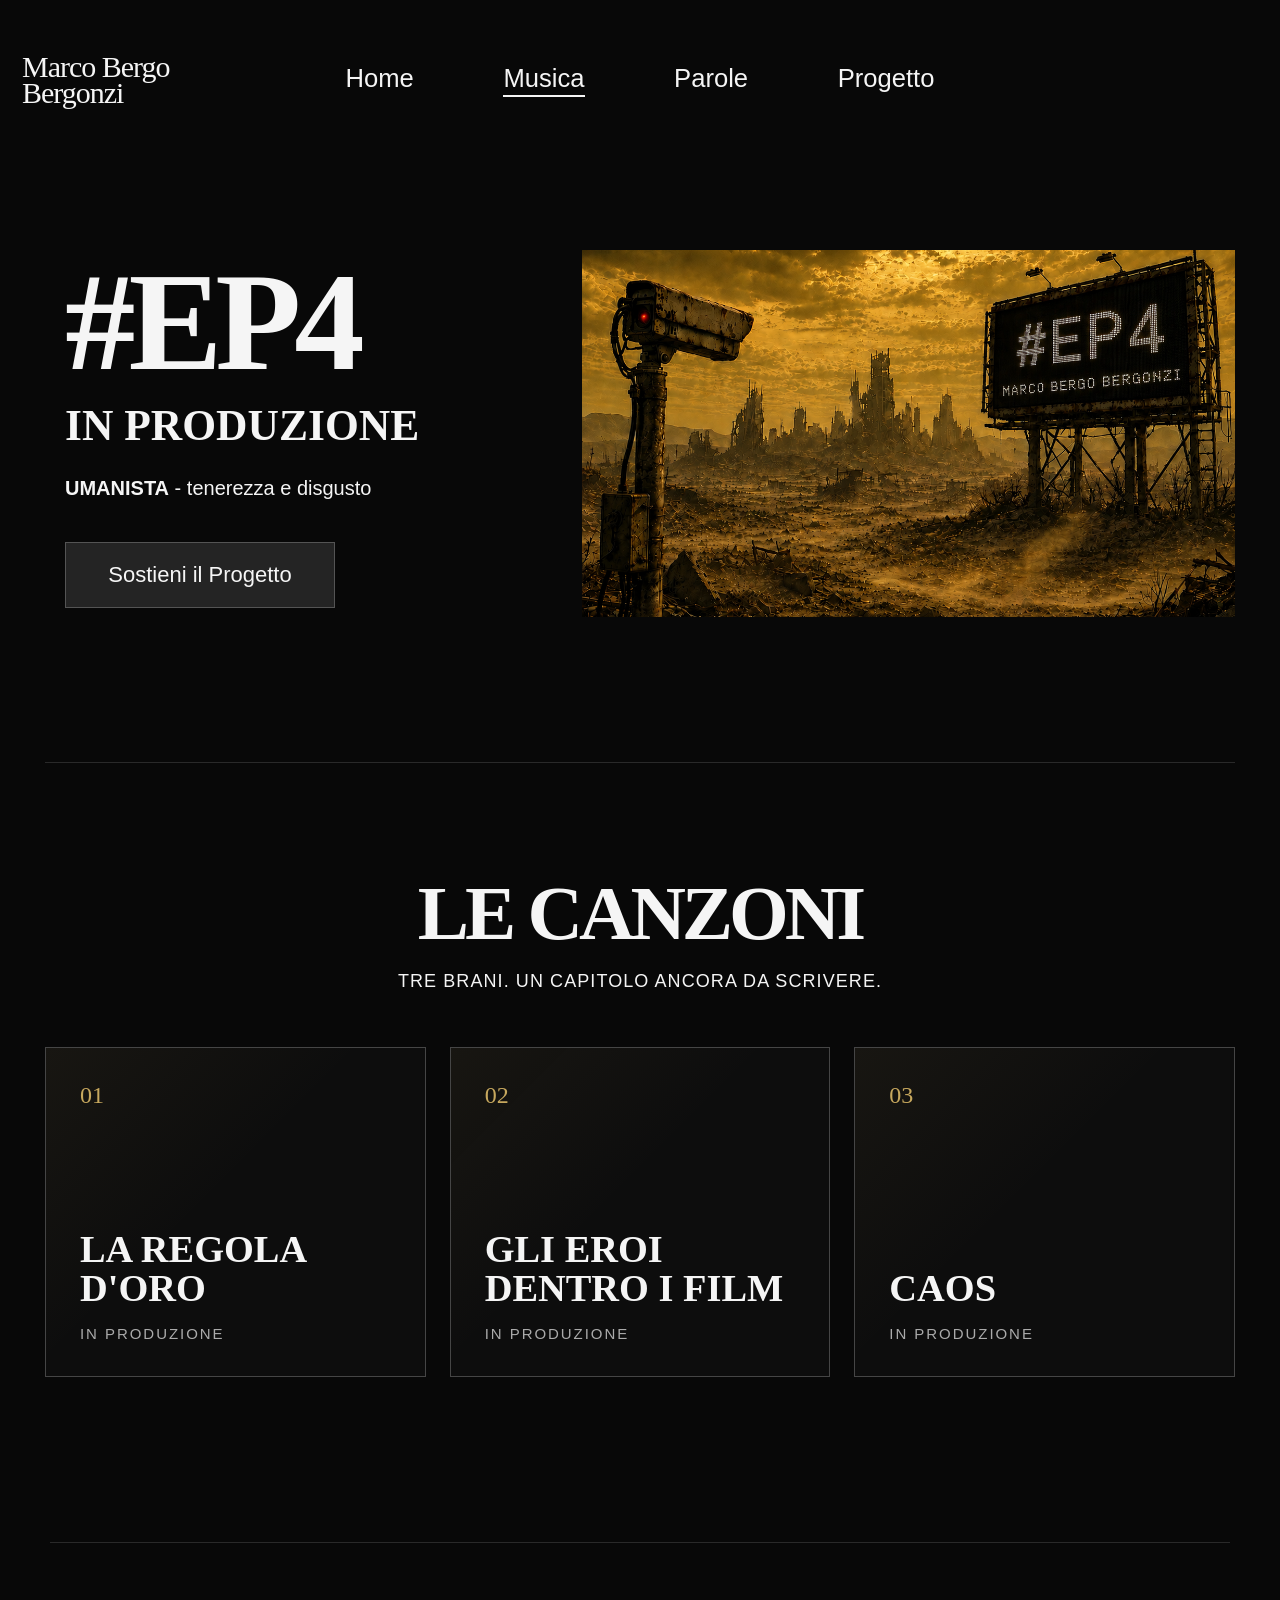
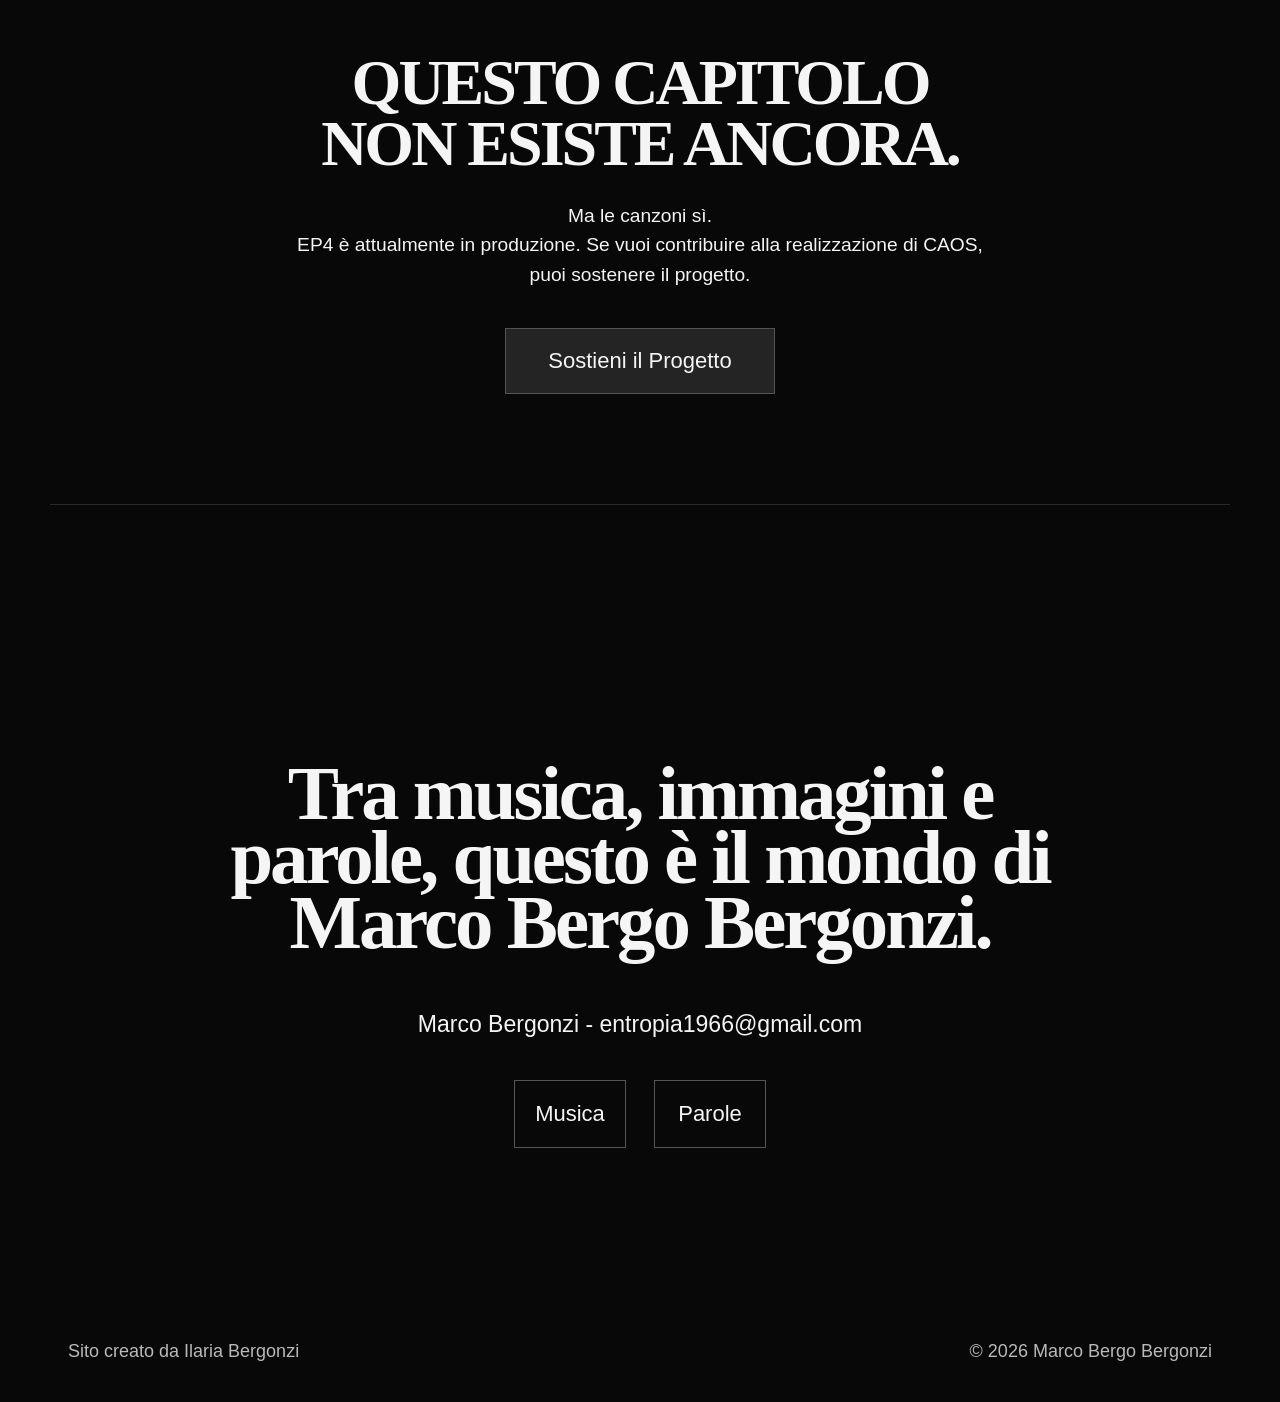
<file: ep4.html>
<!DOCTYPE html>
<html lang="it">
<head>
  <meta charset="UTF-8">
  <meta name="viewport" content="width=device-width, initial-scale=1.0">
  <meta name="description" content="EP4 di Marco Bergo Bergonzi - UMANISTA: tenerezza e disgusto.">
  <title>EP4 | Marco Bergo Bergonzi</title>
  <link rel="stylesheet" href="style-v9.css">
</head>
<body>

  <header class="site-header">
    <a class="brand" href="index.html" aria-label="Marco Bergo Bergonzi - Home">
      <span>Marco Bergo</span>
      <span>Bergonzi</span>
    </a>

    <nav class="main-nav" aria-label="Navigazione principale">
      <a href="index.html">Home</a>
      <a class="active" href="musica.html">Musica</a>
      <a href="parole.html">Parole</a>
      <a href="progetto.html">Progetto</a>
    </nav>
  </header>

  <main>
    <section class="production-hero">
      <div class="production-hero-copy">
        <h1 class="production-kicker">#EP4</h1>
        <h2 class="production-status">IN PRODUZIONE</h2>
        <p class="production-phase"><strong>UMANISTA</strong> - tenerezza e disgusto</p>

        <div class="stacked-buttons">
          <a class="wide-btn" href="progetto.html">Sostieni il Progetto</a>
        </div>
      </div>

      <div class="production-hero-image">
        <img src="ep4-feature.png" alt="EP4 di Marco Bergo Bergonzi">
      </div>
    </section>

    <section class="production-songs">
      <div class="production-songs-heading">
        <h2>LE CANZONI</h2>
        <p>TRE BRANI. UN CAPITOLO ANCORA DA SCRIVERE.</p>
      </div>

      <div class="production-song-grid">
        <article class="production-song-card">
          <span class="production-song-number">01</span>
          <div>
            <h3>LA REGOLA D'ORO</h3>
            <p>IN PRODUZIONE</p>
          </div>
        </article>

        <article class="production-song-card">
          <span class="production-song-number">02</span>
          <div>
            <h3>GLI EROI DENTRO I FILM</h3>
            <p>IN PRODUZIONE</p>
          </div>
        </article>

        <article class="production-song-card">
          <span class="production-song-number">03</span>
          <div>
            <h3>CAOS</h3>
            <p>IN PRODUZIONE</p>
          </div>
        </article>
      </div>
    </section>

    <section class="production-cta">
      <h2>QUESTO CAPITOLO<br>NON ESISTE ANCORA.</h2>
      <p>
        Ma le canzoni sì.<br>
        EP4 è attualmente in produzione. Se vuoi contribuire alla realizzazione
        di CAOS, puoi sostenere il progetto.
      </p>
      <a class="wide-btn" href="progetto.html">Sostieni il Progetto</a>
    </section>

    <section class="intro closing-section">
      <div class="intro-inner">
        <h2 class="closing-title">
          Tra musica, immagini e<br>
          parole, questo è il mondo di<br>
          Marco Bergo Bergonzi.
        </h2>

        <p class="contact">
          Marco Bergonzi - <a href="mailto:entropia1966@gmail.com">entropia1966@gmail.com</a>
        </p>

        <div class="cta-group">
          <a class="cta" href="musica.html">Musica</a>
          <a class="cta" href="parole.html">Parole</a>
        </div>
      </div>
    </section>
  </main>

  <footer class="site-footer">
    <p>Sito creato da Ilaria Bergonzi</p>
    <p>© 2026 Marco Bergo Bergonzi</p>
  </footer>

</body>
</html>
</file>
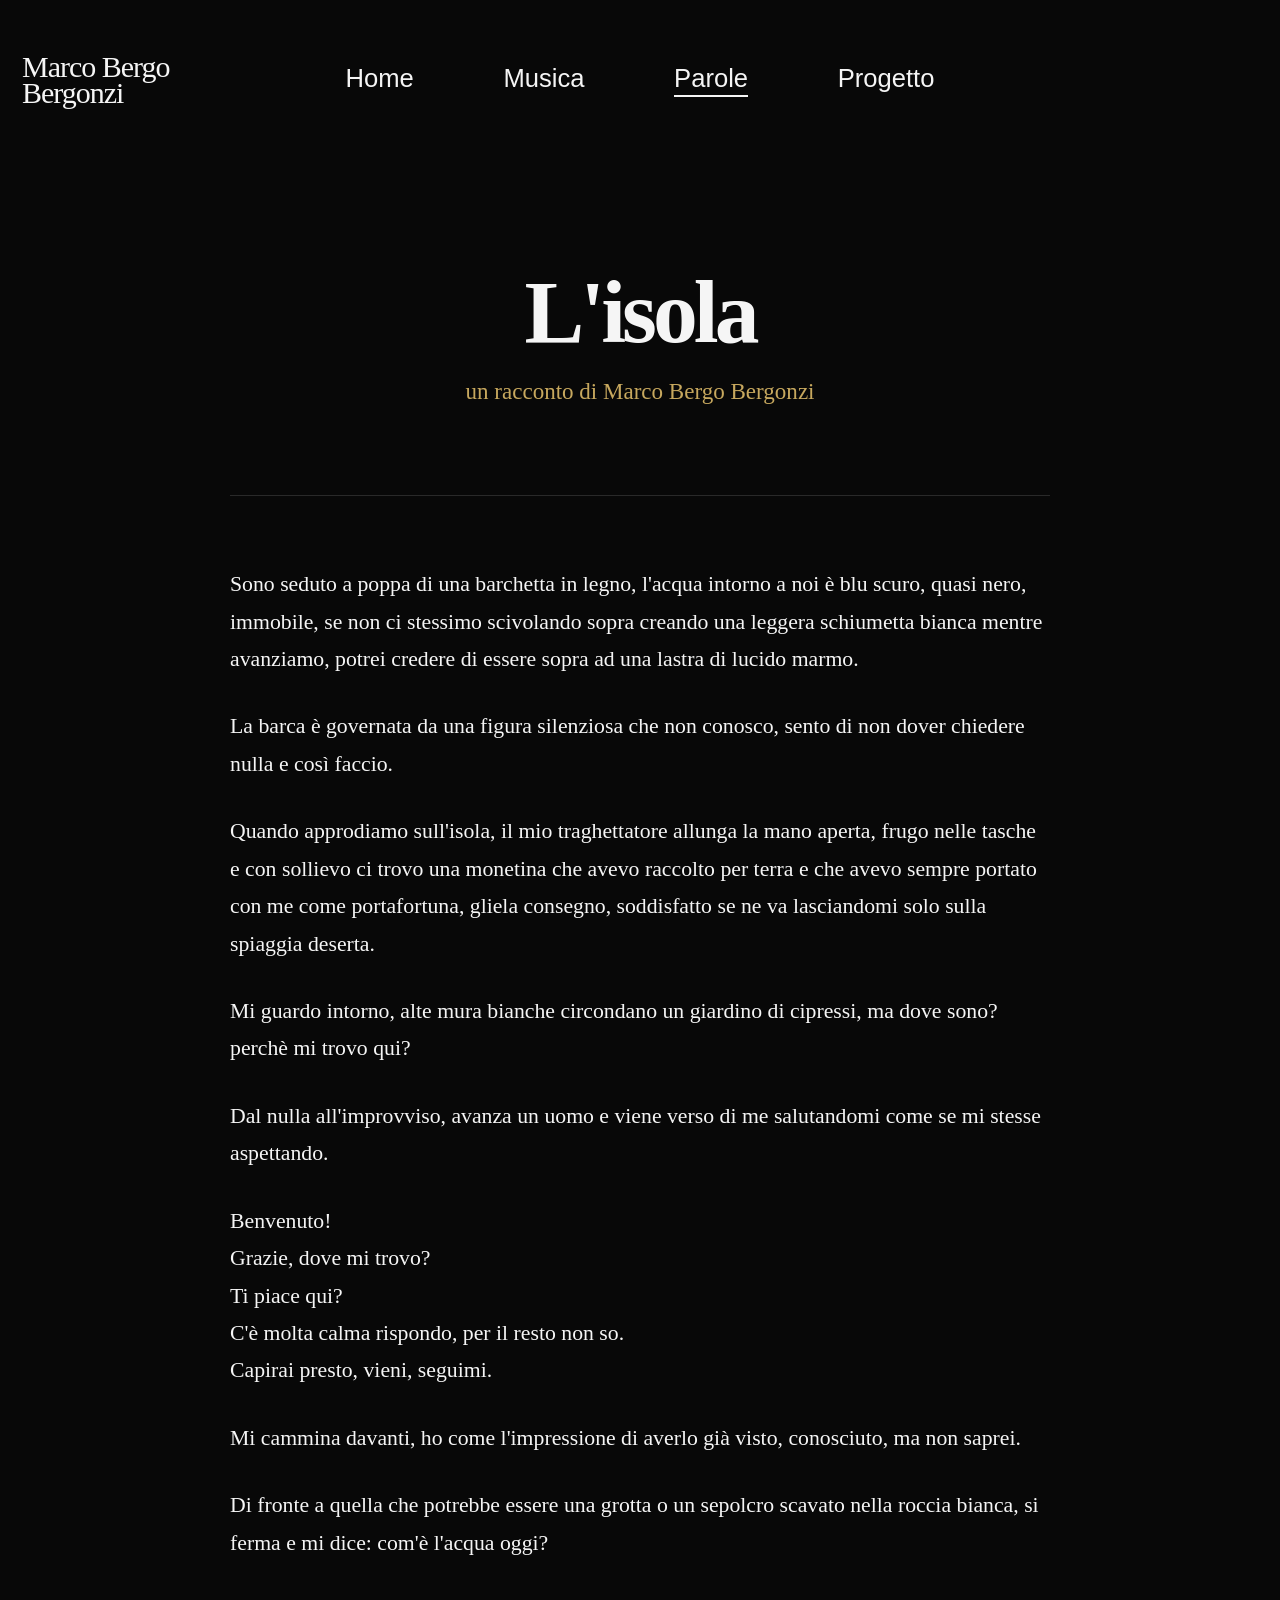
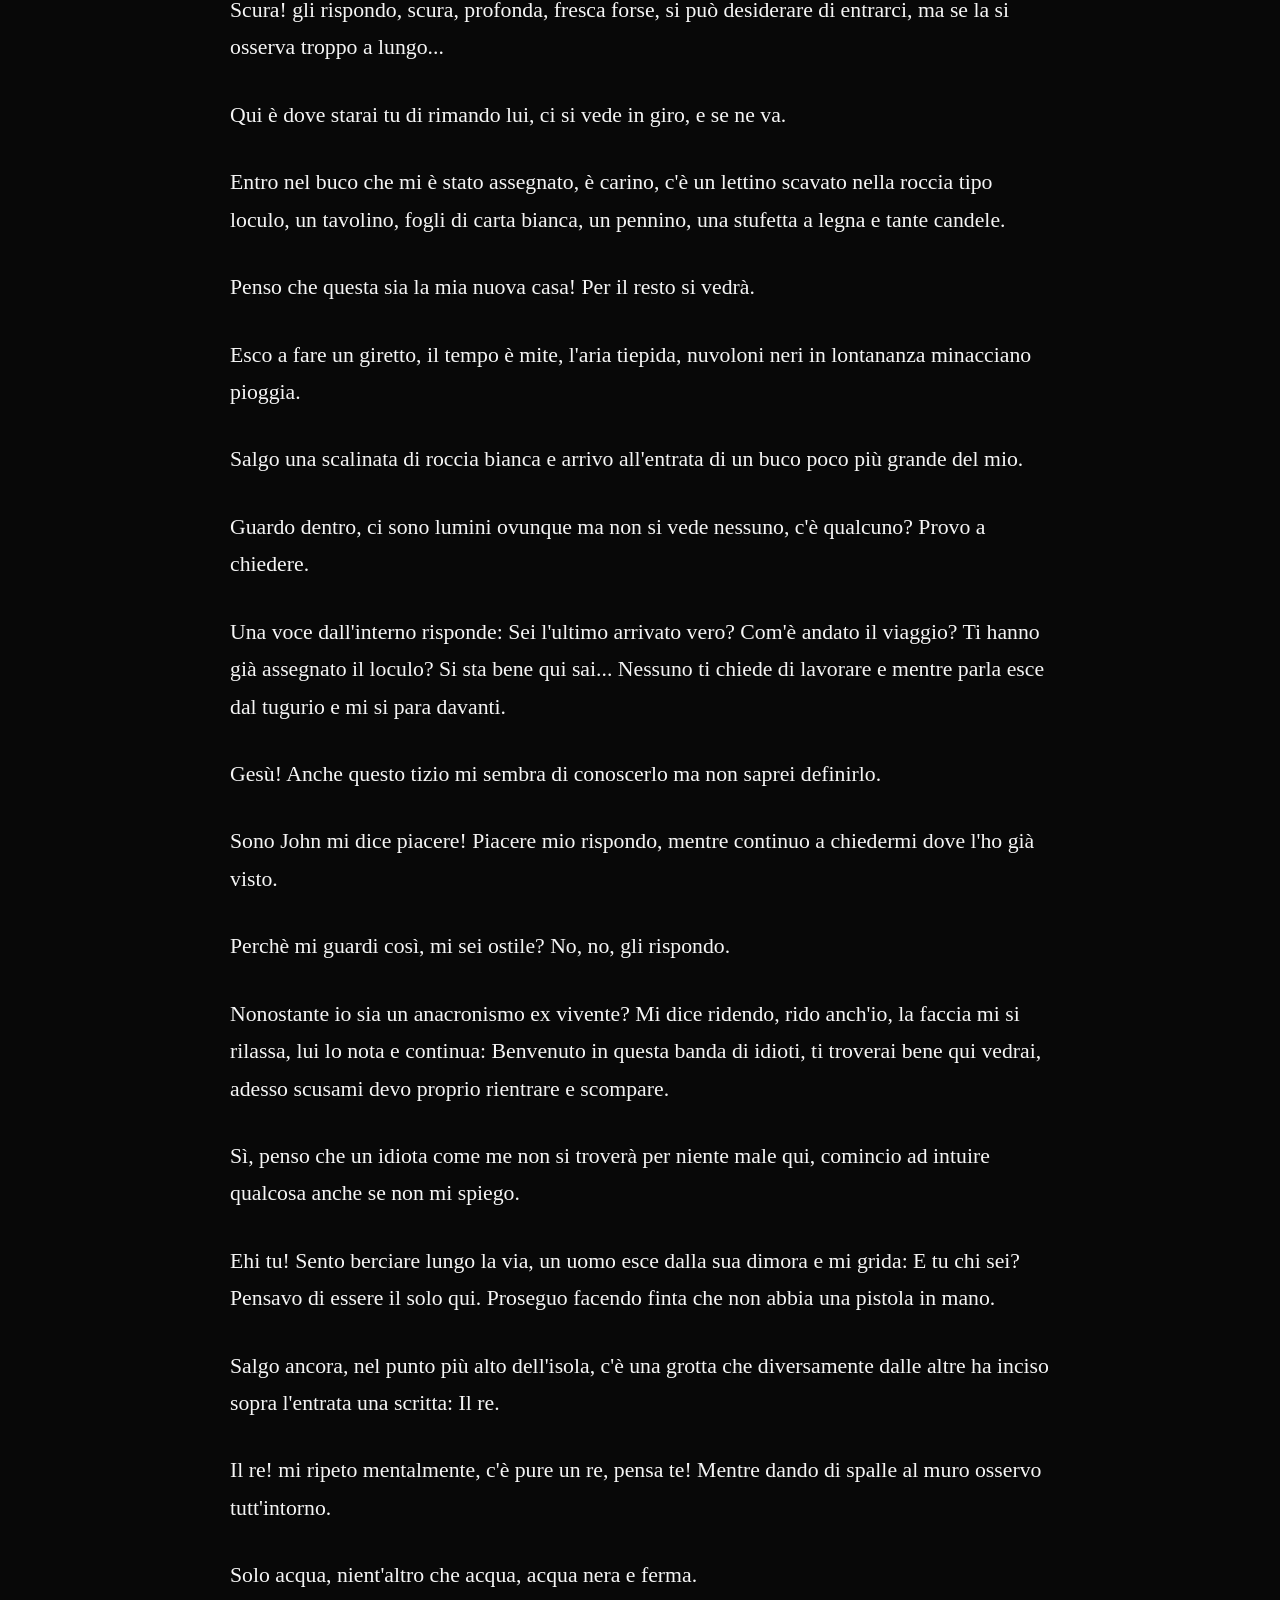
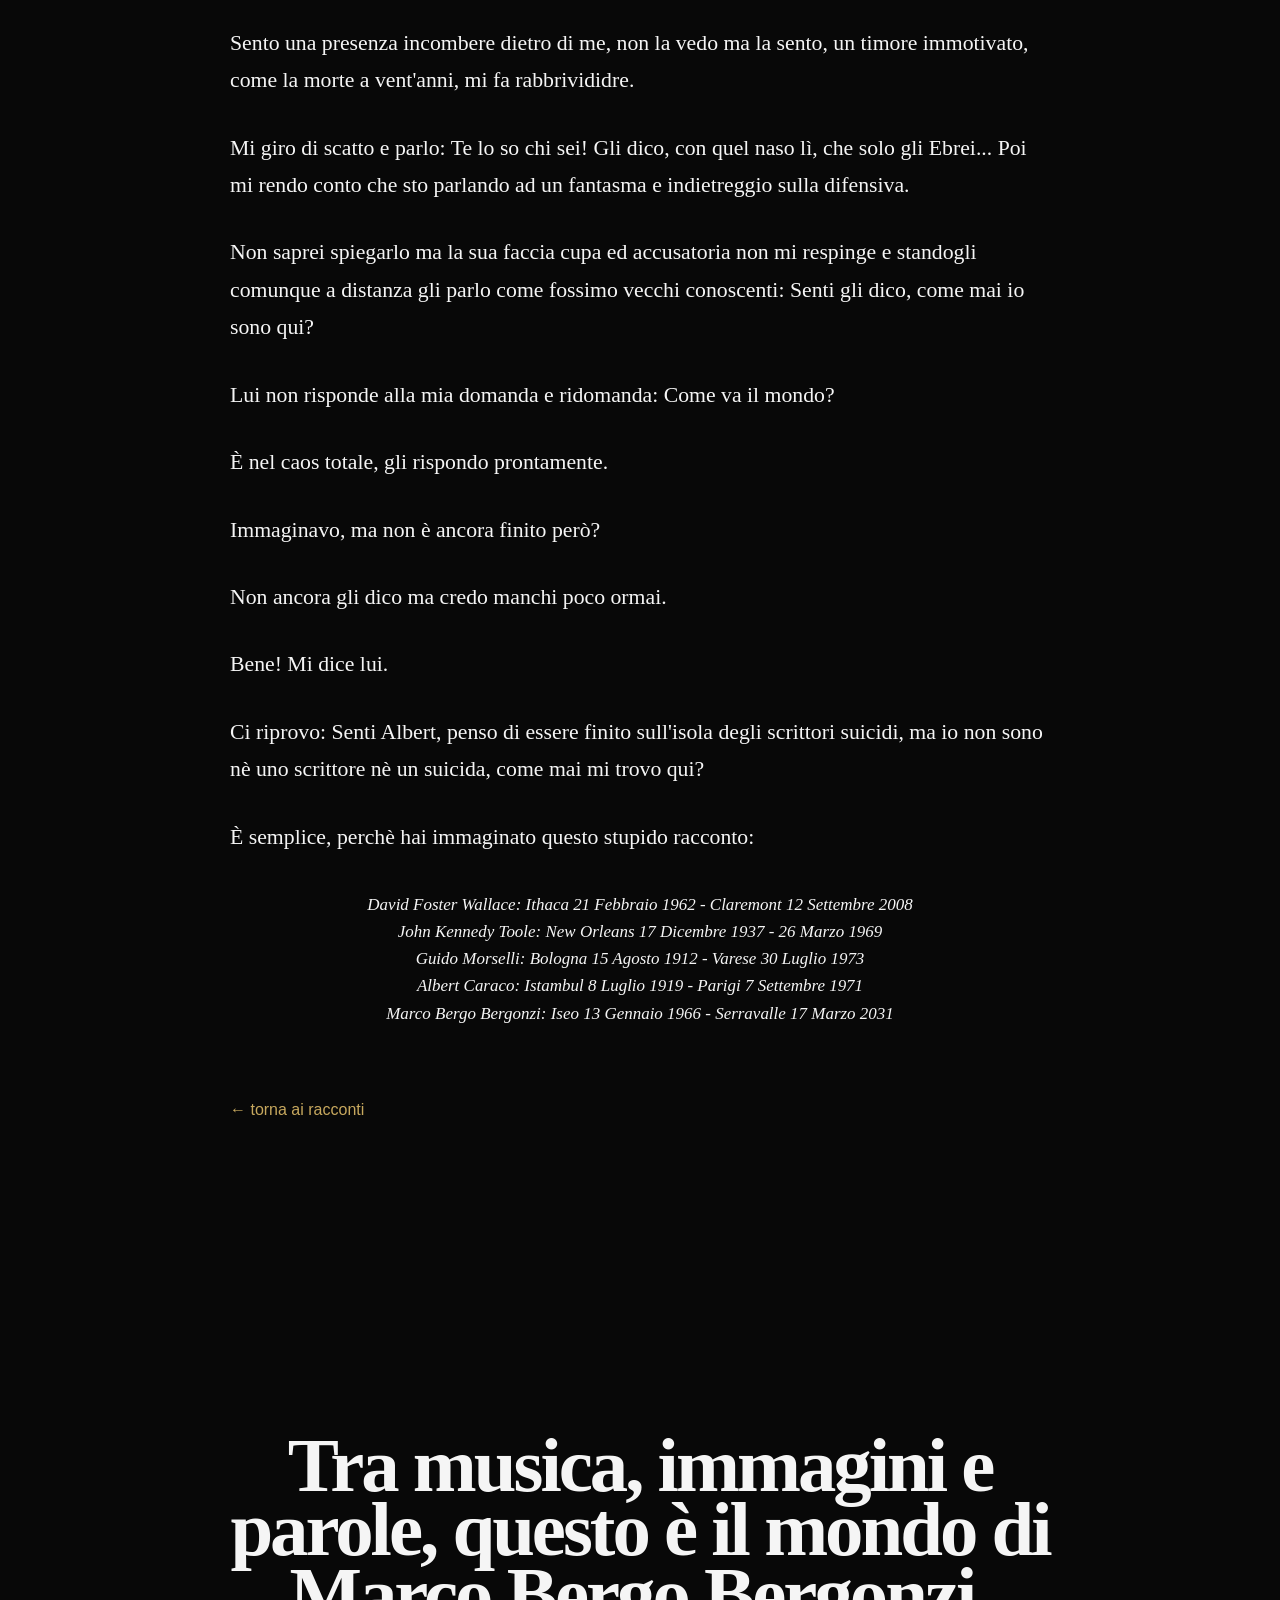
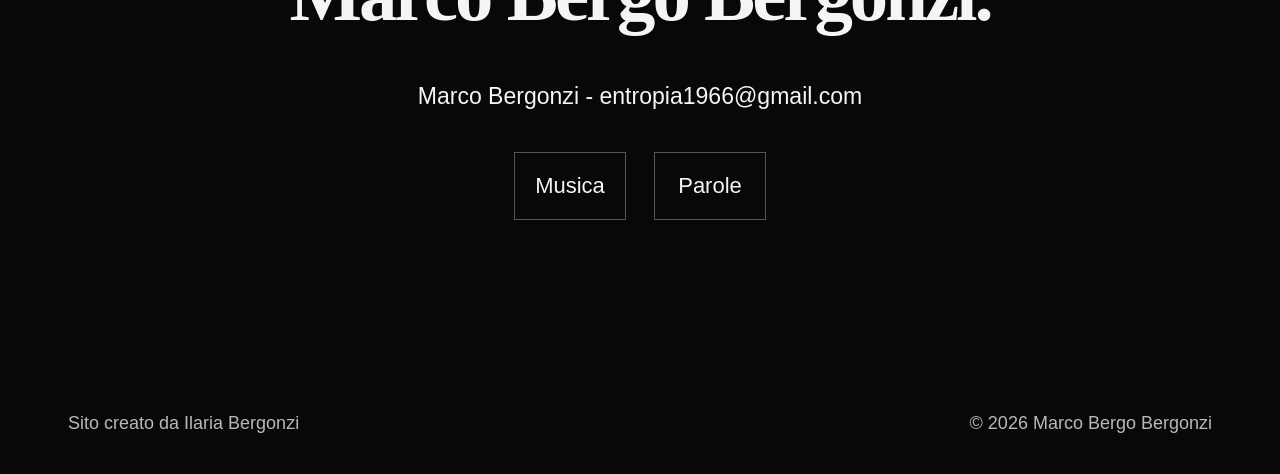
<file: lisola.html>
<!DOCTYPE html>
<html lang="it">
<head>
  <meta charset="UTF-8">
  <meta name="viewport" content="width=device-width, initial-scale=1.0">
  <meta name="description" content="L'isola, un racconto di Marco Bergo Bergonzi.">
  <title>L'isola | Marco Bergo Bergonzi</title>
  <link rel="stylesheet" href="style-v9.css">
</head>
<body>

  <header class="site-header">
    <a class="brand" href="index.html" aria-label="Marco Bergo Bergonzi - Home">
      <span>Marco Bergo</span>
      <span>Bergonzi</span>
    </a>

    <nav class="main-nav" aria-label="Navigazione principale">
      <a href="index.html">Home</a>
      <a href="musica.html">Musica</a>
      <a class="active" href="parole.html">Parole</a>
      <a href="progetto.html">Progetto</a>
    </nav>
  </header>

  <main class="story-page">
    <section class="story-hero">
      <h1>L'isola</h1>
      <p class="story-byline">un racconto di Marco Bergo Bergonzi</p>
    </section>

    <article class="story-body">
      <p>Sono seduto a poppa di una barchetta in legno, l'acqua intorno a noi è blu scuro, quasi nero, immobile, se non ci stessimo scivolando sopra creando una leggera schiumetta bianca mentre avanziamo, potrei credere di essere sopra ad una lastra di lucido marmo.</p>
      <p>La barca è governata da una figura silenziosa che non conosco, sento di non dover chiedere nulla e così faccio.</p>
      <p>Quando approdiamo sull'isola, il mio traghettatore allunga la mano aperta, frugo nelle tasche e con sollievo ci trovo una monetina che avevo raccolto per terra e che avevo sempre portato con me come portafortuna, gliela consegno, soddisfatto se ne va lasciandomi solo sulla spiaggia deserta.</p>
      <p>Mi guardo intorno, alte mura bianche circondano un giardino di cipressi, ma dove sono? perchè mi trovo qui?</p>
      <p>Dal nulla all'improvviso, avanza un uomo e viene verso di me salutandomi come se mi stesse aspettando.</p>
      <p>Benvenuto!<br>Grazie, dove mi trovo?<br>Ti piace qui?<br>C'è molta calma rispondo, per il resto non so.<br>Capirai presto, vieni, seguimi.</p>
      <p>Mi cammina davanti, ho come l'impressione di averlo già visto, conosciuto, ma non saprei.</p>
      <p>Di fronte a quella che potrebbe essere una grotta o un sepolcro scavato nella roccia bianca, si ferma e mi dice: com'è l'acqua oggi?</p>
      <p>Scura! gli rispondo, scura, profonda, fresca forse, si può desiderare di entrarci, ma se la si osserva troppo a lungo...</p>
      <p>Qui è dove starai tu di rimando lui, ci si vede in giro, e se ne va.</p>
      <p>Entro nel buco che mi è stato assegnato, è carino, c'è un lettino scavato nella roccia tipo loculo, un tavolino, fogli di carta bianca, un pennino, una stufetta a legna e tante candele.</p>
      <p>Penso che questa sia la mia nuova casa! Per il resto si vedrà.</p>
      <p>Esco a fare un giretto, il tempo è mite, l'aria tiepida, nuvoloni neri in lontananza minacciano pioggia.</p>
      <p>Salgo una scalinata di roccia bianca e arrivo all'entrata di un buco poco più grande del mio.</p>
      <p>Guardo dentro, ci sono lumini ovunque ma non si vede nessuno, c'è qualcuno? Provo a chiedere.</p>
      <p>Una voce dall'interno risponde: Sei l'ultimo arrivato vero? Com'è andato il viaggio? Ti hanno già assegnato il loculo? Si sta bene qui sai... Nessuno ti chiede di lavorare e mentre parla esce dal tugurio e mi si para davanti.</p>
      <p>Gesù! Anche questo tizio mi sembra di conoscerlo ma non saprei definirlo.</p>
      <p>Sono John mi dice piacere! Piacere mio rispondo, mentre continuo a chiedermi dove l'ho già visto.</p>
      <p>Perchè mi guardi così, mi sei ostile? No, no, gli rispondo.</p>
      <p>Nonostante io sia un anacronismo ex vivente? Mi dice ridendo, rido anch'io, la faccia mi si rilassa, lui lo nota e continua: Benvenuto in questa banda di idioti, ti troverai bene qui vedrai, adesso scusami devo proprio rientrare e scompare.</p>
      <p>Sì, penso che un idiota come me non si troverà per niente male qui, comincio ad intuire qualcosa anche se non mi spiego.</p>
      <p>Ehi tu! Sento berciare lungo la via, un uomo esce dalla sua dimora e mi grida: E tu chi sei? Pensavo di essere il solo qui. Proseguo facendo finta che non abbia una pistola in mano.</p>
      <p>Salgo ancora, nel punto più alto dell'isola, c'è una grotta che diversamente dalle altre ha inciso sopra l'entrata una scritta: Il re.</p>
      <p>Il re! mi ripeto mentalmente, c'è pure un re, pensa te! Mentre dando di spalle al muro osservo tutt'intorno.</p>
      <p>Solo acqua, nient'altro che acqua, acqua nera e ferma.</p>
      <p>Sento una presenza incombere dietro di me, non la vedo ma la sento, un timore immotivato, come la morte a vent'anni, mi fa rabbrivididre.</p>
      <p>Mi giro di scatto e parlo: Te lo so chi sei! Gli dico, con quel naso lì, che solo gli Ebrei... Poi mi rendo conto che sto parlando ad un fantasma e indietreggio sulla difensiva.</p>
      <p>Non saprei spiegarlo ma la sua faccia cupa ed accusatoria non mi respinge e standogli comunque a distanza gli parlo come fossimo vecchi conoscenti: Senti gli dico, come mai io sono qui?</p>
      <p>Lui non risponde alla mia domanda e ridomanda: Come va il mondo?</p>
      <p>È nel caos totale, gli rispondo prontamente.</p>
      <p>Immaginavo, ma non è ancora finito però?</p>
      <p>Non ancora gli dico ma credo manchi poco ormai.</p>
      <p>Bene! Mi dice lui.</p>
      <p>Ci riprovo: Senti Albert, penso di essere finito sull'isola degli scrittori suicidi, ma io non sono nè uno scrittore nè un suicida, come mai mi trovo qui?</p>
      <p>È semplice, perchè hai immaginato questo stupido racconto:</p>
      <div class="story-dedication">
        <p>David Foster Wallace: Ithaca 21 Febbraio 1962 - Claremont 12 Settembre 2008</p>
        <p>John Kennedy Toole: New Orleans 17 Dicembre 1937 - 26 Marzo 1969</p>
        <p>Guido Morselli: Bologna 15 Agosto 1912 - Varese 30 Luglio 1973</p>
        <p>Albert Caraco: Istambul 8 Luglio 1919 - Parigi 7 Settembre 1971</p>
        <p>Marco Bergo Bergonzi: Iseo 13 Gennaio 1966 - Serravalle 17 Marzo 2031</p>
      </div>
      <a class="story-back" href="parole.html">← torna ai racconti</a>
    </article>
  </main>

  <section class="intro closing-section">
    <div class="intro-inner">
      <h2 class="closing-title">
        Tra musica, immagini e<br>
        parole, questo è il mondo di<br>
        Marco Bergo Bergonzi.
      </h2>

      <p class="contact">
        Marco Bergonzi - <a href="mailto:entropia1966@gmail.com">entropia1966@gmail.com</a>
      </p>

      <div class="cta-group">
        <a class="cta" href="musica.html">Musica</a>
        <a class="cta" href="parole.html">Parole</a>
      </div>
    </div>
  </section>

  <footer class="site-footer">
    <p>Sito creato da Ilaria Bergonzi</p>
    <p>© 2026 Marco Bergo Bergonzi</p>
  </footer>

</body>
</html>
</file>
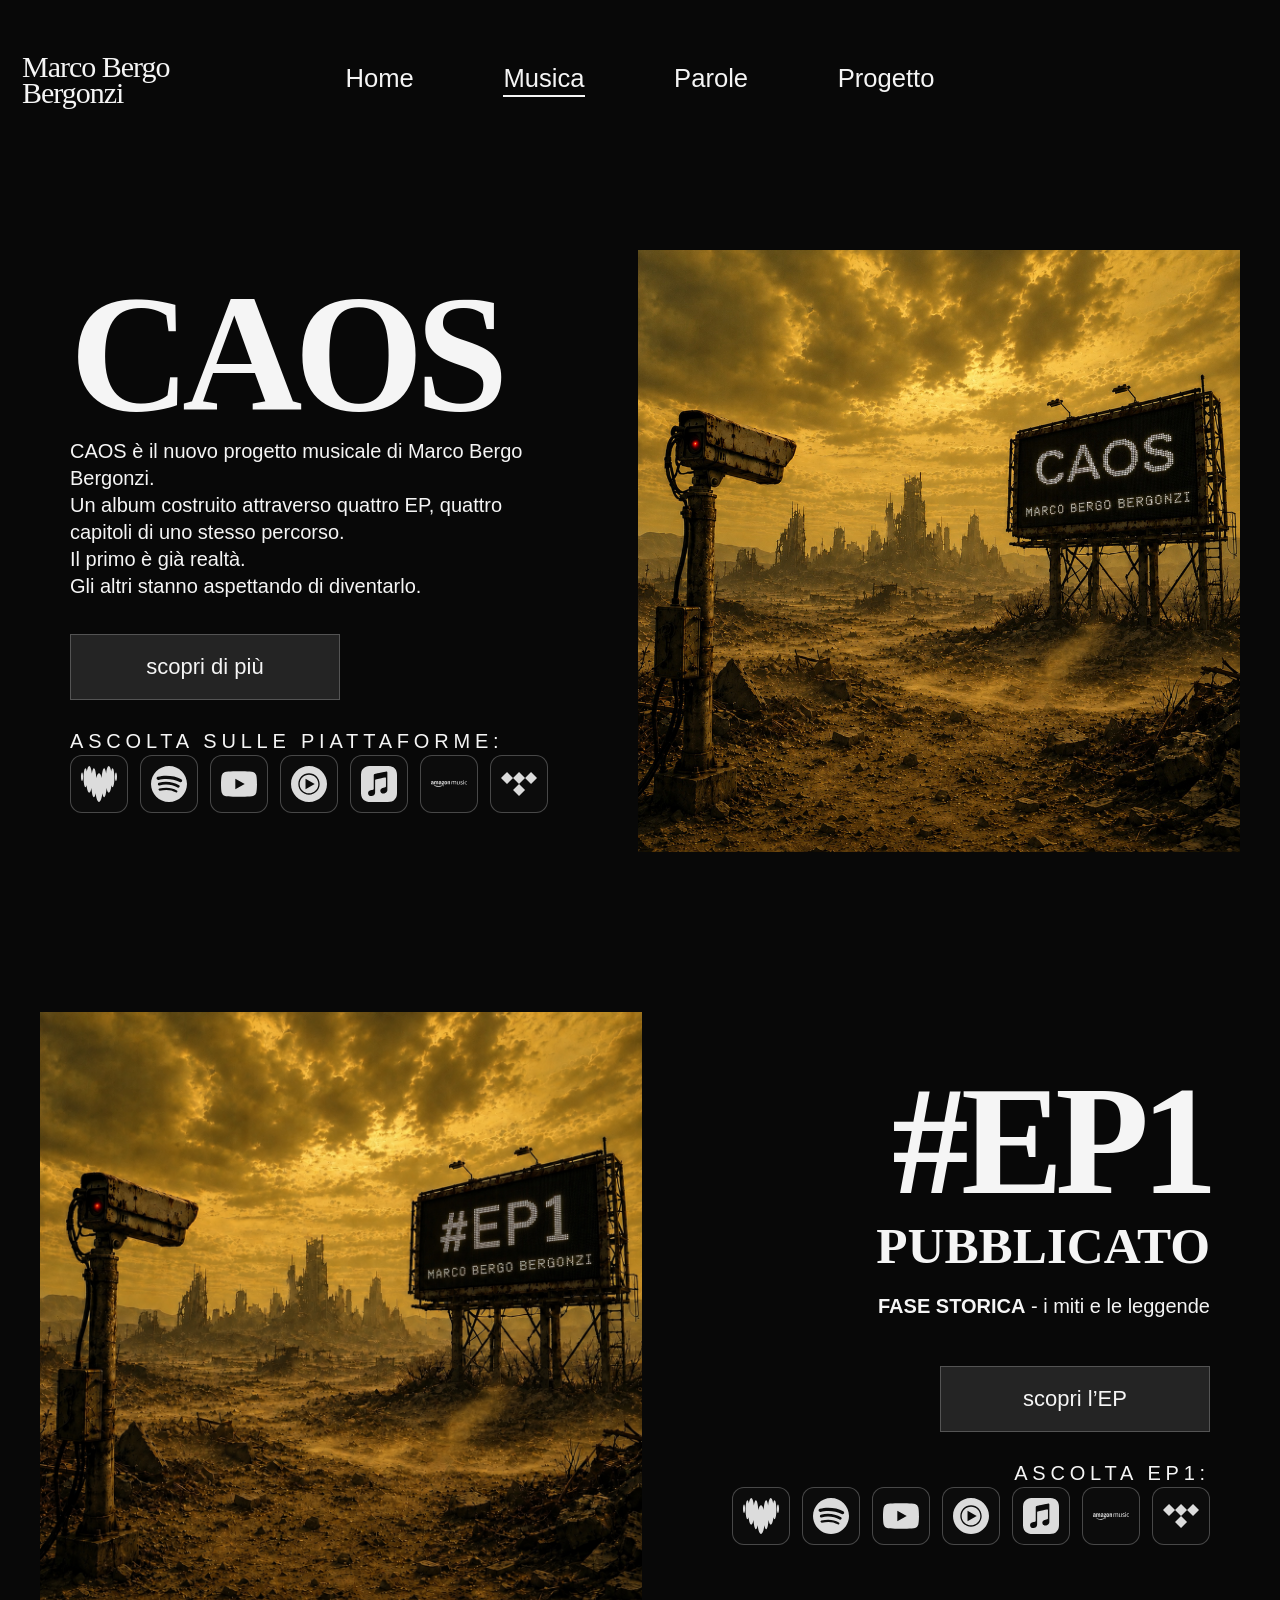
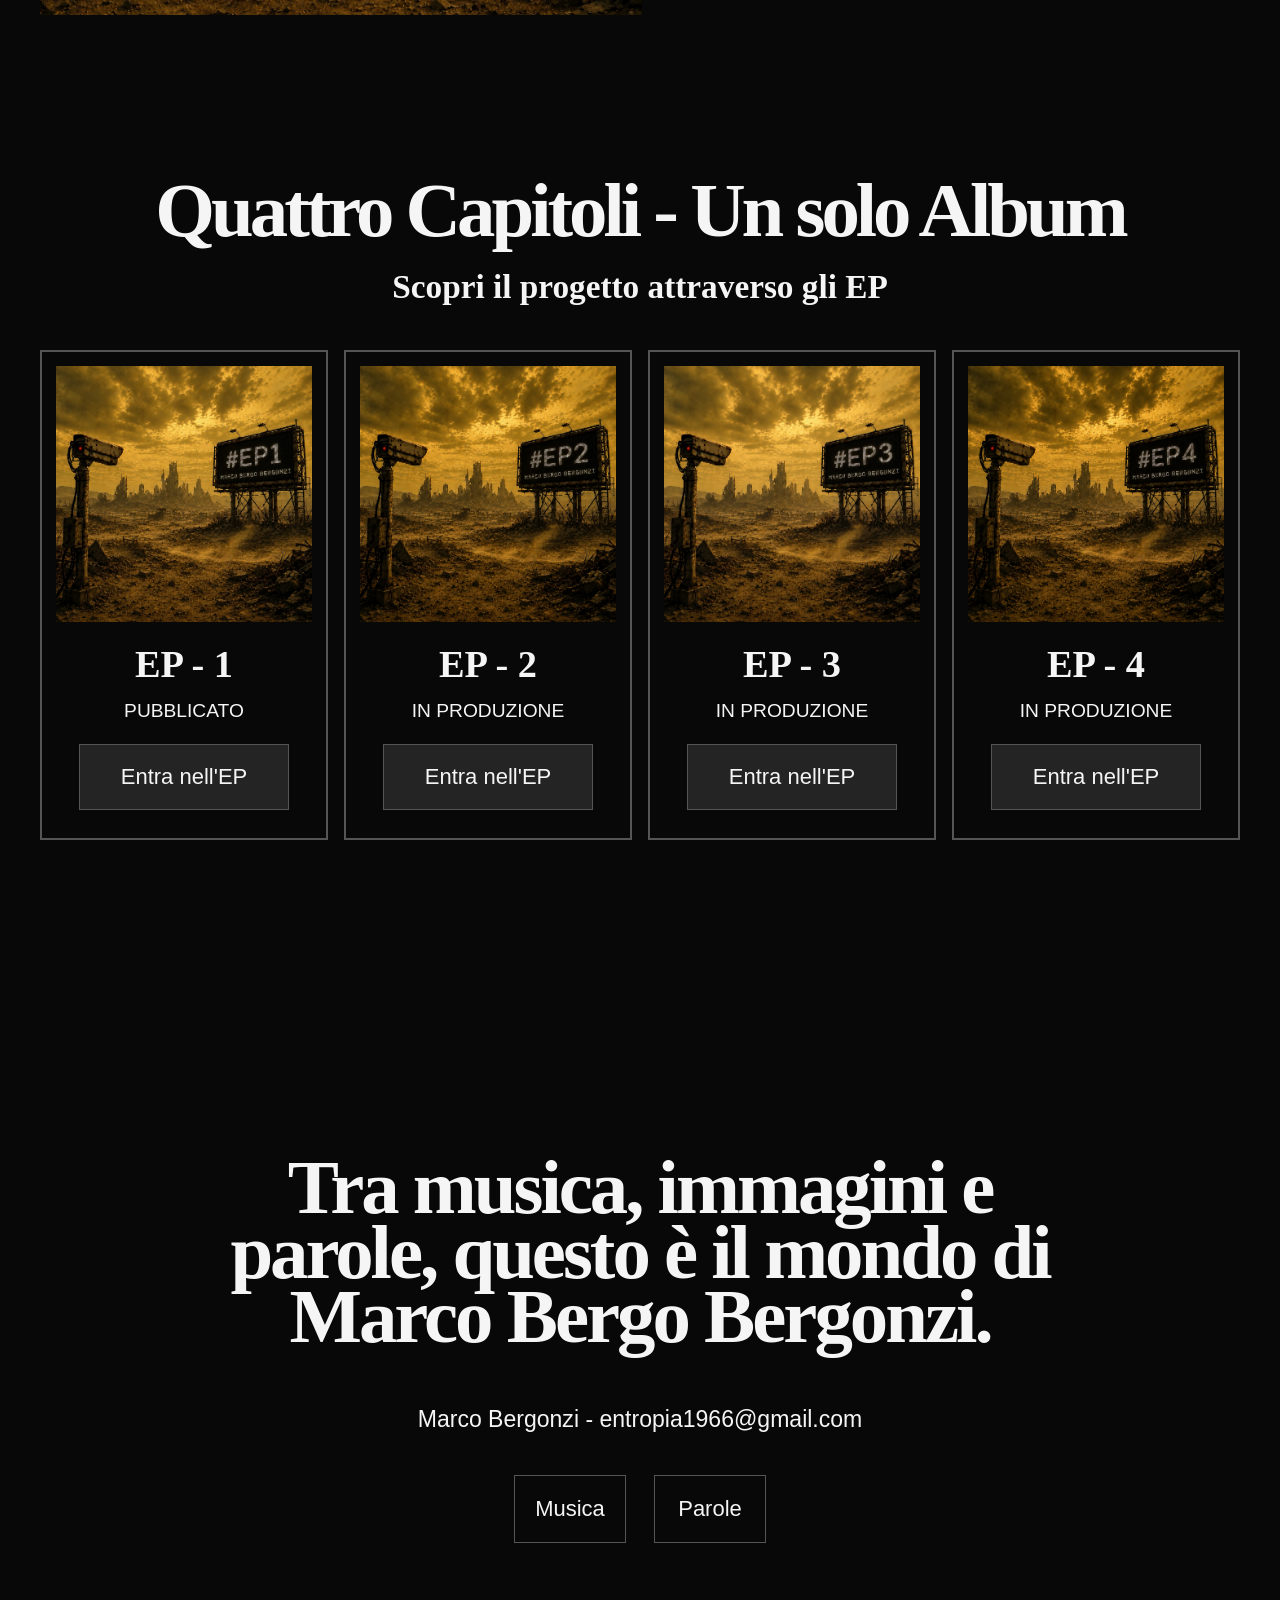
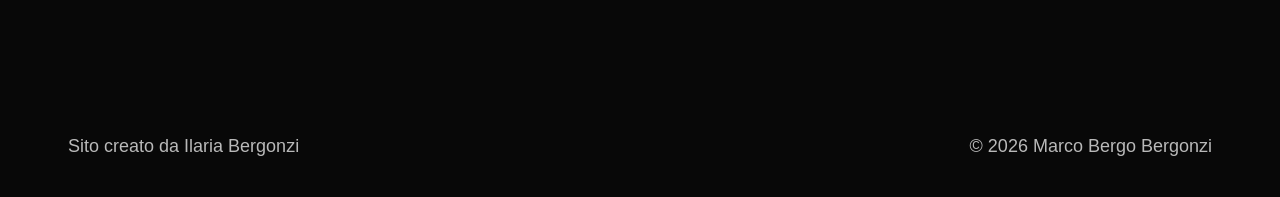
<file: musica.html>
<!DOCTYPE html>
<html lang="it">
<head>
  <meta charset="UTF-8">
  <meta name="viewport" content="width=device-width, initial-scale=1.0">
  <meta name="description" content="CAOS, il progetto musicale di Marco Bergo Bergonzi. Quattro EP, quattro capitoli, un solo album.">
  <title>Musica | Marco Bergo Bergonzi</title>
  <link rel="stylesheet" href="style-v9.css">
</head>
<body>

  <header class="site-header">
    <a class="brand" href="index.html" aria-label="Marco Bergo Bergonzi - Home">
      <span>Marco Bergo</span>
      <span>Bergonzi</span>
    </a>

    <nav class="main-nav" aria-label="Navigazione principale">
      <a href="index.html">Home</a>
      <a class="active" href="musica.html">Musica</a>
      <a href="parole.html">Parole</a>
      <a href="progetto.html">Progetto</a>
    </nav>
  </header>

  <main>

    <section class="music-split">
      <div class="music-copy">
        <h1 class="display-title">CAOS</h1>
        <p>
          CAOS è il nuovo progetto musicale di Marco Bergo Bergonzi.<br>
          Un album costruito attraverso quattro EP, quattro capitoli di uno stesso percorso.<br>
          Il primo è già realtà.<br>
          Gli altri stanno aspettando di diventarlo.
        </p>
      <div class="stacked-buttons">
          <a class="wide-btn" href="progetto.html">
              scopri di più
          </a>
          <div class="streaming-platforms">
              <p class="streaming-title">ascolta sulle piattaforme:</p>
              <div class="streaming-icons">
                  <a href="https://link.deezer.com/s/34mqjbg0VOZFvSjpo4pHH"
                     target="_blank"
                     rel="noopener noreferrer"
                     aria-label="Ascolta su Deezer">
                      <img src="deezer.svg" alt="Deezer">
                  </a>
                  <a href="https://open.spotify.com/album/5pb4AUZcKZ6Zli7dY5hD0t?si=Xly-tvTDTQClNzVzpXry3g"
                     target="_blank"
                     rel="noopener noreferrer"
                     aria-label="Ascolta su Spotify">
                      <img src="spotify.svg" alt="Spotify">
                  </a>
                  <a href="https://youtube.com/playlist?list=OLAK5uy_l21X4KNnpOaUcA3BHtjfAC8RJH81lMDWM&si=FvkovC4LfkTwFZuf"
                     target="_blank"
                     rel="noopener noreferrer"
                     aria-label="Ascolta su YouTube">
                      <img src="youtube.svg" alt="YouTube">
                  </a>
                  <a href="https://music.youtube.com/playlist?list=OLAK5uy_nxdj_2vAlhLS9cqBu5ZZZOWKx3qh5eubU&si=OvrNA-gGZbrIxyOW"
                     target="_blank"
                     rel="noopener noreferrer"
                     aria-label="Ascolta su YouTube Music">
                      <img src="youtube-music.svg" alt="YouTube Music">
                  </a>
                  <a href="https://music.apple.com/it/album/caos-single/6808185210"
                     target="_blank"
                     rel="noopener noreferrer"
                     aria-label="Ascolta su Apple Music">
                      <img src="apple-music.svg" alt="Apple Music">
                  </a>
                  <a href="https://music.amazon.it/albums/B0HHJJ28QV?ref=dm_sh_OuifOadcit0WpWq4zfbXyFv31"
                     target="_blank"
                     rel="noopener noreferrer"
                     aria-label="Ascolta su Amazon Music">
                      <img src="amazon-music.svg" alt="Amazon Music">
                  </a>
                  <a href="https://tidal.com/album/557672058/u"
                     target="_blank"
                     rel="noopener noreferrer"
                     aria-label="Ascolta su TIDAL">
                      <img src="tidal.svg" alt="TIDAL">
                  </a>
              </div>
          </div>
      </div>
      </div>  
      <div class="music-image-wrap">
        <img src="caos-cover.jpg" alt="Copertina di CAOS di Marco Bergo Bergonzi">
      </div>
    </section>

    <section class="music-split reverse">
        <div class="music-image-wrap">
            <img src="ep1-feature.png" alt="EP1 di Marco Bergo Bergonzi">
        </div>
        <div class="music-copy music-copy-right">
            <h2 class="display-title ep-title">#EP1</h2>
            <h3 class="published-title">PUBBLICATO</h3>
            <p class="phase-text">
                  <strong>FASE STORICA</strong> - i miti e le leggende
            </p>
            <div class="stacked-buttons align-right">
                <a class="wide-btn" href="ep1.html">
                    scopri l’EP
                </a>
                <div class="streaming-platforms">
                    <p class="streaming-title">
                        ascolta EP1:
                    </p>
                    <div class="streaming-icons">
                        <a href="https://link.deezer.com/s/34mqjbg0VOZFvSjpo4pHH"
                           target="_blank"
                           rel="noopener noreferrer"
                           aria-label="Ascolta l’EP1 su Deezer">
                            <img src="deezer.svg" alt="Deezer">
                        </a>
                        <a href="https://open.spotify.com/album/5pb4AUZcKZ6Zli7dY5hD0t?si=Xly-tvTDTQClNzVzpXry3g"
                           target="_blank"
                           rel="noopener noreferrer"
                           aria-label="Ascolta l’EP1 su Spotify">
                            <img src="spotify.svg" alt="Spotify">
                        </a>
                        <a href="https://youtube.com/playlist?list=OLAK5uy_l21X4KNnpOaUcA3BHtjfAC8RJH81lMDWM&si=FvkovC4LfkTwFZuf"
                           target="_blank"
                           rel="noopener noreferrer"
                           aria-label="Ascolta l’EP1 su YouTube">
                            <img src="youtube.svg" alt="YouTube">
                        </a>
                        <a href="https://music.youtube.com/playlist?list=OLAK5uy_nxdj_2vAlhLS9cqBu5ZZZOWKx3qh5eubU&si=OvrNA-gGZbrIxyOW"
                           target="_blank"
                           rel="noopener noreferrer"
                           aria-label="Ascolta l’EP1 su YouTube Music">
                            <img src="youtube-music.svg" alt="YouTube Music">
                        </a>
                        <a href="https://music.apple.com/it/album/caos-single/6808185210"
                           target="_blank"
                           rel="noopener noreferrer"
                           aria-label="Ascolta l’EP1 su Apple Music">
                            <img src="apple-music.svg" alt="Apple Music">
                        </a>
                        <a href="https://music.amazon.it/albums/B0HHJJ28QV?ref=dm_sh_OuifOadcit0WpWq4zfbXyFv31"
                           target="_blank"
                           rel="noopener noreferrer"
                           aria-label="Ascolta l’EP1 su Amazon Music">
                            <img src="amazon-music.svg" alt="Amazon Music">
                        </a>
                        <a href="https://tidal.com/album/557672058/u"
                           target="_blank"
                           rel="noopener noreferrer"
                           aria-label="Ascolta l’EP1 su TIDAL">
                            <img src="tidal.svg" alt="TIDAL">
                        </a>
                    </div>
                </div>
            </div>
        </div>
    </section>

    <section class="chapters-section">
      <div class="chapters-heading">
        <h2>Quattro Capitoli - Un solo Album</h2>
        <p>Scopri il progetto attraverso gli EP</p>
      </div>

      <div class="ep-grid">
        <article class="ep-card">
          <img src="ep1-card.png" alt="EP1">
          <h3>EP - 1</h3>
          <p>PUBBLICATO</p>
          <a class="wide-btn card-btn" href="ep1.html">Entra nell'EP</a>
        </article>

        <article class="ep-card">
          <img src="ep2-card.png" alt="EP2">
          <h3>EP - 2</h3>
          <p>IN PRODUZIONE</p>
          <a class="wide-btn card-btn" href="ep2.html">Entra nell'EP</a>
        </article>

        <article class="ep-card">
          <img src="ep3-card.png" alt="EP3">
          <h3>EP - 3</h3>
          <p>IN PRODUZIONE</p>
          <a class="wide-btn card-btn" href="ep3.html">Entra nell'EP</a>
        </article>

        <article class="ep-card">
          <img src="ep4-card.png" alt="EP4">
          <h3>EP - 4</h3>
          <p>IN PRODUZIONE</p>
          <a class="wide-btn card-btn" href="ep4.html">Entra nell'EP</a>
        </article>
      </div>
    </section>

    <section class="intro closing-section">
      <div class="intro-inner">
        <h2 class="closing-title">
          Tra musica, immagini e<br>
          parole, questo è il mondo di<br>
          Marco Bergo Bergonzi.
        </h2>

        <p class="contact">
          Marco Bergonzi - <a href="mailto:entropia1966@gmail.com">entropia1966@gmail.com</a>
        </p>

        <div class="cta-group">
          <a class="cta" href="musica.html">Musica</a>
          <a class="cta" href="parole.html">Parole</a>
        </div>
      </div>
    </section>

  </main>

  <footer class="site-footer">
    <p>Sito creato da Ilaria Bergonzi</p>
    <p>© 2026 Marco Bergo Bergonzi</p>
  </footer>

</body>
</html>
</file>
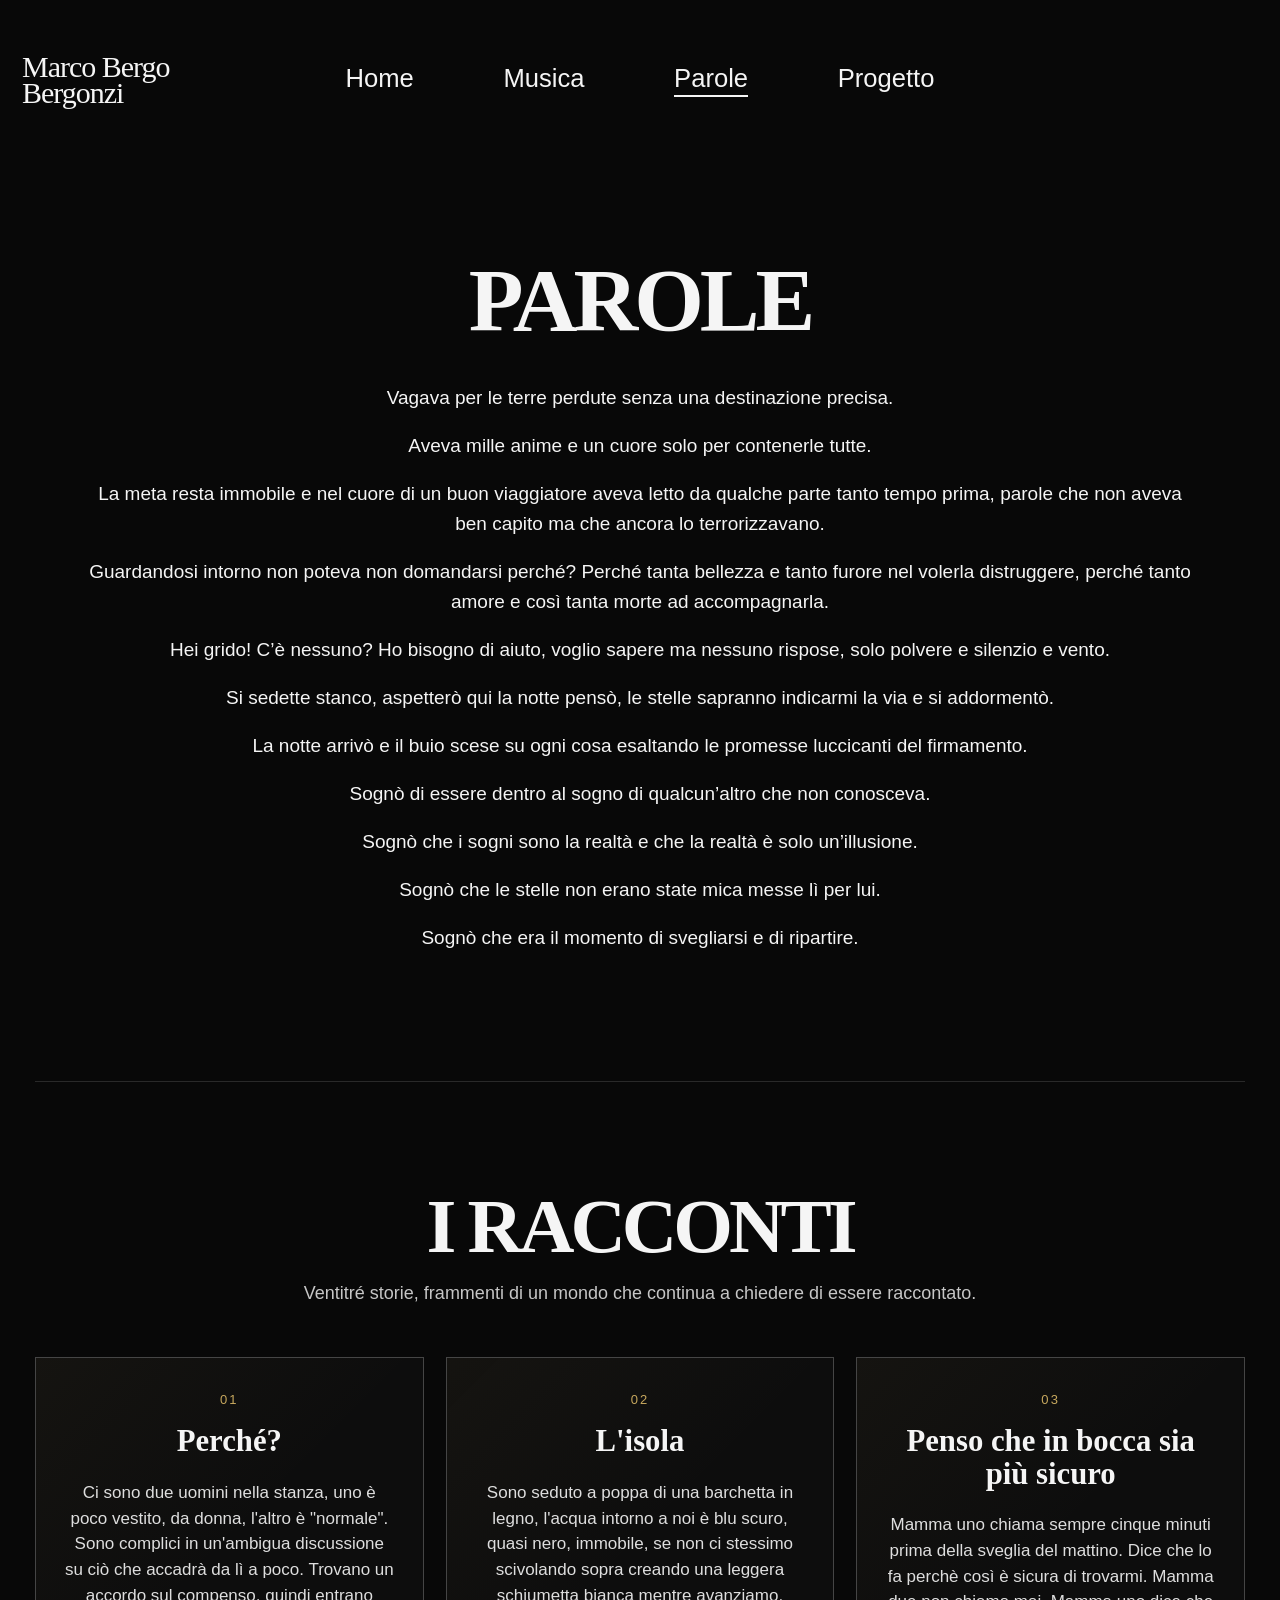
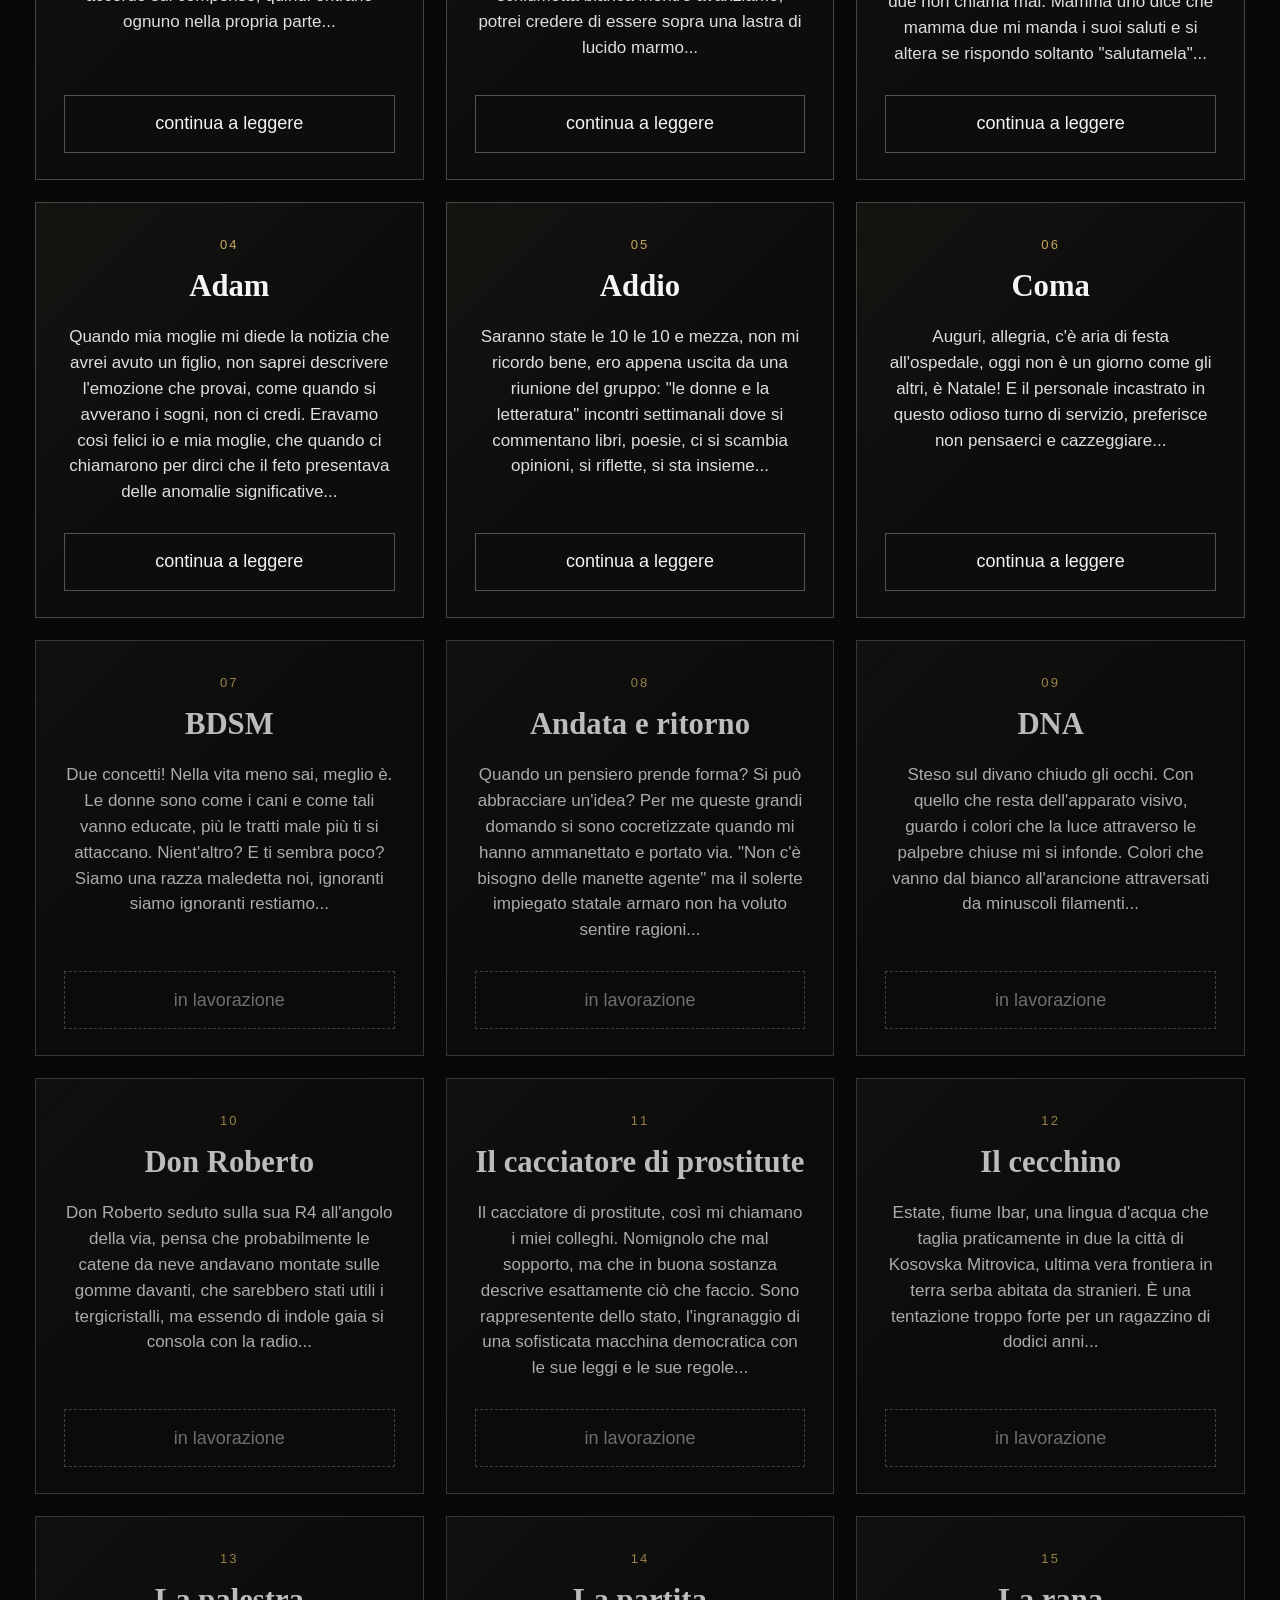
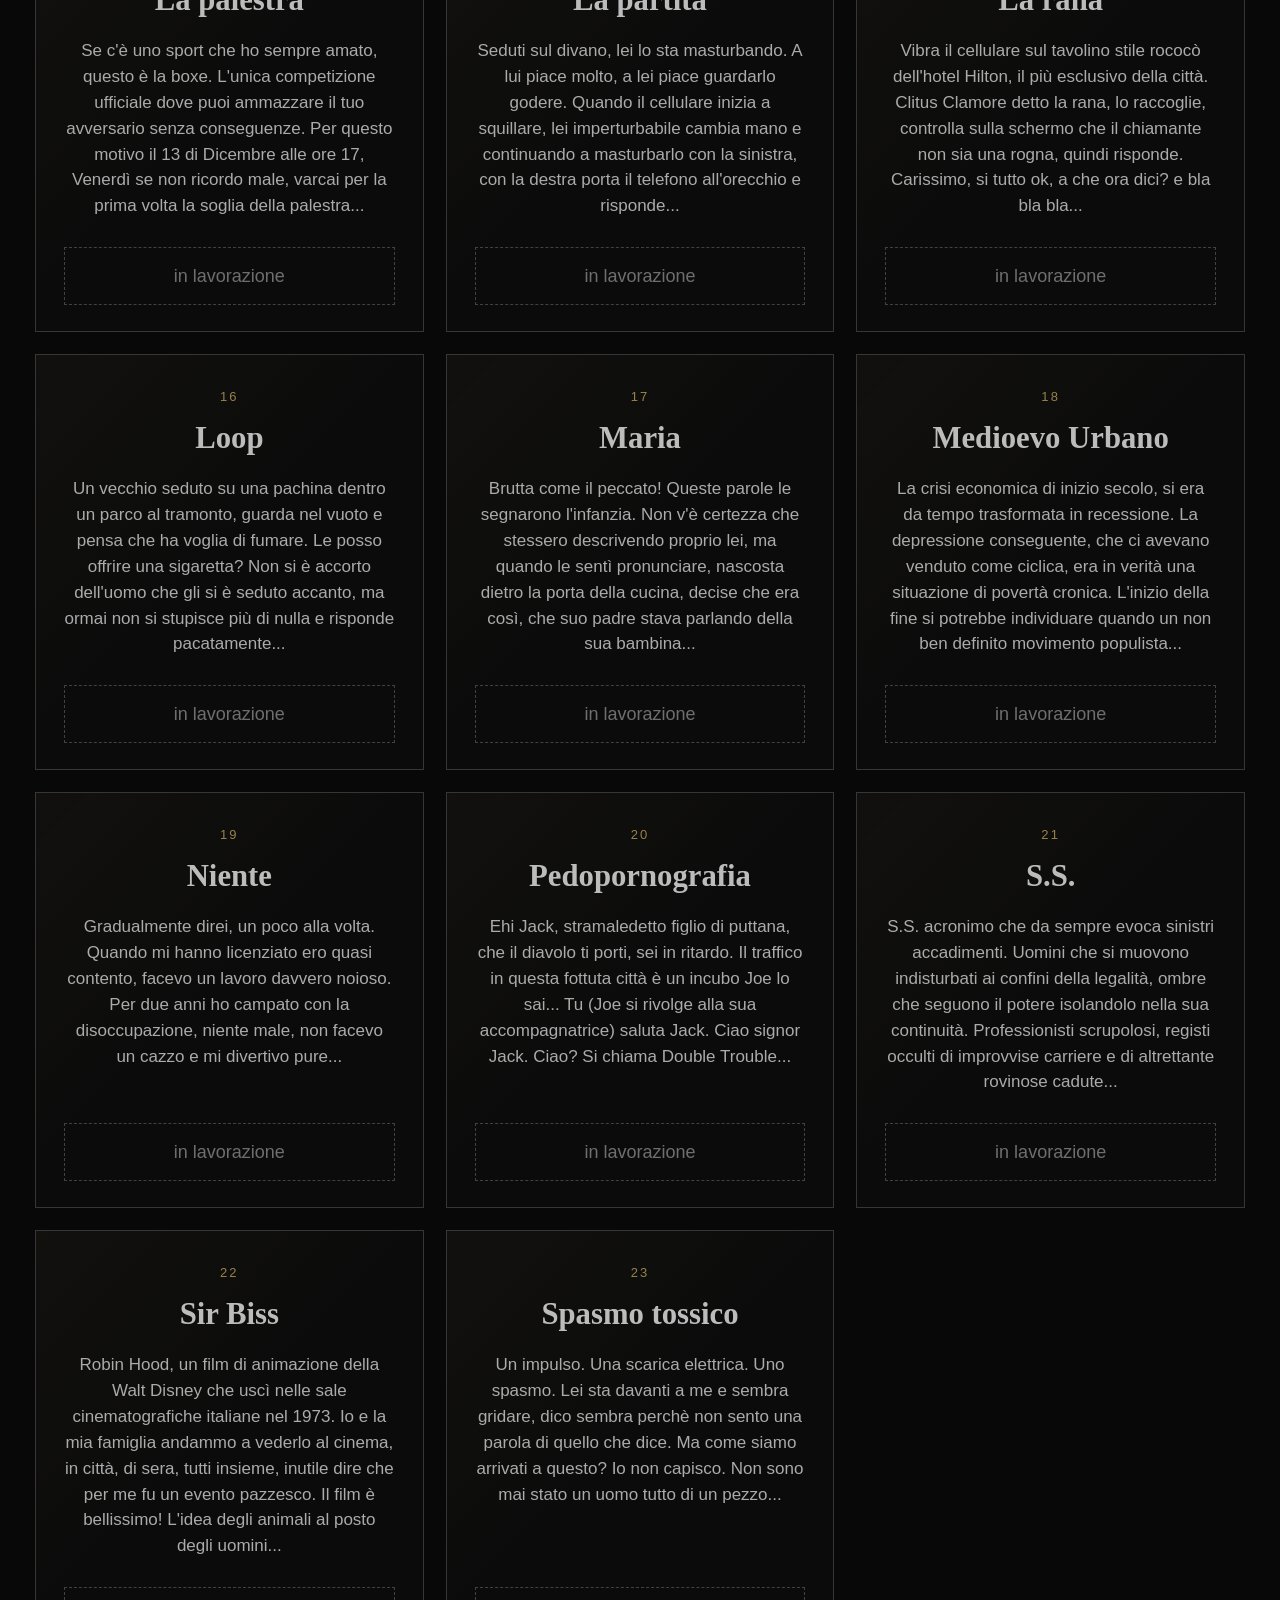
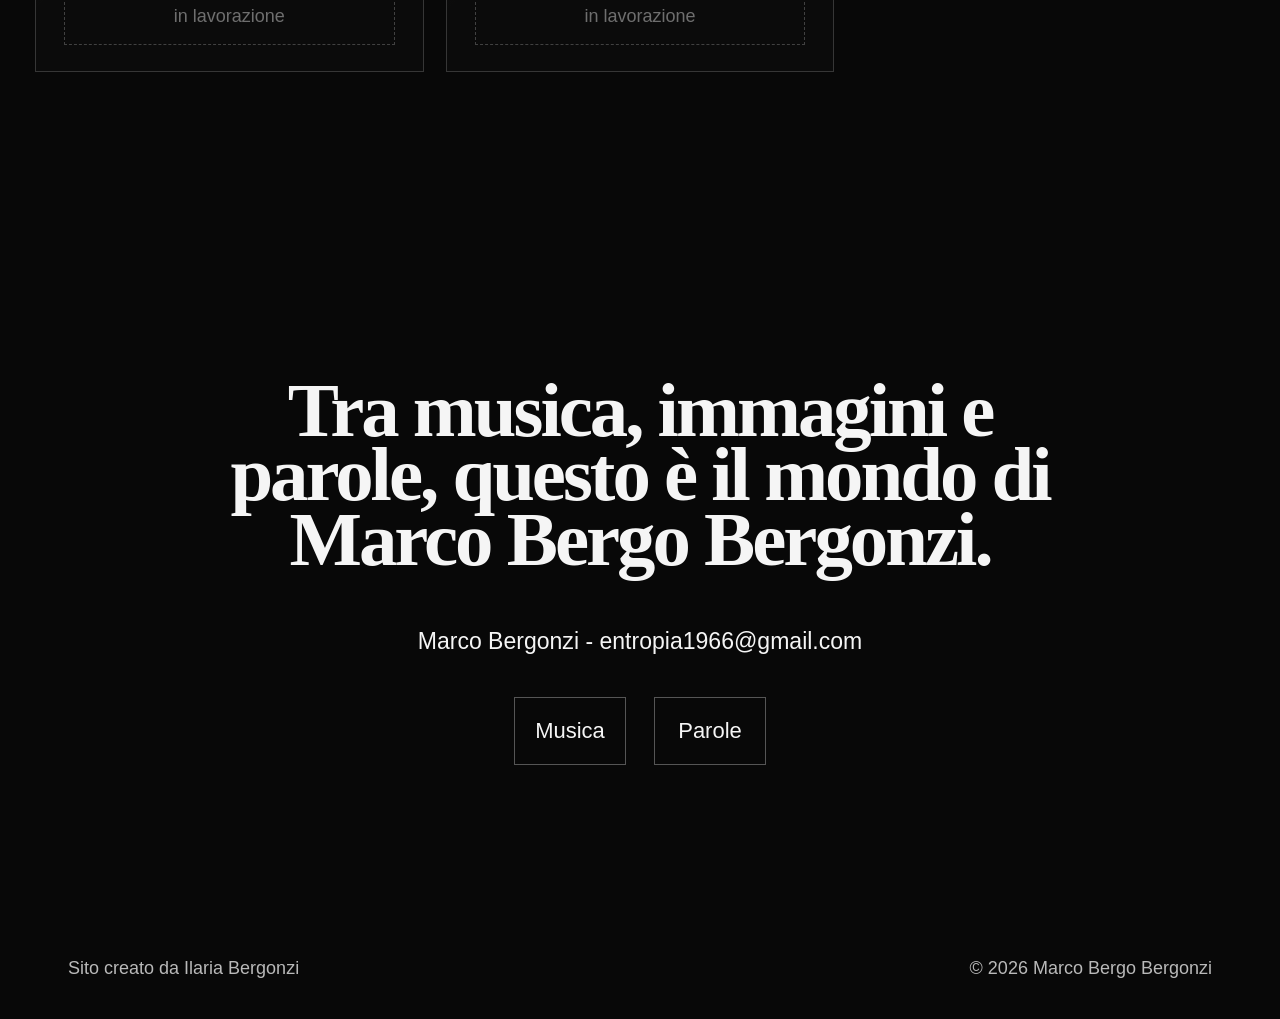
<file: parole.html>
<!DOCTYPE html>
<html lang="it">
<head>
  <meta charset="UTF-8">
  <meta name="viewport" content="width=device-width, initial-scale=1.0">
  <meta name="description" content="Parole e racconti di Marco Bergo Bergonzi.">
  <title>Parole | Marco Bergo Bergonzi</title>
  <link rel="stylesheet" href="style-v9.css">
</head>
<body>

  <header class="site-header">
    <a class="brand" href="index.html" aria-label="Marco Bergo Bergonzi - Home">
      <span>Marco Bergo</span>
      <span>Bergonzi</span>
    </a>

    <nav class="main-nav" aria-label="Navigazione principale">
      <a href="index.html">Home</a>
      <a href="musica.html">Musica</a>
      <a class="active" href="parole.html">Parole</a>
      <a href="progetto.html">Progetto</a>
    </nav>
  </header>

  <main>
    <section class="words-page">
      <div class="words-intro">
        <h1>PAROLE</h1>
        <div class="words-intro-text">
          <p>Vagava per le terre perdute senza una destinazione precisa.</p>
          <p>Aveva mille anime e un cuore solo per contenerle tutte.</p>
          <p>La meta resta immobile e nel cuore di un buon viaggiatore aveva letto da qualche parte tanto tempo prima, parole che non aveva ben capito ma che ancora lo terrorizzavano.</p>
          <p>Guardandosi intorno non poteva non domandarsi perché? Perché tanta bellezza e tanto furore nel volerla distruggere, perché tanto amore e così tanta morte ad accompagnarla.</p>
          <p>Hei grido! C’è nessuno? Ho bisogno di aiuto, voglio sapere ma nessuno rispose, solo polvere e silenzio e vento.</p>
          <p>Si sedette stanco, aspetterò qui la notte pensò, le stelle sapranno indicarmi la via e si addormentò.</p>
          <p>La notte arrivò e il buio scese su ogni cosa esaltando le promesse luccicanti del firmamento.</p>
          <p>Sognò di essere dentro al sogno di qualcun’altro che non conosceva.</p>
          <p>Sognò che i sogni sono la realtà e che la realtà è solo un’illusione.</p>
          <p>Sognò che le stelle non erano state mica messe lì per lui.</p>
          <p>Sognò che era il momento di svegliarsi e di ripartire.</p>
        </div>
      </div>
    </section>

    <section class="stories-section">
      <div class="stories-heading">
        <h2>I RACCONTI</h2>
        <p>Ventitré storie, frammenti di un mondo che continua a chiedere di essere raccontato.</p>
      </div>

      <div class="stories-grid">

        <article class="story-card available">
          <div>
            <span class="story-number">01</span>
            <h3>Perché?</h3>
            <p>Ci sono due uomini nella stanza, uno è poco vestito, da donna, l'altro è "normale". Sono complici in un'ambigua discussione su ciò che accadrà da lì a poco. Trovano un accordo sul compenso, quindi entrano ognuno nella propria parte...</p>
          </div>
          <a class="story-btn" href="perche.html">continua a leggere</a>
        </article>
        <article class="story-card available">
          <div>
            <span class="story-number">02</span>
            <h3>L'isola</h3>
            <p>Sono seduto a poppa di una barchetta in legno, l'acqua intorno a noi è blu scuro, quasi nero, immobile, se non ci stessimo scivolando sopra creando una leggera schiumetta bianca mentre avanziamo, potrei credere di essere sopra una lastra di lucido marmo...</p>
          </div>
          <a class="story-btn" href="lisola.html">continua a leggere</a>
        </article>
        <article class="story-card available">
          <div>
            <span class="story-number">03</span>
            <h3>Penso che in bocca sia più sicuro</h3>
            <p>Mamma uno chiama sempre cinque minuti prima della sveglia del mattino. Dice che lo fa perchè così è sicura di trovarmi. Mamma due non chiama mai. Mamma uno dice che mamma due mi manda i suoi saluti e si altera se rispondo soltanto "salutamela"...</p>
          </div>
          <a class="story-btn" href="penso-che-in-bocca-sia-piu-sicuro.html">continua a leggere</a>
        </article>
        <article class="story-card available">
          <div>
            <span class="story-number">04</span>
            <h3>Adam</h3>
            <p>Quando mia moglie mi diede la notizia che avrei avuto un figlio, non saprei descrivere l'emozione che provai, come quando si avverano i sogni, non ci credi. Eravamo così felici io e mia moglie, che quando ci chiamarono per dirci che il feto presentava delle anomalie significative...</p>
          </div>
          <a class="story-btn" href="adam.html">continua a leggere</a>
        </article>
        <article class="story-card available">
          <div>
            <span class="story-number">05</span>
            <h3>Addio</h3>
            <p>Saranno state le 10 le 10 e mezza, non mi ricordo bene, ero appena uscita da una riunione del gruppo: "le donne e la letteratura" incontri settimanali dove si commentano libri, poesie, ci si scambia opinioni, si riflette, si sta insieme...</p>
          </div>
          <a class="story-btn" href="addio.html">continua a leggere</a>
        </article>
        <article class="story-card available">
          <div>
            <span class="story-number">06</span>
            <h3>Coma</h3>
            <p>Auguri, allegria, c'è aria di festa all'ospedale, oggi non è un giorno come gli altri, è Natale! E il personale incastrato in questo odioso turno di servizio, preferisce non pensaerci e cazzeggiare...</p>
          </div>
          <a class="story-btn" href="coma.html">continua a leggere</a>
        </article>
        <article class="story-card work-in-progress">
          <div>
            <span class="story-number">07</span>
            <h3>BDSM</h3>
            <p>Due concetti! Nella vita meno sai, meglio è. Le donne sono come i cani e come tali vanno educate, più le tratti male più ti si attaccano. Nient'altro? E ti sembra poco? Siamo una razza maledetta noi, ignoranti siamo ignoranti restiamo...</p>
          </div>
          <span class="story-btn">in lavorazione</span>
        </article>
        <article class="story-card work-in-progress">
          <div>
            <span class="story-number">08</span>
            <h3>Andata e ritorno</h3>
            <p>Quando un pensiero prende forma? Si può abbracciare un'idea? Per me queste grandi domando si sono cocretizzate quando mi hanno ammanettato e portato via. "Non c'è bisogno delle manette agente" ma il solerte impiegato statale armaro non ha voluto sentire ragioni...</p>
          </div>
          <span class="story-btn">in lavorazione</span>
        </article>
        <article class="story-card work-in-progress">
          <div>
            <span class="story-number">09</span>
            <h3>DNA</h3>
            <p>Steso sul divano chiudo gli occhi. Con quello che resta dell'apparato visivo, guardo i colori che la luce attraverso le palpebre chiuse mi si infonde. Colori che vanno dal bianco all'arancione attraversati da minuscoli filamenti...</p>
          </div>
          <span class="story-btn">in lavorazione</span>
        </article>
        <article class="story-card work-in-progress">
          <div>
            <span class="story-number">10</span>
            <h3>Don Roberto</h3>
            <p>Don Roberto seduto sulla sua R4 all'angolo della via, pensa che probabilmente le catene da neve andavano montate sulle gomme davanti, che sarebbero stati utili i tergicristalli, ma essendo di indole gaia si consola con la radio...</p>
          </div>
          <span class="story-btn">in lavorazione</span>
        </article>
        <article class="story-card work-in-progress">
          <div>
            <span class="story-number">11</span>
            <h3>Il cacciatore di prostitute</h3>
            <p>Il cacciatore di prostitute, così mi chiamano i miei colleghi. Nomignolo che mal sopporto, ma che in buona sostanza descrive esattamente ciò che faccio. Sono rappresentente dello stato, l'ingranaggio di una sofisticata macchina democratica con le sue leggi e le sue regole...</p>
          </div>
          <span class="story-btn">in lavorazione</span>
        </article>
        <article class="story-card work-in-progress">
          <div>
            <span class="story-number">12</span>
            <h3>Il cecchino</h3>
            <p>Estate, fiume Ibar, una lingua d'acqua che taglia praticamente in due la città di Kosovska Mitrovica, ultima vera frontiera in terra serba abitata da stranieri. È una tentazione troppo forte per un ragazzino di dodici anni...</p>
          </div>
          <span class="story-btn">in lavorazione</span>
        </article>
        <article class="story-card work-in-progress">
          <div>
            <span class="story-number">13</span>
            <h3>La palestra</h3>
            <p>Se c'è uno sport che ho sempre amato, questo è la boxe. L'unica competizione ufficiale dove puoi ammazzare il tuo avversario senza conseguenze. Per questo motivo il 13 di Dicembre alle ore 17, Venerdì se non ricordo male, varcai per la prima volta la soglia della palestra...</p>
          </div>
          <span class="story-btn">in lavorazione</span>
        </article>
        <article class="story-card work-in-progress">
          <div>
            <span class="story-number">14</span>
            <h3>La partita</h3>
            <p>Seduti sul divano, lei lo sta masturbando. A lui piace molto, a lei piace guardarlo godere. Quando il cellulare inizia a squillare, lei imperturbabile cambia mano e continuando a masturbarlo con la sinistra, con la destra porta il telefono all'orecchio e risponde...</p>
          </div>
          <span class="story-btn">in lavorazione</span>
        </article>
        <article class="story-card work-in-progress">
          <div>
            <span class="story-number">15</span>
            <h3>La rana</h3>
            <p>Vibra il cellulare sul tavolino stile rococò dell'hotel Hilton, il più esclusivo della città. Clitus Clamore detto la rana, lo raccoglie, controlla sulla schermo che il chiamante non sia una rogna, quindi risponde. Carissimo, si tutto ok, a che ora dici? e bla bla bla...</p>
          </div>
          <span class="story-btn">in lavorazione</span>
        </article>
        <article class="story-card work-in-progress">
          <div>
            <span class="story-number">16</span>
            <h3>Loop</h3>
            <p>Un vecchio seduto su una pachina dentro un parco al tramonto, guarda nel vuoto e pensa che ha voglia di fumare. Le posso offrire una sigaretta? Non si è accorto dell'uomo che gli si è seduto accanto, ma ormai non si stupisce più di nulla e risponde pacatamente...</p>
          </div>
          <span class="story-btn">in lavorazione</span>
        </article>
        <article class="story-card work-in-progress">
          <div>
            <span class="story-number">17</span>
            <h3>Maria</h3>
            <p>Brutta come il peccato! Queste parole le segnarono l'infanzia. Non v'è certezza che stessero descrivendo proprio lei, ma quando le sentì pronunciare, nascosta dietro la porta della cucina, decise che era così, che suo padre stava parlando della sua bambina...</p>
          </div>
          <span class="story-btn">in lavorazione</span>
        </article>
        <article class="story-card work-in-progress">
          <div>
            <span class="story-number">18</span>
            <h3>Medioevo Urbano</h3>
            <p>La crisi economica di inizio secolo, si era da tempo trasformata in recessione. La depressione conseguente, che ci avevano venduto come ciclica, era in verità una situazione di povertà cronica. L'inizio della fine si potrebbe individuare quando un non ben definito movimento populista...</p>
          </div>
          <span class="story-btn">in lavorazione</span>
        </article>
        <article class="story-card work-in-progress">
          <div>
            <span class="story-number">19</span>
            <h3>Niente</h3>
            <p>Gradualmente direi, un poco alla volta. Quando mi hanno licenziato ero quasi contento, facevo un lavoro davvero noioso. Per due anni ho campato con la disoccupazione, niente male, non facevo un cazzo e mi divertivo pure...</p>
          </div>
          <span class="story-btn">in lavorazione</span>
        </article>
        <article class="story-card work-in-progress">
          <div>
            <span class="story-number">20</span>
            <h3>Pedopornografia</h3>
            <p>Ehi Jack, stramaledetto figlio di puttana, che il diavolo ti porti, sei in ritardo. Il traffico in questa fottuta città è un incubo Joe lo sai... Tu (Joe si rivolge alla sua accompagnatrice) saluta Jack. Ciao signor Jack. Ciao? Si chiama Double Trouble...</p>
          </div>
          <span class="story-btn">in lavorazione</span>
        </article>
        <article class="story-card work-in-progress">
          <div>
            <span class="story-number">21</span>
            <h3>S.S.</h3>
            <p>S.S. acronimo che da sempre evoca sinistri accadimenti. Uomini che si muovono indisturbati ai confini della legalità, ombre che seguono il potere isolandolo nella sua continuità. Professionisti scrupolosi, registi occulti di improvvise carriere e di altrettante rovinose cadute...</p>
          </div>
          <span class="story-btn">in lavorazione</span>
        </article>
        <article class="story-card work-in-progress">
          <div>
            <span class="story-number">22</span>
            <h3>Sir Biss</h3>
            <p>Robin Hood, un film di animazione della Walt Disney che uscì nelle sale cinematografiche italiane nel 1973. Io e la mia famiglia andammo a vederlo al cinema, in città, di sera, tutti insieme, inutile dire che per me fu un evento pazzesco. Il film è bellissimo! L'idea degli animali al posto degli uomini...</p>
          </div>
          <span class="story-btn">in lavorazione</span>
        </article>
        <article class="story-card work-in-progress">
          <div>
            <span class="story-number">23</span>
            <h3>Spasmo tossico</h3>
            <p>Un impulso. Una scarica elettrica. Uno spasmo. Lei sta davanti a me e sembra gridare, dico sembra perchè non sento una parola di quello che dice. Ma come siamo arrivati a questo? Io non capisco. Non sono mai stato un uomo tutto di un pezzo...</p>
          </div>
          <span class="story-btn">in lavorazione</span>
        </article>
      </div>
    </section>

    <section class="intro closing-section">
      <div class="intro-inner">
        <h2 class="closing-title">
          Tra musica, immagini e<br>
          parole, questo è il mondo di<br>
          Marco Bergo Bergonzi.
        </h2>

        <p class="contact">
          Marco Bergonzi - <a href="mailto:entropia1966@gmail.com">entropia1966@gmail.com</a>
        </p>

        <div class="cta-group">
          <a class="cta" href="musica.html">Musica</a>
          <a class="cta" href="parole.html">Parole</a>
        </div>
      </div>
    </section>
  </main>

  <footer class="site-footer">
    <p>Sito creato da Ilaria Bergonzi</p>
    <p>© 2026 Marco Bergo Bergonzi</p>
  </footer>

</body>
</html>
</file>
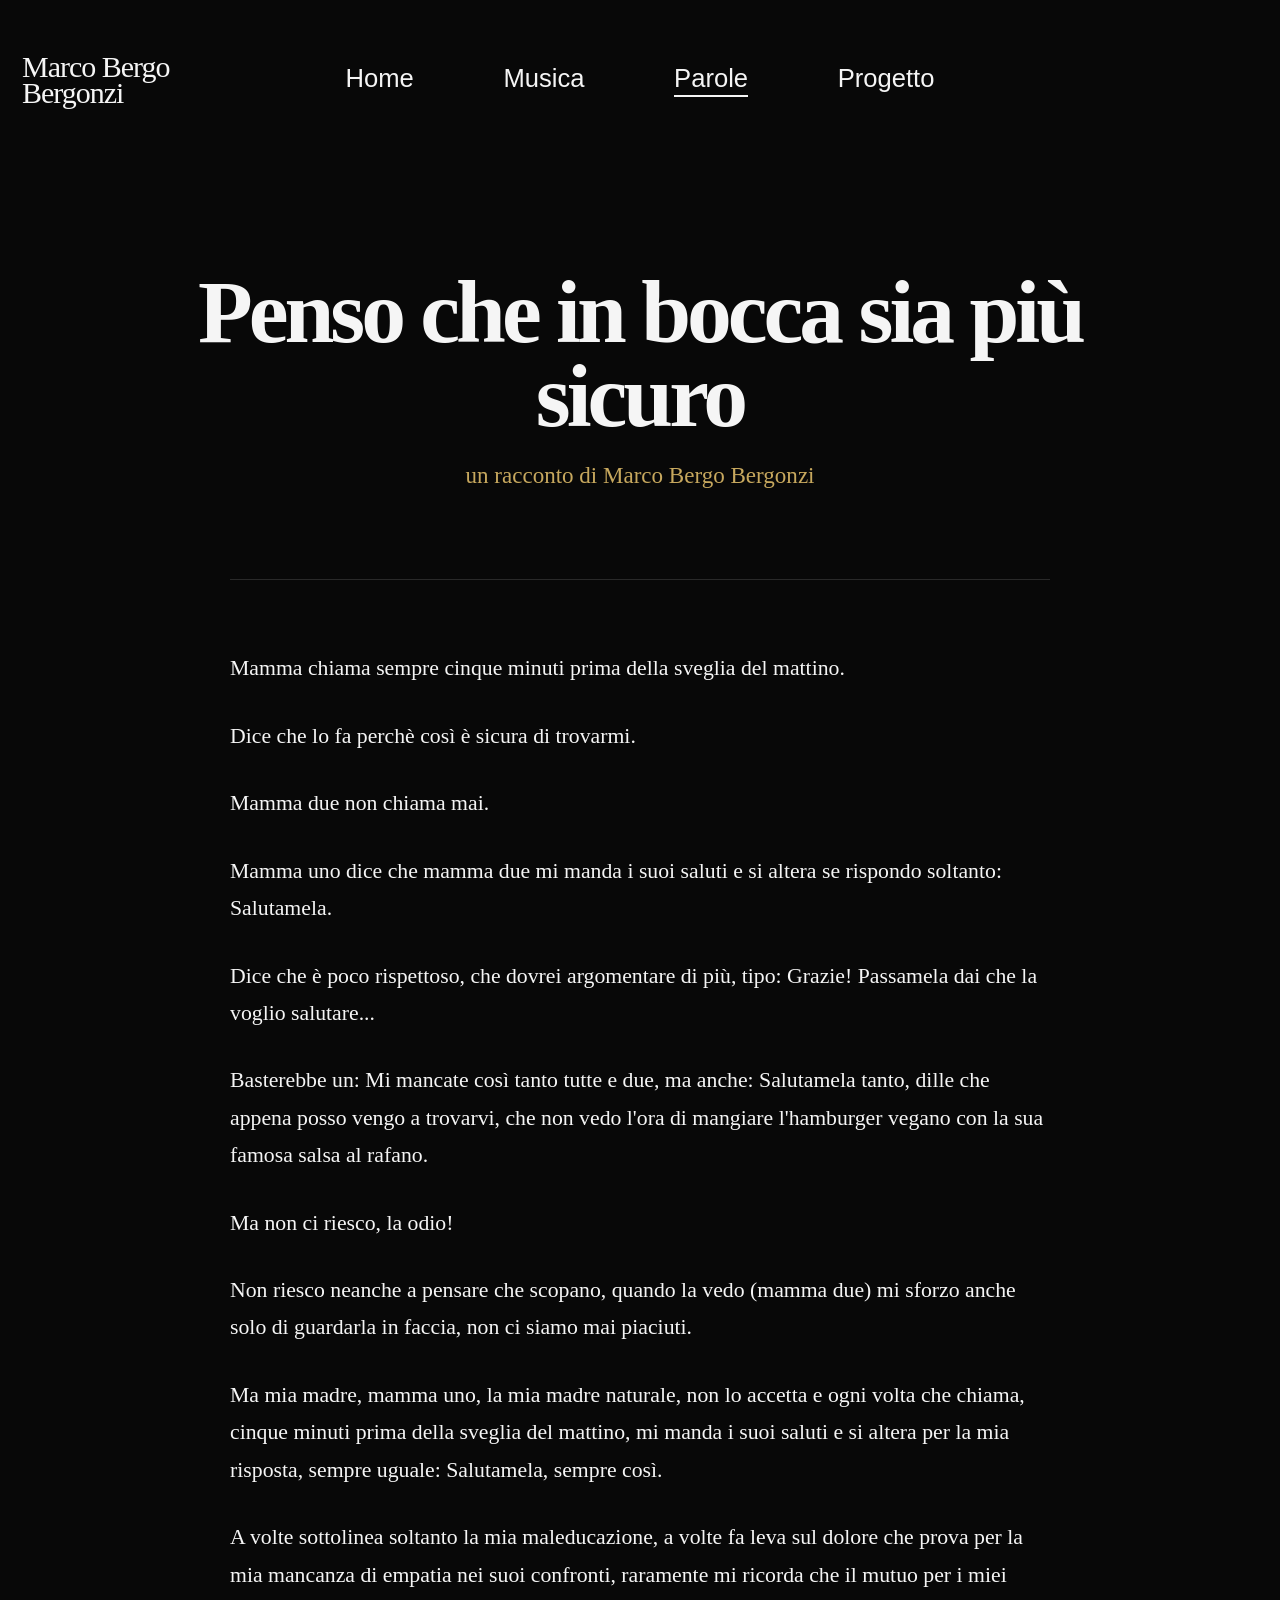
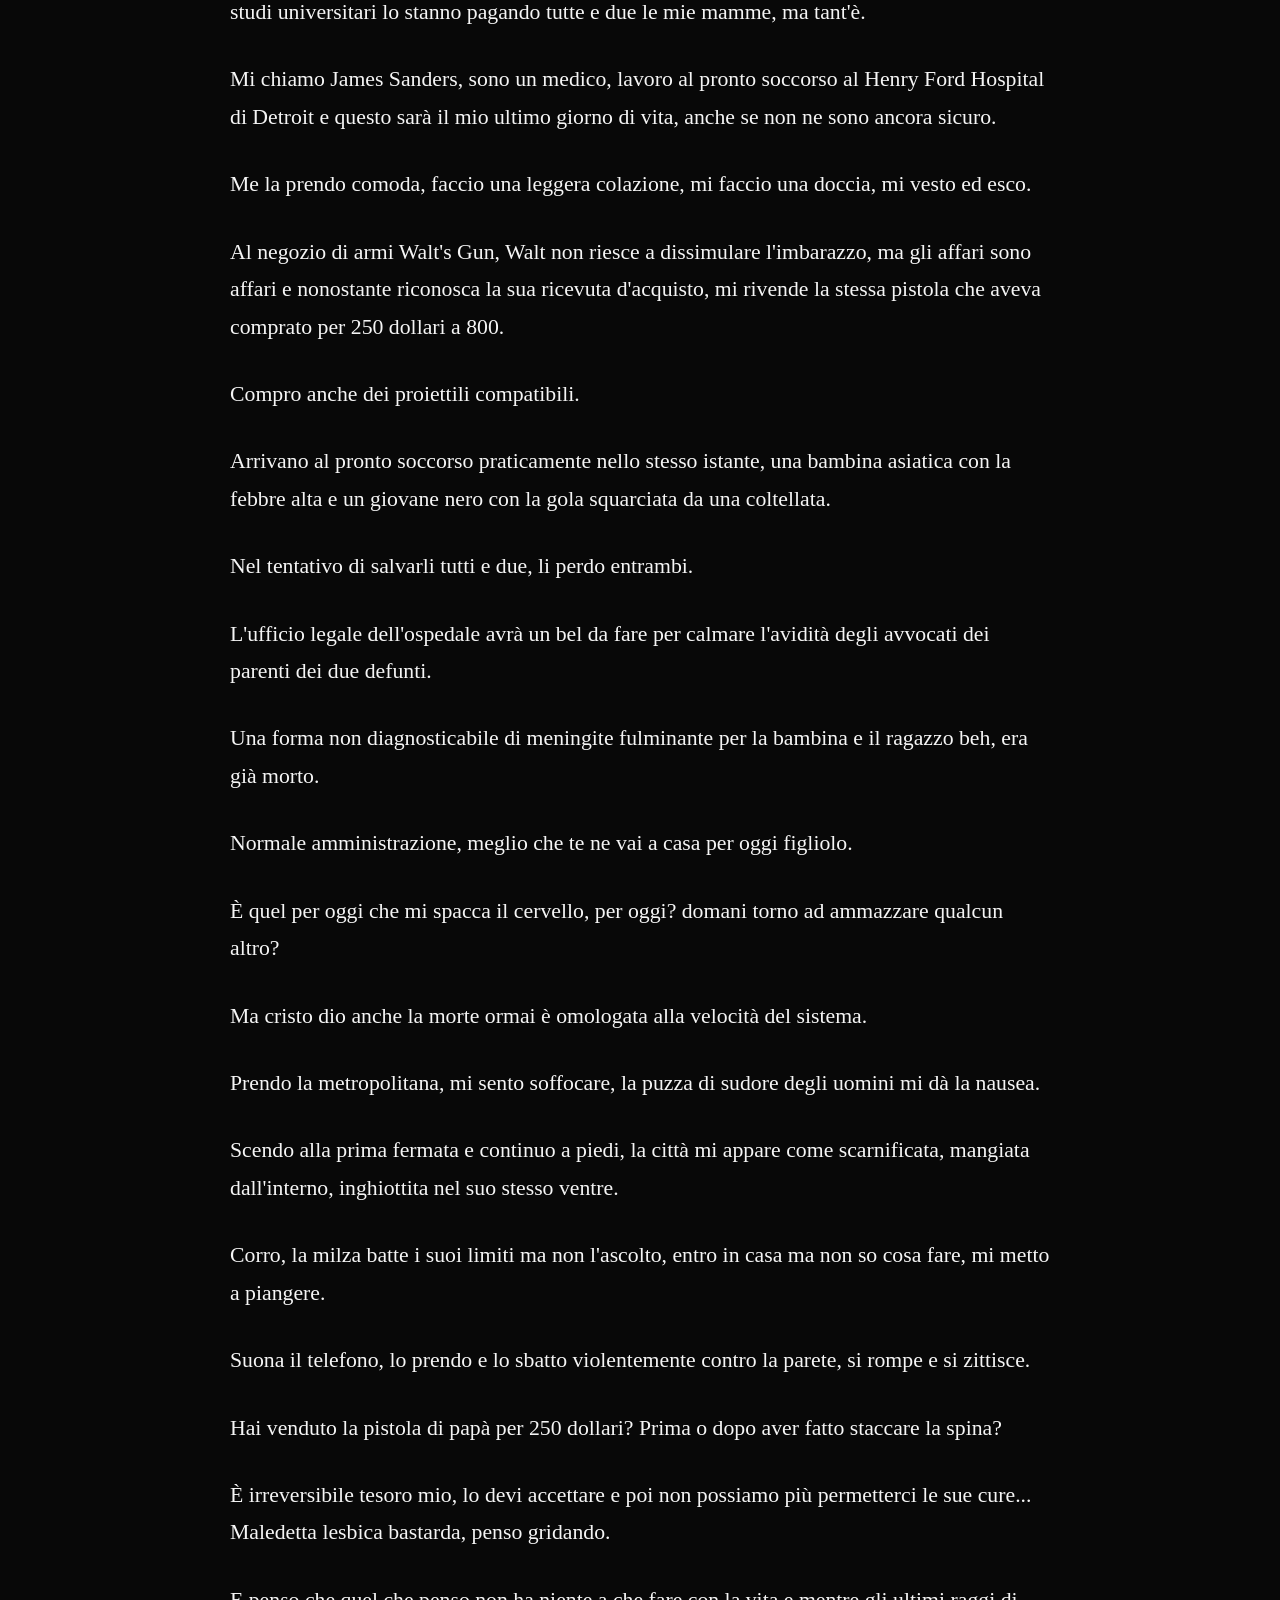
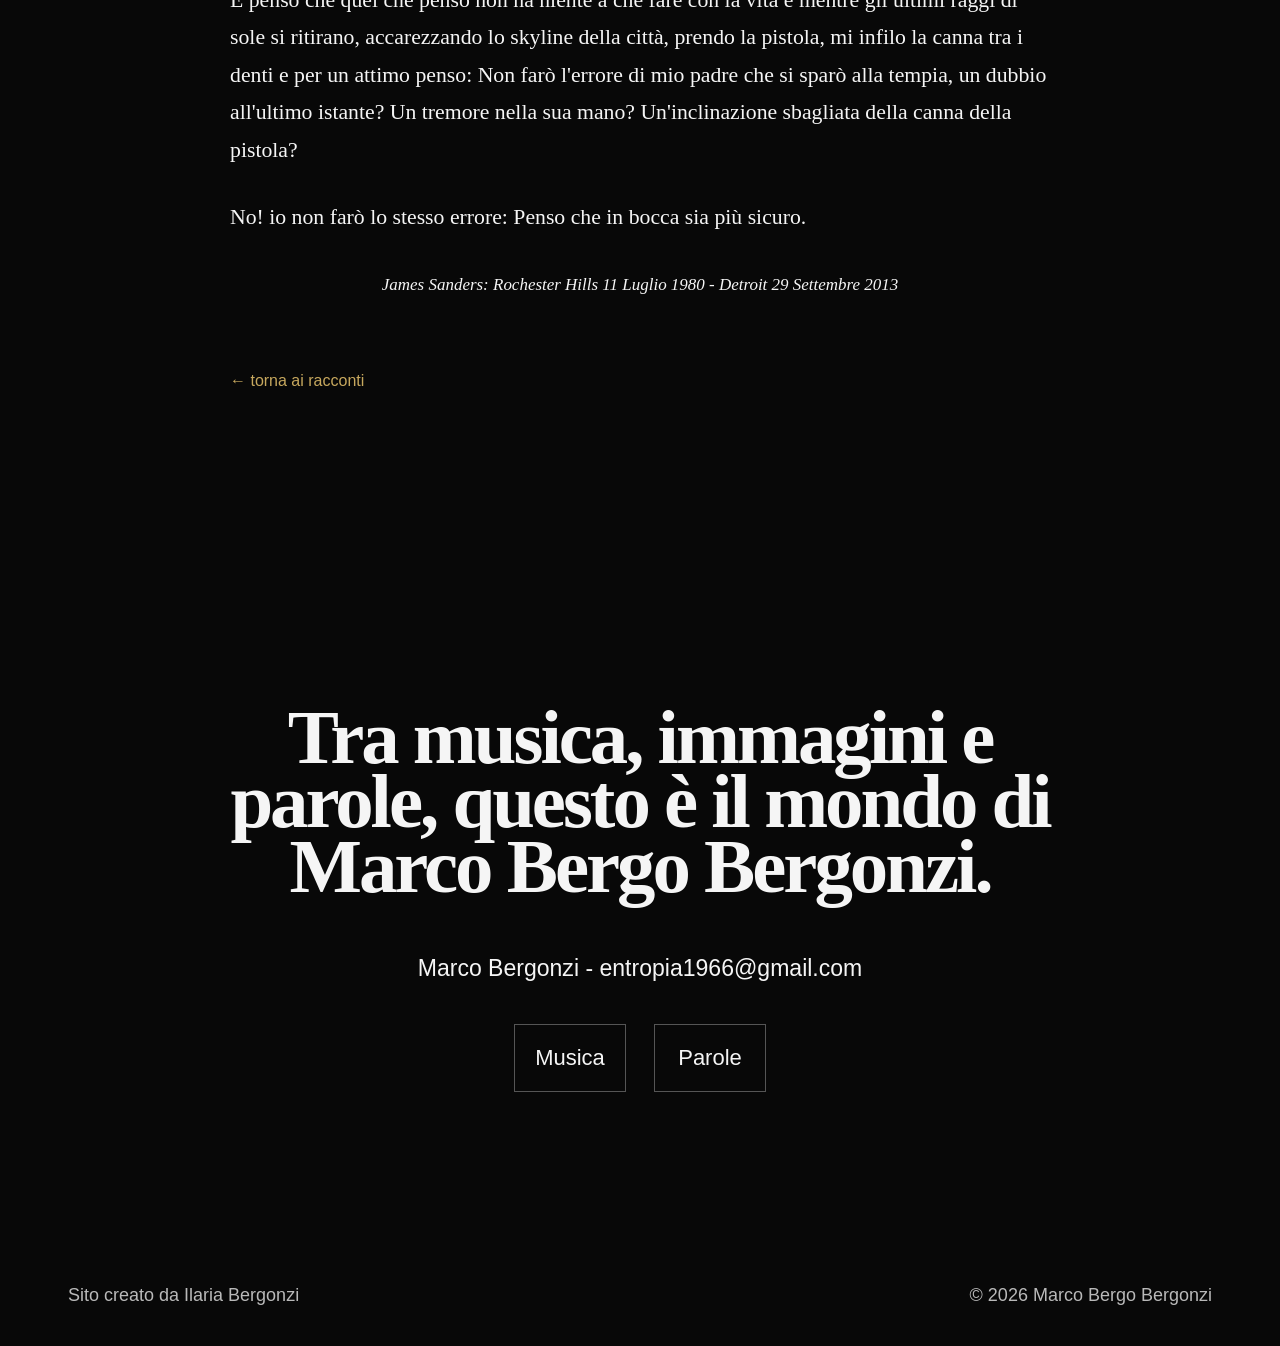
<file: penso-che-in-bocca-sia-piu-sicuro.html>
<!DOCTYPE html>
<html lang="it">
<head>
  <meta charset="UTF-8">
  <meta name="viewport" content="width=device-width, initial-scale=1.0">
  <meta name="description" content="Penso che in bocca sia più sicuro, un racconto di Marco Bergo Bergonzi.">
  <title>Penso che in bocca sia più sicuro | Marco Bergo Bergonzi</title>
  <link rel="stylesheet" href="style-v9.css">
</head>
<body>

  <header class="site-header">
    <a class="brand" href="index.html" aria-label="Marco Bergo Bergonzi - Home">
      <span>Marco Bergo</span>
      <span>Bergonzi</span>
    </a>

    <nav class="main-nav" aria-label="Navigazione principale">
      <a href="index.html">Home</a>
      <a href="musica.html">Musica</a>
      <a class="active" href="parole.html">Parole</a>
      <a href="progetto.html">Progetto</a>
    </nav>
  </header>

  <main class="story-page">
    <section class="story-hero">
      <h1>Penso che in bocca sia più sicuro</h1>
      <p class="story-byline">un racconto di Marco Bergo Bergonzi</p>
    </section>

    <article class="story-body">
      <p>Mamma chiama sempre cinque minuti prima della sveglia del mattino.</p>
      <p>Dice che lo fa perchè così è sicura di trovarmi.</p>
      <p>Mamma due non chiama mai.</p>
      <p>Mamma uno dice che mamma due mi manda i suoi saluti e si altera se rispondo soltanto: Salutamela.</p>
      <p>Dice che è poco rispettoso, che dovrei argomentare di più, tipo: Grazie! Passamela dai che la voglio salutare...</p>
      <p>Basterebbe un: Mi mancate così tanto tutte e due, ma anche: Salutamela tanto, dille che appena posso vengo a trovarvi, che non vedo l'ora di mangiare l'hamburger vegano con la sua famosa salsa al rafano.</p>
      <p>Ma non ci riesco, la odio!</p>
      <p>Non riesco neanche a pensare che scopano, quando la vedo (mamma due) mi sforzo anche solo di guardarla in faccia, non ci siamo mai piaciuti.</p>
      <p>Ma mia madre, mamma uno, la mia madre naturale, non lo accetta e ogni volta che chiama, cinque minuti prima della sveglia del mattino, mi manda i suoi saluti e si altera per la mia risposta, sempre uguale: Salutamela, sempre così.</p>
      <p>A volte sottolinea soltanto la mia maleducazione, a volte fa leva sul dolore che prova per la mia mancanza di empatia nei suoi confronti, raramente mi ricorda che il mutuo per i miei studi universitari lo stanno pagando tutte e due le mie mamme, ma tant'è.</p>
      <p>Mi chiamo James Sanders, sono un medico, lavoro al pronto soccorso al Henry Ford Hospital di Detroit e questo sarà il mio ultimo giorno di vita, anche se non ne sono ancora sicuro.</p>
      <p>Me la prendo comoda, faccio una leggera colazione, mi faccio una doccia, mi vesto ed esco.</p>
      <p>Al negozio di armi Walt's Gun, Walt non riesce a dissimulare l'imbarazzo, ma gli affari sono affari e nonostante riconosca la sua ricevuta d'acquisto, mi rivende la stessa pistola che aveva comprato per 250 dollari a 800.</p>
      <p>Compro anche dei proiettili compatibili.</p>
      <p>Arrivano al pronto soccorso praticamente nello stesso istante, una bambina asiatica con la febbre alta e un giovane nero con la gola squarciata da una coltellata.</p>
      <p>Nel tentativo di salvarli tutti e due, li perdo entrambi.</p>
      <p>L'ufficio legale dell'ospedale avrà un bel da fare per calmare l'avidità degli avvocati dei parenti dei due defunti.</p>
      <p>Una forma non diagnosticabile di meningite fulminante per la bambina e il ragazzo beh, era già morto.</p>
      <p>Normale amministrazione, meglio che te ne vai a casa per oggi figliolo.</p>
      <p>È quel per oggi che mi spacca il cervello, per oggi? domani torno ad ammazzare qualcun altro?</p>
      <p>Ma cristo dio anche la morte ormai è omologata alla velocità del sistema.</p>
      <p>Prendo la metropolitana, mi sento soffocare, la puzza di sudore degli uomini mi dà la nausea.</p>
      <p>Scendo alla prima fermata e continuo a piedi, la città mi appare come scarnificata, mangiata dall'interno, inghiottita nel suo stesso ventre.</p>
      <p>Corro, la milza batte i suoi limiti ma non l'ascolto, entro in casa ma non so cosa fare, mi metto a piangere.</p>
      <p>Suona il telefono, lo prendo e lo sbatto violentemente contro la parete, si rompe e si zittisce.</p>
      <p>Hai venduto la pistola di papà per 250 dollari? Prima o dopo aver fatto staccare la spina?</p>
      <p>È irreversibile tesoro mio, lo devi accettare e poi non possiamo più permetterci le sue cure... Maledetta lesbica bastarda, penso gridando.</p>
      <p>E penso che quel che penso non ha niente a che fare con la vita e mentre gli ultimi raggi di sole si ritirano, accarezzando lo skyline della città, prendo la pistola, mi infilo la canna tra i denti e per un attimo penso: Non farò l'errore di mio padre che si sparò alla tempia, un dubbio all'ultimo istante? Un tremore nella sua mano? Un'inclinazione sbagliata della canna della pistola?</p>
      <p>No! io non farò lo stesso errore: Penso che in bocca sia più sicuro.</p>
      <div class="story-dedication">
        <p>James Sanders: Rochester Hills 11 Luglio 1980 - Detroit 29 Settembre 2013</p>
      </div>
      <a class="story-back" href="parole.html">← torna ai racconti</a>
    </article>
  </main>

  <section class="intro closing-section">
    <div class="intro-inner">
      <h2 class="closing-title">
        Tra musica, immagini e<br>
        parole, questo è il mondo di<br>
        Marco Bergo Bergonzi.
      </h2>

      <p class="contact">
        Marco Bergonzi - <a href="mailto:entropia1966@gmail.com">entropia1966@gmail.com</a>
      </p>

      <div class="cta-group">
        <a class="cta" href="musica.html">Musica</a>
        <a class="cta" href="parole.html">Parole</a>
      </div>
    </div>
  </section>

  <footer class="site-footer">
    <p>Sito creato da Ilaria Bergonzi</p>
    <p>© 2026 Marco Bergo Bergonzi</p>
  </footer>

</body>
</html>
</file>
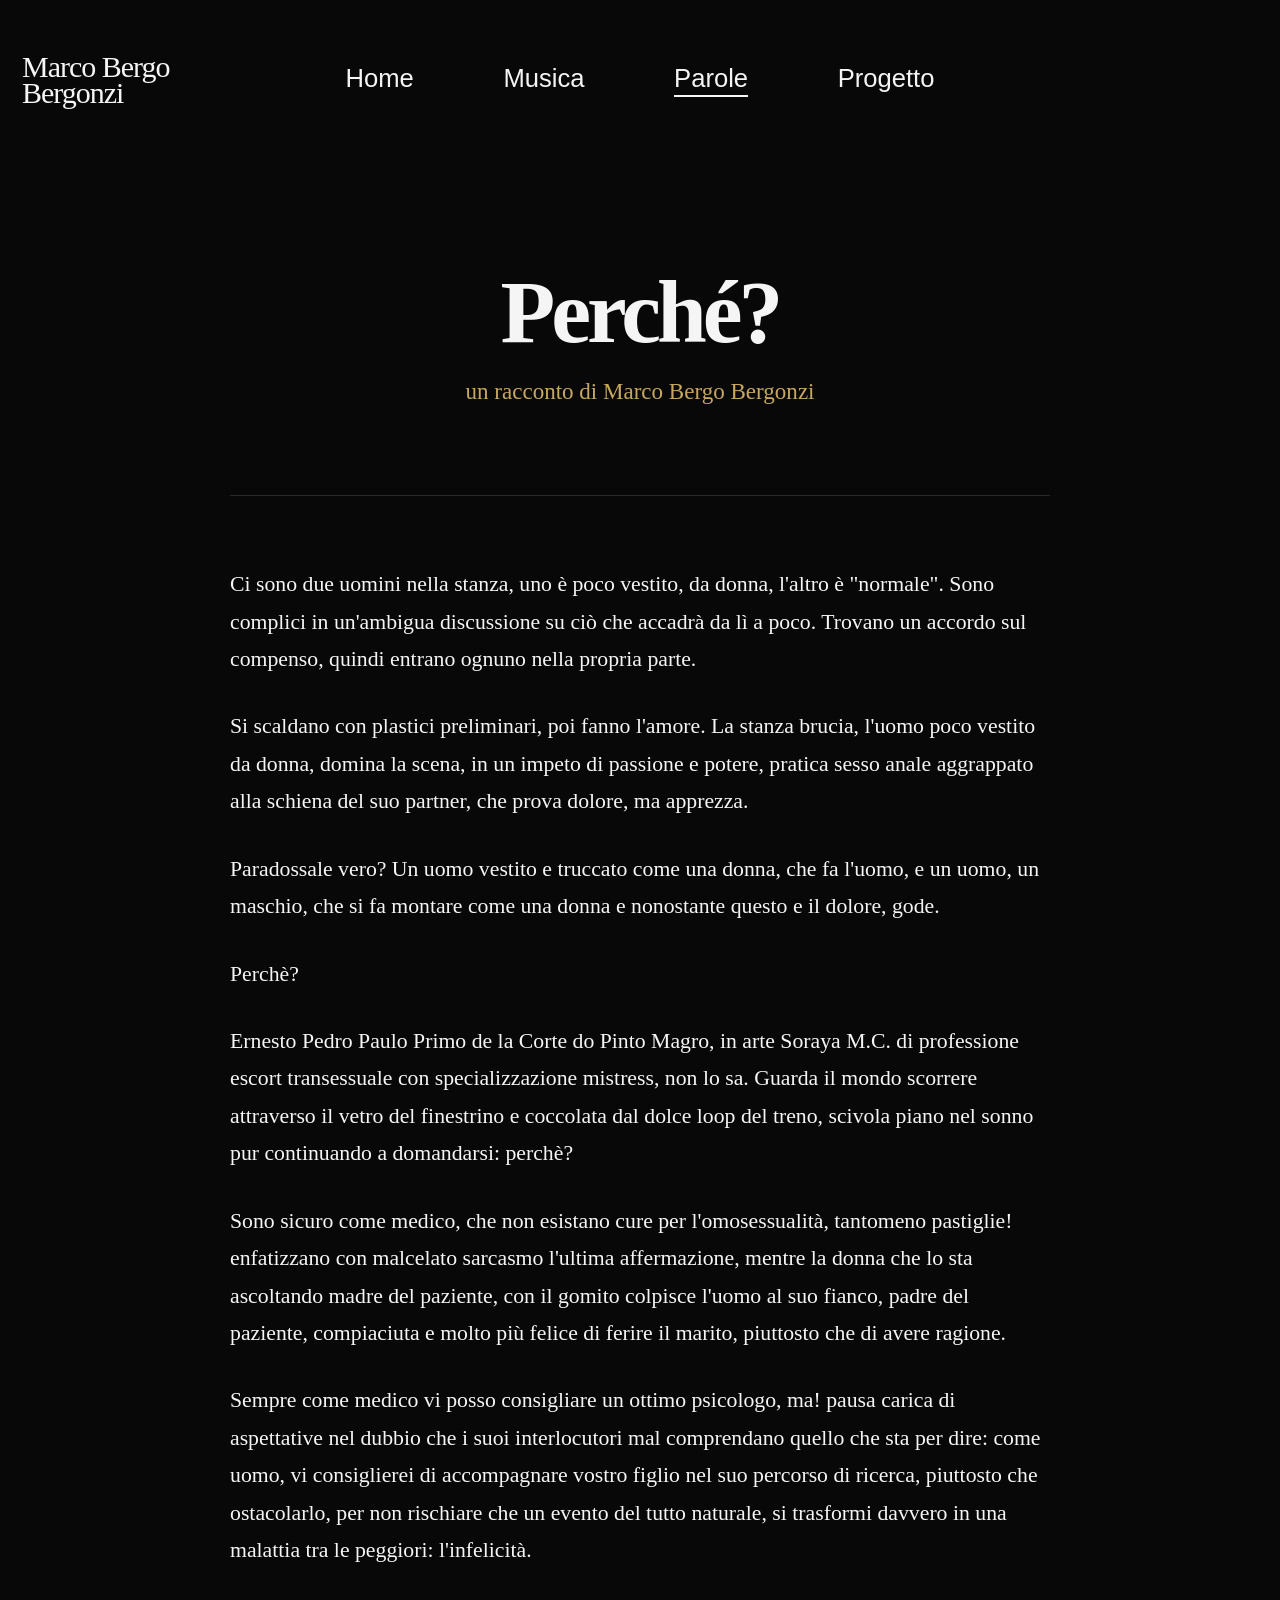
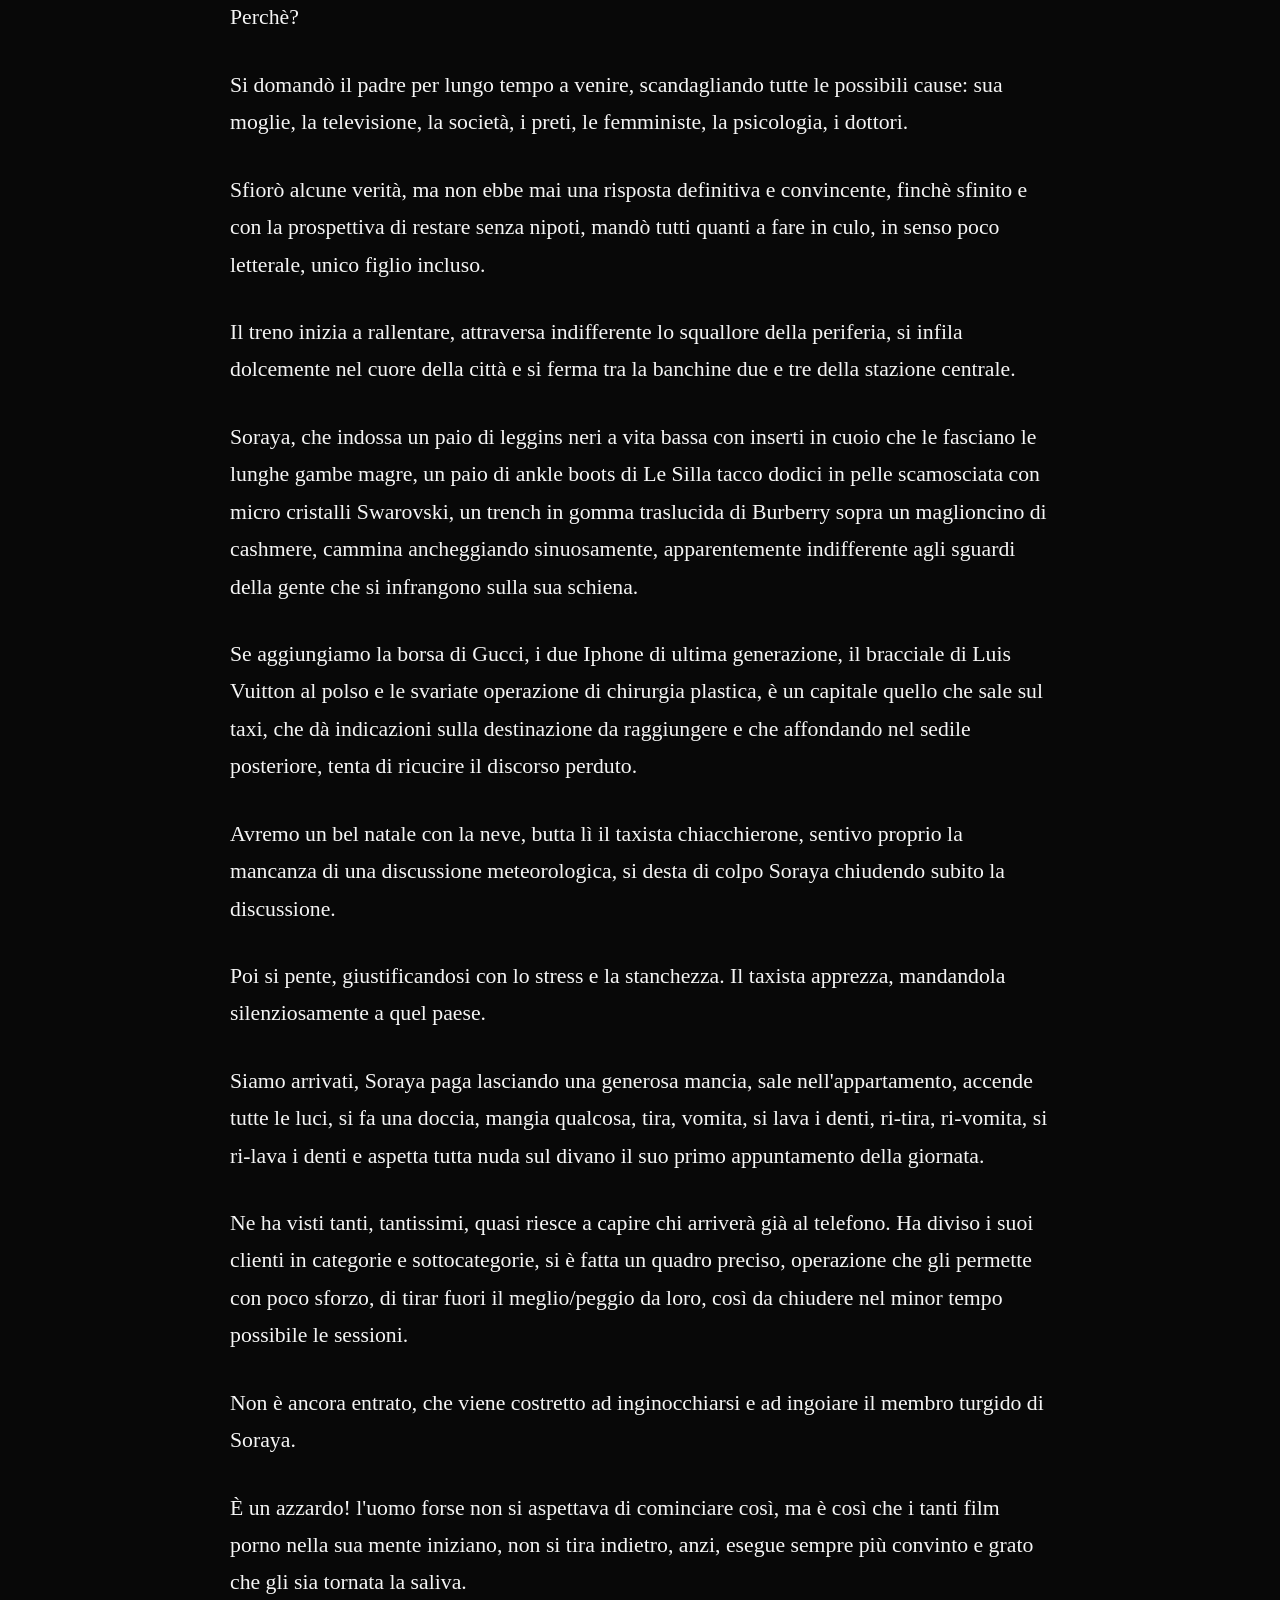
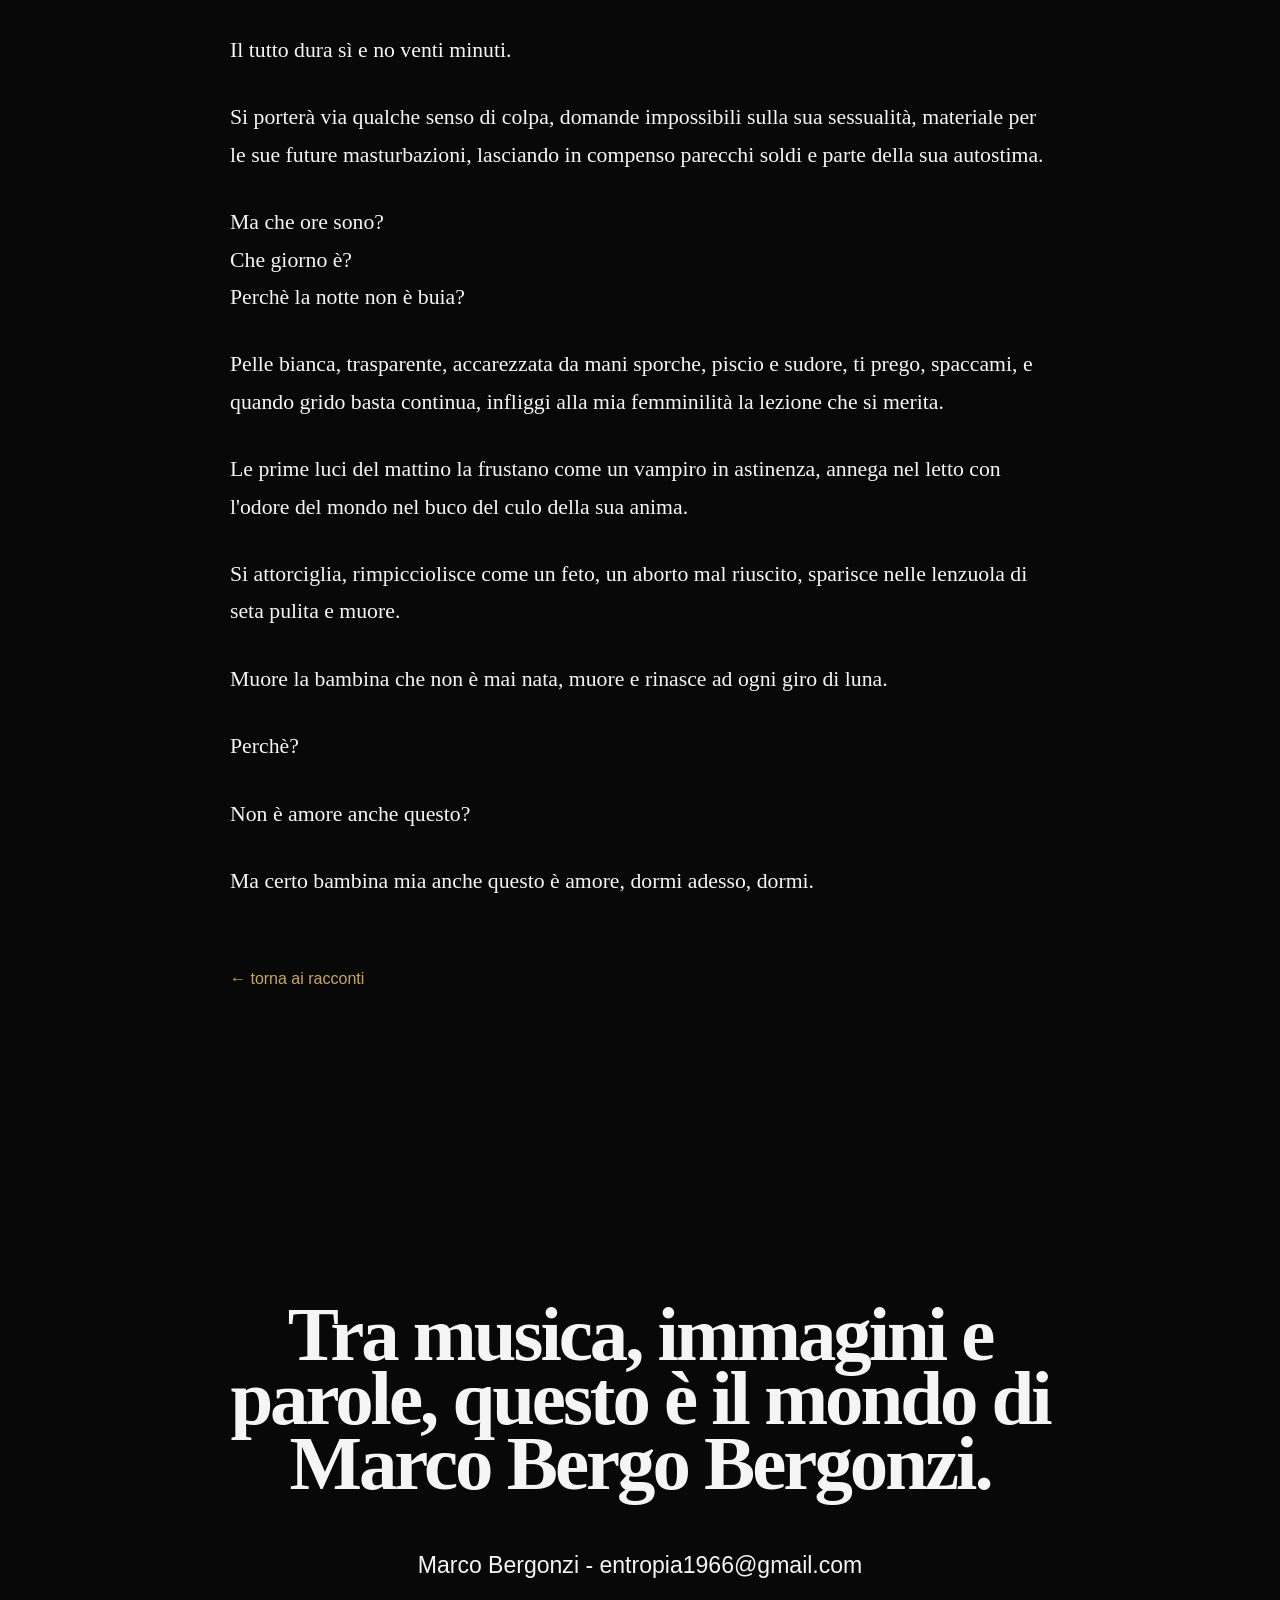
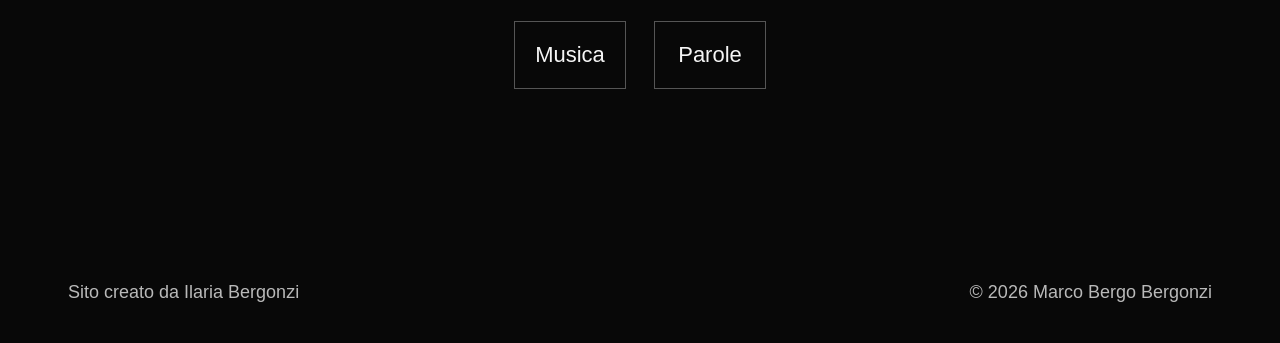
<file: perche.html>
<!DOCTYPE html>
<html lang="it">
<head>
  <meta charset="UTF-8">
  <meta name="viewport" content="width=device-width, initial-scale=1.0">
  <meta name="description" content="Perché?, un racconto di Marco Bergo Bergonzi.">
  <title>Perché? | Marco Bergo Bergonzi</title>
  <link rel="stylesheet" href="style-v9.css">
</head>
<body>

  <header class="site-header">
    <a class="brand" href="index.html" aria-label="Marco Bergo Bergonzi - Home">
      <span>Marco Bergo</span>
      <span>Bergonzi</span>
    </a>

    <nav class="main-nav" aria-label="Navigazione principale">
      <a href="index.html">Home</a>
      <a href="musica.html">Musica</a>
      <a class="active" href="parole.html">Parole</a>
      <a href="progetto.html">Progetto</a>
    </nav>
  </header>

  <main class="story-page">
    <section class="story-hero">
      <h1>Perché?</h1>
      <p class="story-byline">un racconto di Marco Bergo Bergonzi</p>
    </section>

<article class="story-body">
  <p>Ci sono due uomini nella stanza, uno è poco vestito, da donna, l'altro è "normale". Sono complici in un'ambigua discussione su ciò che accadrà da lì a poco. Trovano un accordo sul compenso, quindi entrano ognuno nella propria parte.</p>
  <p>Si scaldano con plastici preliminari, poi fanno l'amore. La stanza brucia, l'uomo poco vestito da donna, domina la scena, in un impeto di passione e potere, pratica sesso anale aggrappato alla schiena del suo partner, che prova dolore, ma apprezza.</p>
  <p>Paradossale vero? Un uomo vestito e truccato come una donna, che fa l'uomo, e un uomo, un maschio, che si fa montare come una donna e nonostante questo e il dolore, gode.</p>
  <p>Perchè?</p>
  <p>Ernesto Pedro Paulo Primo de la Corte do Pinto Magro, in arte Soraya M.C. di professione escort transessuale con specializzazione mistress, non lo sa. Guarda il mondo scorrere attraverso il vetro del finestrino e coccolata dal dolce loop del treno, scivola piano nel sonno pur continuando a domandarsi: perchè?</p>
  <p>Sono sicuro come medico, che non esistano cure per l'omosessualità, tantomeno pastiglie! enfatizzano con malcelato sarcasmo l'ultima affermazione, mentre la donna che lo sta ascoltando madre del paziente, con il gomito colpisce l'uomo al suo fianco, padre del paziente, compiaciuta e molto più felice di ferire il marito, piuttosto che di avere ragione.</p>
  <p>Sempre come medico vi posso consigliare un ottimo psicologo, ma! pausa carica di aspettative nel dubbio che i suoi interlocutori mal comprendano quello che sta per dire: come uomo, vi consiglierei di accompagnare vostro figlio nel suo percorso di ricerca, piuttosto che ostacolarlo, per non rischiare che un evento del tutto naturale, si trasformi davvero in una malattia tra le peggiori: l'infelicità.</p>
  <p>Perchè?</p>
  <p>Si domandò il padre per lungo tempo a venire, scandagliando tutte le possibili cause: sua moglie, la televisione, la società, i preti, le femministe, la psicologia, i dottori.</p>
  <p>Sfiorò alcune verità, ma non ebbe mai una risposta definitiva e convincente, finchè sfinito e con la prospettiva di restare senza nipoti, mandò tutti quanti a fare in culo, in senso poco letterale, unico figlio incluso.</p>
  <p>Il treno inizia a rallentare, attraversa indifferente lo squallore della periferia, si infila dolcemente nel cuore della città e si ferma tra la banchine due e tre della stazione centrale.</p>
  <p>Soraya, che indossa un paio di leggins neri a vita bassa con inserti in cuoio che le fasciano le lunghe gambe magre, un paio di ankle boots di Le Silla tacco dodici in pelle scamosciata con micro cristalli Swarovski, un trench in gomma traslucida di Burberry sopra un maglioncino di cashmere, cammina ancheggiando sinuosamente, apparentemente indifferente agli sguardi della gente che si infrangono sulla sua schiena.</p>
  <p>Se aggiungiamo la borsa di Gucci, i due Iphone di ultima generazione, il bracciale di Luis Vuitton al polso e le svariate operazione di chirurgia plastica, è un capitale quello che sale sul taxi, che dà indicazioni sulla destinazione da raggiungere e che affondando nel sedile posteriore, tenta di ricucire il discorso perduto.</p>
  <p>Avremo un bel natale con la neve, butta lì il taxista chiacchierone, sentivo proprio la mancanza di una discussione meteorologica, si desta di colpo Soraya chiudendo subito la discussione.</p>
  <p>Poi si pente, giustificandosi con lo stress e la stanchezza. Il taxista apprezza, mandandola silenziosamente a quel paese.</p>
  <p>Siamo arrivati, Soraya paga lasciando una generosa mancia, sale nell'appartamento, accende tutte le luci, si fa una doccia, mangia qualcosa, tira, vomita, si lava i denti, ri-tira, ri-vomita, si ri-lava i denti e aspetta tutta nuda sul divano il suo primo appuntamento della giornata.</p>
  <p>Ne ha visti tanti, tantissimi, quasi riesce a capire chi arriverà già al telefono. Ha diviso i suoi clienti in categorie e sottocategorie, si è fatta un quadro preciso, operazione che gli permette con poco sforzo, di tirar fuori il meglio/peggio da loro, così da chiudere nel minor tempo possibile le sessioni.</p>
  <p>Non è ancora entrato, che viene costretto ad inginocchiarsi e ad ingoiare il membro turgido di Soraya.</p>
  <p>È un azzardo! l'uomo forse non si aspettava di cominciare così, ma è così che i tanti film porno nella sua mente iniziano, non si tira indietro, anzi, esegue sempre più convinto e grato che gli sia tornata la saliva.</p>
  <p>Il tutto dura sì e no venti minuti.</p>
  <p>Si porterà via qualche senso di colpa, domande impossibili sulla sua sessualità, materiale per le sue future masturbazioni, lasciando in compenso parecchi soldi e parte della sua autostima.</p>
  <p>Ma che ore sono?<br>
  Che giorno è?<br>
  Perchè la notte non è buia?</p>
  <p>Pelle bianca, trasparente, accarezzata da mani sporche, piscio e sudore, ti prego, spaccami, e quando grido basta continua, infliggi alla mia femminilità la lezione che si merita.</p>
  <p>Le prime luci del mattino la frustano come un vampiro in astinenza, annega nel letto con l'odore del mondo nel buco del culo della sua anima.</p>
  <p>Si attorciglia, rimpicciolisce come un feto, un aborto mal riuscito, sparisce nelle lenzuola di seta pulita e muore.</p>
  <p>Muore la bambina che non è mai nata, muore e rinasce ad ogni giro di luna.</p>
  <p>Perchè?</p>
  <p>Non è amore anche questo?</p>
  <p>Ma certo bambina mia anche questo è amore, dormi adesso, dormi.</p>
  <a class="story-back" href="parole.html">← torna ai racconti</a>
</article>
  </main>

  <section class="intro closing-section">
    <div class="intro-inner">
      <h2 class="closing-title">
        Tra musica, immagini e<br>
        parole, questo è il mondo di<br>
        Marco Bergo Bergonzi.
      </h2>

      <p class="contact">
        Marco Bergonzi - <a href="mailto:entropia1966@gmail.com">entropia1966@gmail.com</a>
      </p>

      <div class="cta-group">
        <a class="cta" href="musica.html">Musica</a>
        <a class="cta" href="parole.html">Parole</a>
      </div>
    </div>
  </section>

  <footer class="site-footer">
    <p>Sito creato da Ilaria Bergonzi</p>
    <p>© 2026 Marco Bergo Bergonzi</p>
  </footer>

</body>
</html>
</file>
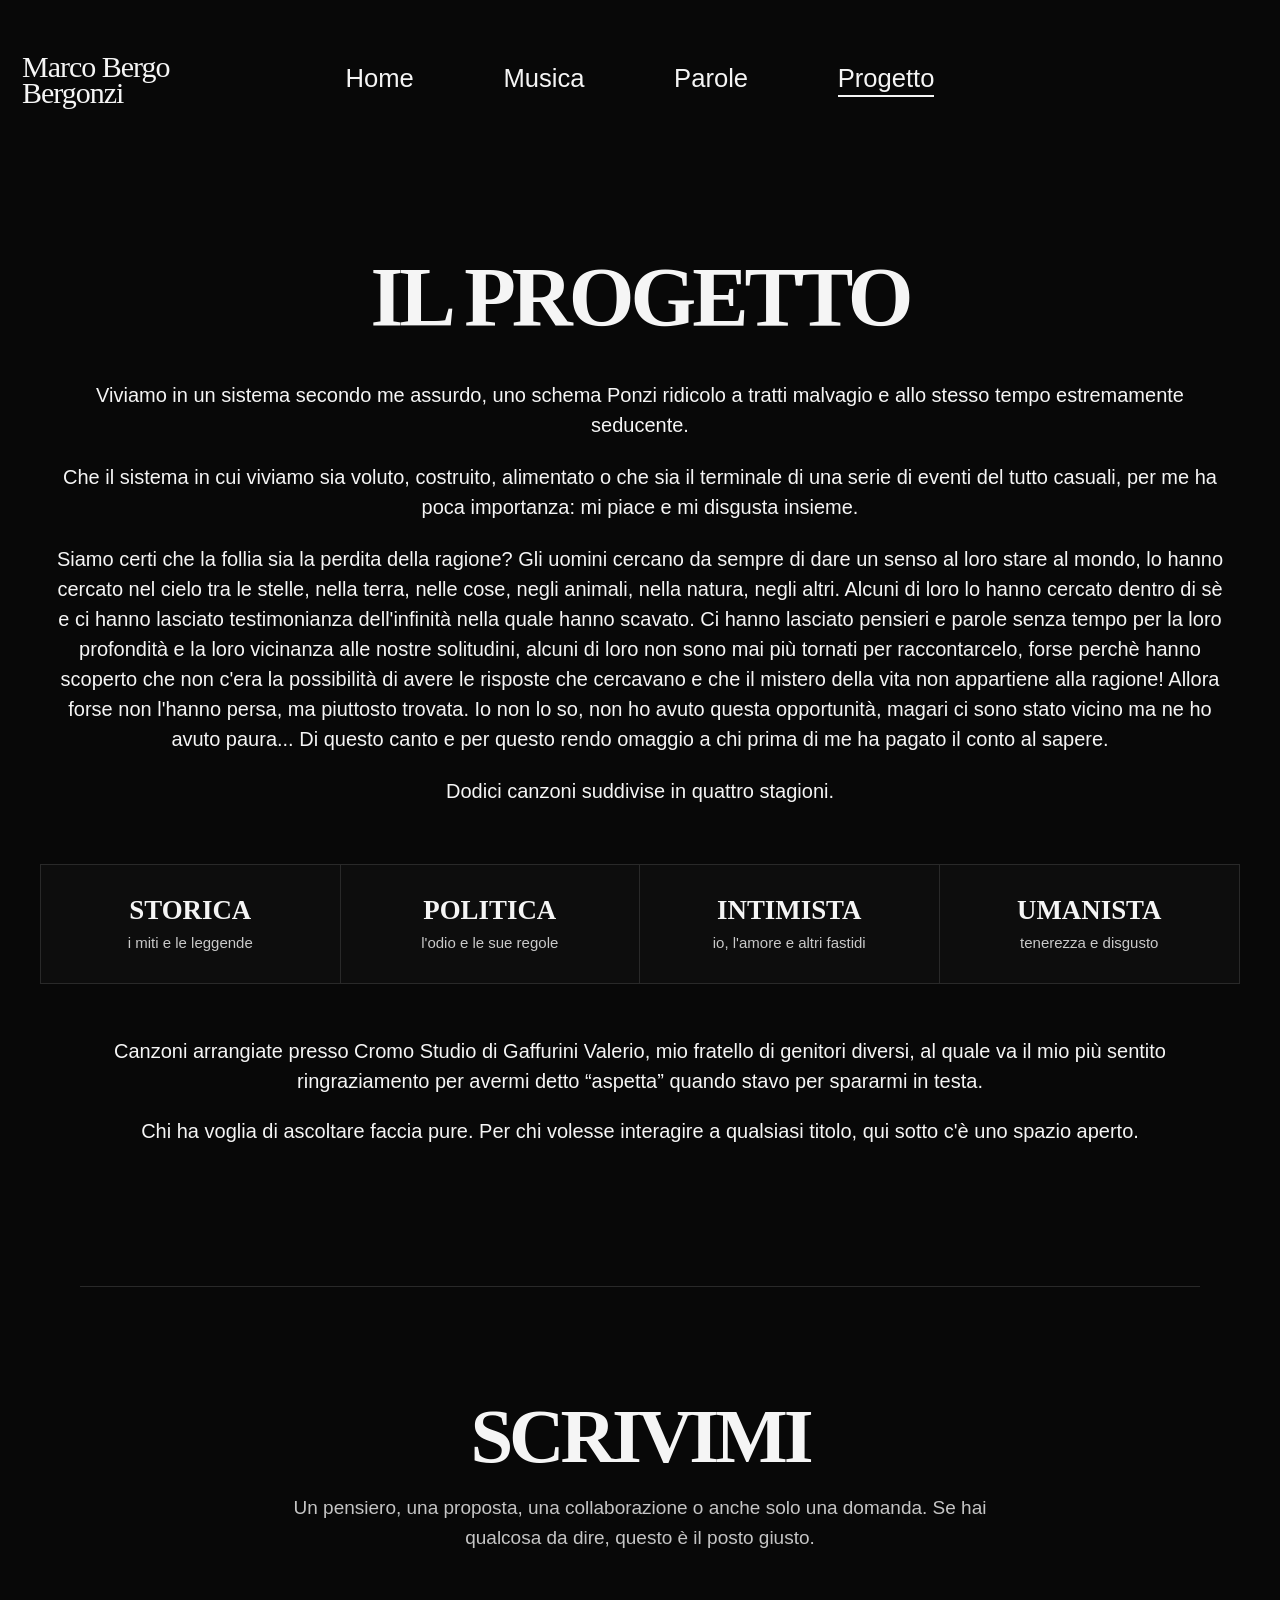
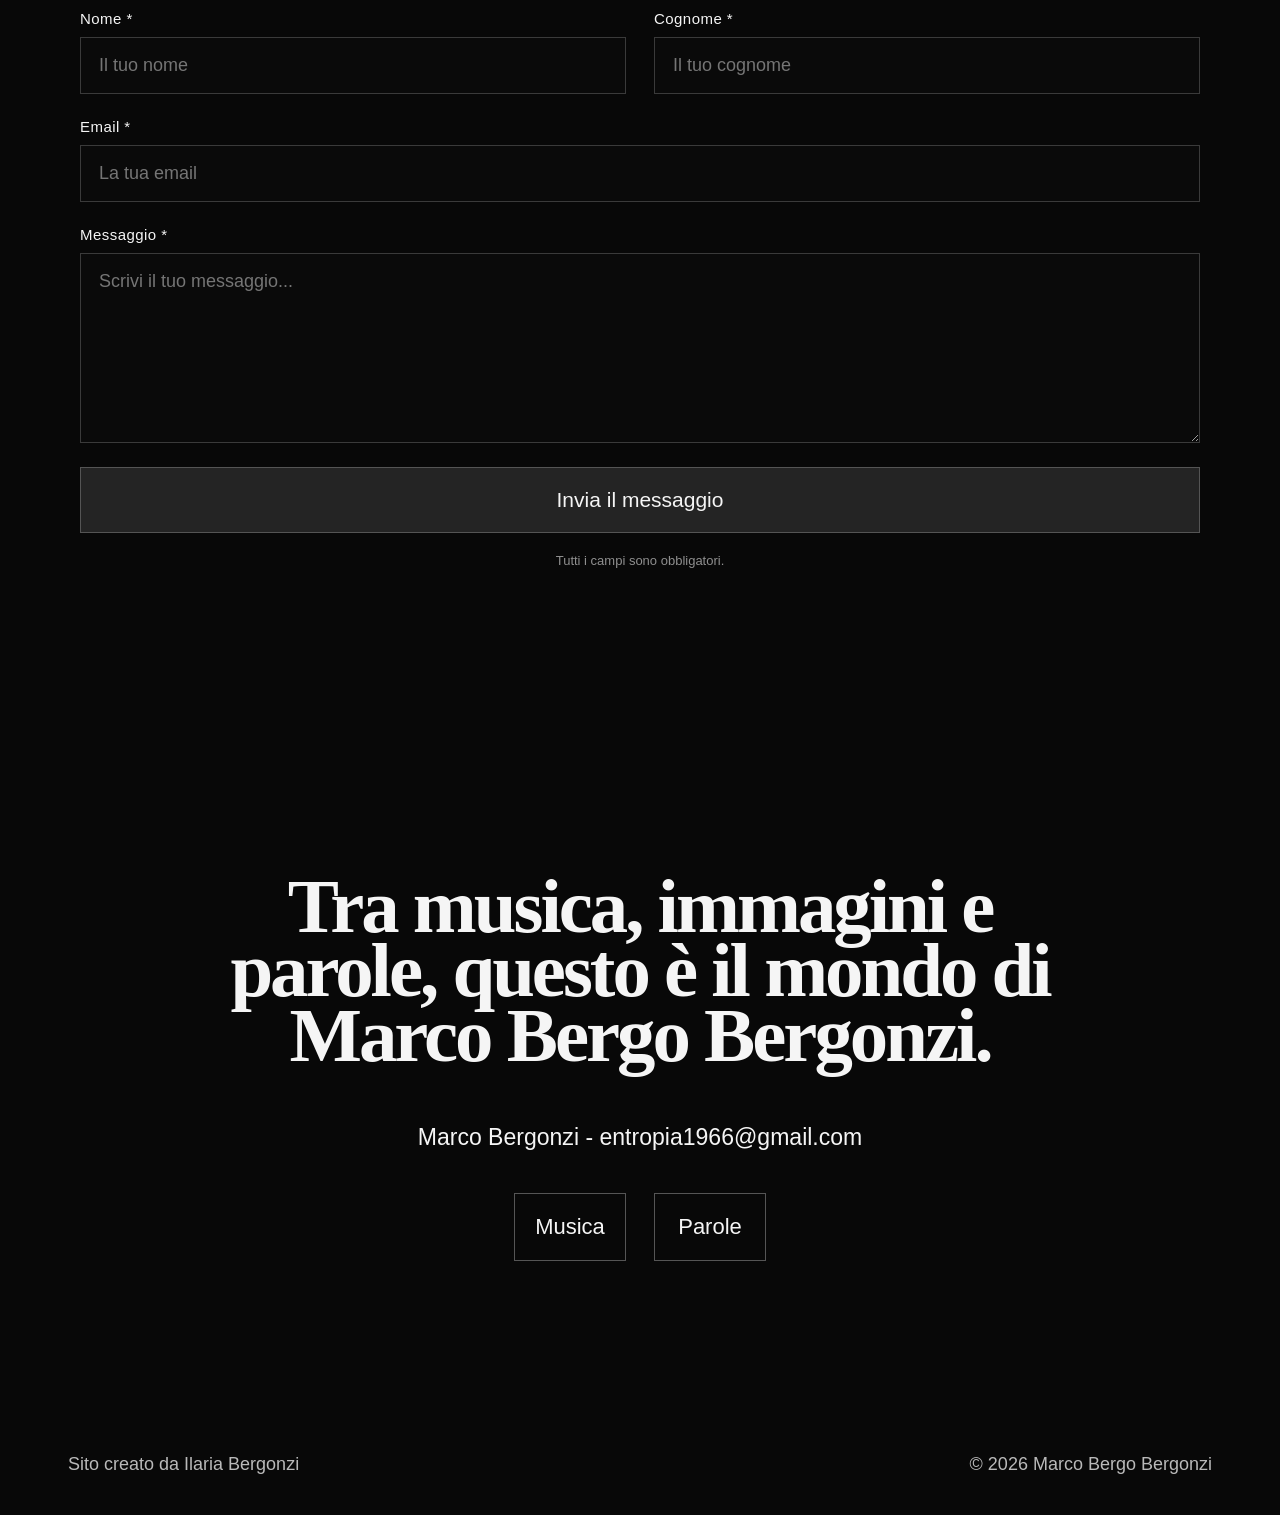
<file: progetto.html>
<!DOCTYPE html>
<html lang="it">
<head>
  <meta charset="UTF-8">
  <meta name="viewport" content="width=device-width, initial-scale=1.0">
  <meta name="description" content="Il progetto CAOS di Marco Bergo Bergonzi: quattro EP, dodici canzoni, un solo percorso.">
  <title>Progetto | Marco Bergo Bergonzi</title>
  <link rel="stylesheet" href="style-v9.css">
</head>
<body>

  <header class="site-header">
    <a class="brand" href="index.html" aria-label="Marco Bergo Bergonzi - Home">
      <span>Marco Bergo</span>
      <span>Bergonzi</span>
    </a>

    <nav class="main-nav" aria-label="Navigazione principale">
      <a href="index.html">Home</a>
      <a href="musica.html">Musica</a>
      <a href="parole.html">Parole</a>
      <a class="active" href="progetto.html">Progetto</a>
    </nav>
  </header>

  <main>
    <section class="project-page">
      <div class="project-hero">
        <h1>IL PROGETTO</h1>

        <div class="project-copy">
          <p>
            Viviamo in un sistema secondo me assurdo, uno schema Ponzi ridicolo
            a tratti malvagio e allo stesso tempo estremamente seducente.
          </p>

          <p>
            Che il sistema in cui viviamo sia voluto, costruito, alimentato o che sia il terminale
            di una serie di eventi del tutto casuali, per me ha poca importanza:
            mi piace e mi disgusta insieme.
          </p>

          <p>
            Siamo certi che la follia sia la perdita della ragione? Gli uomini cercano da sempre di dare un senso
            al loro stare al mondo, lo hanno cercato nel cielo tra le stelle, nella terra, nelle cose, negli animali,
            nella natura, negli altri.
            Alcuni di loro lo hanno cercato dentro di sè e ci hanno lasciato testimonianza dell'infinità nella quale hanno scavato.
            Ci hanno lasciato pensieri e parole senza tempo per la loro profondità e la loro vicinanza alle nostre solitudini,
            alcuni di loro non sono mai più tornati per raccontarcelo, forse perchè hanno scoperto che non c'era la possibilità di avere
            le risposte che cercavano e che il mistero della vita non appartiene alla ragione!
            Allora forse non l'hanno persa, ma piuttosto trovata. Io non lo so, non ho avuto questa opportunità, magari ci sono stato
            vicino ma ne ho avuto paura... Di questo canto e per questo rendo omaggio a chi prima di me ha pagato il conto al sapere.
          </p>

          <p>
            Dodici canzoni suddivise in quattro stagioni.
          </p>
        </div>

        <div class="project-path" aria-label="I quattro capitoli di CAOS">
          <a href="ep1.html">
            <strong>STORICA</strong>
            <span>i miti e le leggende</span>
          </a>
          <a href="ep2.html">
            <strong>POLITICA</strong>
            <span>l'odio e le sue regole</span>
          </a>
          <a href="ep3.html">
            <strong>INTIMISTA</strong>
            <span>io, l'amore e altri fastidi</span>
          </a>
          <a href="ep4.html">
            <strong>UMANISTA</strong>
            <span>tenerezza e disgusto</span>
          </a>
        </div>

        <div class="project-note">
          <p>
            Canzoni arrangiate presso Cromo Studio di Gaffurini Valerio,
            mio fratello di genitori diversi, al quale va il mio più sentito ringraziamento
            per avermi detto “aspetta” quando stavo per spararmi in testa.
          </p>
          <p>Chi ha voglia di ascoltare faccia pure. Per chi volesse interagire a qualsiasi titolo, qui sotto c'è uno spazio aperto.</p>
        </div>
      </div>
    </section>

    <section class="contact-section">
      <div class="contact-heading">
        <h2>SCRIVIMI</h2>
        <p>
          Un pensiero, una proposta, una collaborazione o anche solo una domanda.
          Se hai qualcosa da dire, questo è il posto giusto.
        </p>
      </div>

      <form class="project-form"
            action="https://formsubmit.co/entropia1966@gmail.com"
            method="POST">
        <input type="hidden" name="_subject" value="Nuovo messaggio dal sito Marco Bergo Bergonzi">
        <input type="hidden" name="_captcha" value="false">
        <input type="hidden" name="_template" value="table">

        <div class="form-field">
          <label for="nome">Nome *</label>
          <input id="nome" name="Nome" type="text" placeholder="Il tuo nome" required>
        </div>

        <div class="form-field">
          <label for="cognome">Cognome *</label>
          <input id="cognome" name="Cognome" type="text" placeholder="Il tuo cognome" required>
        </div>

        <div class="form-field full">
          <label for="email">Email *</label>
          <input id="email" name="Email" type="email" placeholder="La tua email" required>
        </div>

        <div class="form-field full">
          <label for="messaggio">Messaggio *</label>
          <textarea id="messaggio" name="Messaggio" placeholder="Scrivi il tuo messaggio..." required></textarea>
        </div>

        <button type="submit">Invia il messaggio</button>
        <p class="form-note">Tutti i campi sono obbligatori.</p>
      </form>
    </section>

    <section class="intro closing-section">
      <div class="intro-inner">
        <h2 class="closing-title">
          Tra musica, immagini e<br>
          parole, questo è il mondo di<br>
          Marco Bergo Bergonzi.
        </h2>

        <p class="contact">
          Marco Bergonzi - <a href="mailto:entropia1966@gmail.com">entropia1966@gmail.com</a>
        </p>

        <div class="cta-group">
          <a class="cta" href="musica.html">Musica</a>
          <a class="cta" href="parole.html">Parole</a>
        </div>
      </div>
    </section>
  </main>

  <footer class="site-footer">
    <p>Sito creato da Ilaria Bergonzi</p>
    <p>© 2026 Marco Bergo Bergonzi</p>
  </footer>

</body>
</html>
</file>
<file: style-v9.css>
* {
  box-sizing: border-box;
}

html {
  scroll-behavior: smooth;
}

body {
  margin: 0;
  background: #080808;
  color: #f5f5f5;
  font-family: Arial, Helvetica, sans-serif;
}

a {
  color: inherit;
}

.site-header {
  min-height: 160px;
  display: grid;
  grid-template-columns: 1fr auto 1fr;
  align-items: center;
  padding: 24px 22px;
  background: #080808;
}

.brand {
  justify-self: start;
  display: inline-flex;
  flex-direction: column;
  text-decoration: none;
  font-family: Georgia, "Times New Roman", serif;
  font-size: 30px;
  line-height: 0.86;
  letter-spacing: -1px;
}

.main-nav {
  display: flex;
  align-items: center;
  justify-content: center;
  gap: clamp(44px, 7vw, 105px);
  font-size: clamp(22px, 2vw, 31px);
}

.main-nav a {
  text-decoration: none;
  position: relative;
  padding-bottom: 4px;
}

.main-nav a::after {
  content: "";
  position: absolute;
  left: 0;
  bottom: 0;
  width: 0;
  height: 2px;
  background: currentColor;
  transition: width 180ms ease;
}

.main-nav a:hover::after,
.main-nav a.active::after {
  width: 100%;
}

/* HOME */
.hero {
  width: 100%;
  background: #000;
  overflow: hidden;
}

.hero-video {
  display: block;
  width: 100%;
  height: auto;
  max-height: 100vh;
  object-fit: contain;
  background: #000;
}

.intro {
  min-height: 760px;
  display: flex;
  align-items: center;
  justify-content: center;
  padding: 100px 28px 80px;
}

.intro-inner {
  width: min(1400px, 100%);
  text-align: center;
}

.intro h1,
.closing-title {
  margin: 0 auto;
  max-width: 1300px;
  font-family: Georgia, "Times New Roman", serif;
  font-weight: 700;
  font-size: clamp(52px, 6vw, 102px);
  line-height: 0.84;
  letter-spacing: -3px;
}

.contact {
  margin: 56px 0 42px;
  font-size: clamp(19px, 1.8vw, 30px);
}

.contact a {
  text-decoration: none;
}

.contact a:hover {
  text-decoration: underline;
}

.cta-group {
  display: flex;
  justify-content: center;
  gap: 28px;
}

.cta {
  min-width: 112px;
  padding: 20px 18px;
  border: 1px solid #555;
  text-decoration: none;
  font-size: 22px;
  transition: background 160ms ease, color 160ms ease, border-color 160ms ease;
}

.cta:hover,
.wide-btn:hover {
  background: #f5f5f5;
  color: #080808;
  border-color: #f5f5f5;
}

.site-footer {
  display: flex;
  justify-content: space-between;
  align-items: center;
  gap: 24px;
  padding: 36px 68px 40px;
  color: #b9b9b9;
  font-size: 18px;
}

.site-footer p {
  margin: 0;
}

/* MUSICA */
.music-split {
  width: min(1600px, calc(100% - 80px));
  margin: 90px auto 160px;
  display: grid;
  grid-template-columns: 0.82fr 1.18fr;
  gap: clamp(50px, 7vw, 120px);
  align-items: center;
}

.music-split.reverse {
  grid-template-columns: 1.18fr 0.82fr;
}

.music-copy {
  padding-left: 30px;
}

.music-copy-right {
  text-align: right;
  padding-left: 0;
  padding-right: 30px;
}

.display-title {
  margin: 0 0 18px;
  font-family: Georgia, "Times New Roman", serif;
  font-weight: 700;
  font-size: clamp(100px, 13vw, 220px);
  line-height: 0.78;
  letter-spacing: -8px;
}

.ep-title {
  font-size: clamp(100px, 12vw, 200px);
}

.music-copy p {
  margin: 0;
  font-size: clamp(20px, 1.55vw, 29px);
  line-height: 1.35;
}

.published-title {
  margin: 8px 0 22px;
  font-family: Georgia, "Times New Roman", serif;
  font-size: clamp(42px, 4vw, 70px);
  line-height: 1;
}

.phase-text {
  margin-bottom: 46px !important;
}

.music-image-wrap img {
  width: 100%;
  display: block;
  aspect-ratio: 1 / 1;
  object-fit: cover;
}

.stacked-buttons {
  margin-top: 34px;
  display: flex;
  flex-direction: column;
  align-items: flex-start;
  gap: 20px;
}

.stacked-buttons.align-right {
  align-items: flex-end;
}

.wide-btn {
  display: inline-flex;
  align-items: center;
  justify-content: center;
  min-width: 270px;
  min-height: 66px;
  padding: 16px 26px;
  border: 1px solid #545454;
  background: #242424;
  text-decoration: none;
  text-align: center;
  font-size: 22px;
  transition: background 160ms ease, color 160ms ease, border-color 160ms ease;
}

.chapters-section {
  width: min(1640px, calc(100% - 80px));
  margin: 60px auto 140px;
}

.chapters-heading {
  text-align: center;
  margin-bottom: 44px;
}

.chapters-heading h2 {
  margin: 0;
  font-family: Georgia, "Times New Roman", serif;
  font-size: clamp(56px, 6vw, 104px);
  line-height: 0.95;
  letter-spacing: -4px;
}

.chapters-heading p {
  margin: 20px 0 0;
  font-family: Georgia, "Times New Roman", serif;
  font-size: clamp(26px, 2.6vw, 42px);
  font-weight: 700;
}

.ep-grid {
  display: grid;
  grid-template-columns: repeat(4, minmax(0, 1fr));
  gap: 16px;
}

.ep-card {
  border: 2px solid #555;
  padding: 14px 14px 28px;
  text-align: center;
}

.ep-card img {
  display: block;
  width: 100%;
  aspect-ratio: 1 / 1;
  object-fit: cover;
}

.ep-card h3 {
  margin: 20px 0 14px;
  font-family: Georgia, "Times New Roman", serif;
  font-size: clamp(32px, 3vw, 52px);
}

.ep-card p {
  margin: 0 0 22px;
  font-size: clamp(18px, 1.5vw, 25px);
}

.card-btn {
  min-width: 0;
  width: 82%;
}

.closing-section {
  min-height: 720px;
  margin-top: 60px;
}

@media (max-width: 1100px) {
  .music-split,
  .music-split.reverse {
    width: min(920px, calc(100% - 48px));
    grid-template-columns: 1fr;
    gap: 42px;
    margin-bottom: 110px;
  }

  .music-split .music-image-wrap,
  .music-split.reverse .music-image-wrap {
    order: 1;
  }

  .music-split .music-copy,
  .music-split.reverse .music-copy {
    order: 2;
  }
  .music-copy,
  .music-copy-right {
    padding: 0;
    text-align: center;
  }

  .music-split.reverse .music-image-wrap {
    order: 1;
  }

  .music-split.reverse .music-copy {
    order: 2;
  }

  .stacked-buttons,
  .stacked-buttons.align-right {
    align-items: center;
  }

  .ep-grid {
    grid-template-columns: repeat(2, minmax(0, 1fr));
    gap: 20px;
  }
}

@media (max-width: 900px) {
  .site-header {
    min-height: auto;
    grid-template-columns: 1fr;
    gap: 28px;
    padding: 28px 20px 32px;
  }

  .brand {
    justify-self: center;
    text-align: center;
    font-size: 27px;
  }

  .main-nav {
    flex-wrap: wrap;
    gap: 18px 32px;
    font-size: 20px;
  }

  .hero-video {
    width: 100%;
    height: auto;
  }

  .intro {
    min-height: 620px;
    padding: 82px 22px 64px;
  }

  .intro h1,
  .closing-title {
    font-size: clamp(42px, 12vw, 72px);
    line-height: 0.93;
    letter-spacing: -2px;
  }

  .contact {
    margin-top: 42px;
    font-size: 18px;
    line-height: 1.5;
  }

  .site-footer {
    flex-direction: column;
    text-align: center;
    padding: 34px 22px;
    font-size: 16px;
  }

  .music-split,
  .music-split.reverse,
  .chapters-section {
    width: min(100% - 32px, 760px);
  }

  .display-title,
  .ep-title {
    font-size: clamp(78px, 22vw, 130px);
    letter-spacing: -5px;
  }

  .chapters-heading h2 {
    font-size: clamp(48px, 11vw, 78px);
  }
}

@media (max-width: 620px) {
  .ep-grid {
    grid-template-columns: 1fr;
  }

  .wide-btn {
    width: min(100%, 330px);
    min-width: 0;
  }

  .card-btn {
    width: 88%;
  }

  .music-copy p {
    font-size: 18px;
  }

  .published-title {
    font-size: 40px;
  }

  .chapters-section {
    margin-bottom: 90px;
  }
}

@media (max-width: 520px) {
  .main-nav {
    gap: 14px 22px;
    font-size: 18px;
  }

  .intro {
    padding-top: 64px;
  }

  .intro h1,
  .closing-title {
    font-size: clamp(38px, 11vw, 54px);
  }

  .cta-group {
    gap: 16px;
  }

  .cta {
    min-width: 102px;
    padding: 16px 14px;
    font-size: 19px;
  }
}


/* =========================
   EP1
   ========================= */

.ep1-hero {
  width: min(1580px, calc(100% - 90px));
  margin: 90px auto 150px;
  display: grid;
  grid-template-columns: 0.8fr 1.2fr;
  gap: clamp(70px, 8vw, 140px);
  align-items: center;
}

.ep1-hero-copy {
  padding-left: 20px;
}

.ep1-kicker {
  margin: 0;
  font-family: Georgia, "Times New Roman", serif;
  font-weight: 700;
  font-size: clamp(92px, 11vw, 180px);
  line-height: 0.8;
  letter-spacing: -7px;
}

.ep1-status {
  margin: 8px 0 30px;
  font-family: Georgia, "Times New Roman", serif;
  font-size: clamp(38px, 3.4vw, 62px);
  line-height: 1;
}

.ep1-phase {
  margin: 0 0 42px;
  font-size: clamp(20px, 1.5vw, 27px);
}

.ep1-hero-image img {
  display: block;
  width: 100%;
  aspect-ratio: 16 / 9;
  object-fit: cover;
  object-position: center;
}

.song-nav {
  width: min(1640px, calc(100% - 90px));
  margin: 10px auto 160px;
  scroll-margin-top: 30px;
}

.song-nav h2 {
  margin: 0 0 55px;
  text-align: center;
  font-family: Georgia, "Times New Roman", serif;
  font-size: clamp(58px, 6vw, 106px);
  line-height: .95;
  letter-spacing: -4px;
}

.song-nav-grid {
  display: grid;
  grid-template-columns: repeat(3, minmax(0, 1fr));
  gap: 24px;
}

.song-nav-card {
  display: block;
  border: 1px solid #555;
  background: #111;
  text-decoration: none;
  overflow: hidden;
  transition: transform 180ms ease, border-color 180ms ease;
}

.song-nav-card:hover {
  transform: translateY(-5px);
  border-color: #a88948;
}

.song-nav-image {
  overflow: hidden;
  aspect-ratio: 1 / 1;
}

.song-nav-card img {
  display: block;
  width: 100%;
  height: 100%;
  object-fit: cover;
  transition: transform 260ms ease;
}

.song-nav-card:hover img {
  transform: scale(1.025);
}

.song-nav-card span {
  display: block;
  padding: 22px 16px 24px;
  text-align: center;
  font-family: Georgia, "Times New Roman", serif;
  font-size: clamp(22px, 2vw, 34px);
  font-weight: 700;
}

.song-section {
  width: min(1480px, calc(100% - 90px));
  margin: 0 auto;
  padding: 125px 0 135px;
  border-top: 1px solid #292929;
  scroll-margin-top: 20px;
}

.song-section:first-of-type {
  border-top: 0;
}

.song-heading {
  text-align: center;
  margin-bottom: 54px;
}

.song-heading h2 {
  margin: 0;
  font-family: Georgia, "Times New Roman", serif;
  font-size: clamp(58px, 6vw, 100px);
  line-height: .95;
  letter-spacing: -4px;
}

.song-heading p {
  margin: 12px 0 0;
  font-family: Georgia, "Times New Roman", serif;
  font-size: clamp(22px, 2vw, 33px);
  font-weight: 700;
}

.song-layout {
  display: grid;
  grid-template-columns: minmax(330px, 0.78fr) 1px minmax(460px, 1.05fr);
  gap: clamp(45px, 5vw, 78px);
  align-items: start;
}

.song-rule {
  width: 1px;
  min-height: 100%;
  background: linear-gradient(to bottom, transparent 0, #94783f 6%, #94783f 94%, transparent 100%);
}

.song-art img {
  display: block;
  width: 100%;
  aspect-ratio: 1 / 1;
  object-fit: cover;
}

.song-meta {
  margin-top: 30px;
  font-size: 18px;
  line-height: 1.55;
  text-align: center;
}

.song-meta p {
  margin: 0 0 22px;
}

.song-meta strong {
  font-weight: 700;
}

.song-meta em {
  color: #d3d3d3;
}

.song-meta .wide-btn {
  margin-top: 8px;
}

.lyrics h3 {
  margin: 0 0 20px;
  font-size: 22px;
  letter-spacing: .04em;
}

.lyrics-text {
  margin: 0;
  white-space: pre-line;
  font-size: clamp(18px, 1.25vw, 23px);
  line-height: 1.5;
}

.back-to-songs {
  display: inline-block;
  margin-top: 48px;
  color: #c7a85e;
  text-decoration: none;
  font-size: 16px;
  letter-spacing: .04em;
}

.back-to-songs:hover {
  text-decoration: underline;
}

.song-section.alt .song-rule {
  background: linear-gradient(to bottom, transparent 0, #6d5b35 6%, #6d5b35 94%, transparent 100%);
}

@media (max-width: 1100px) {
  .ep1-hero {
    width: min(900px, calc(100% - 48px));
    grid-template-columns: 1fr;
    gap: 40px;
    margin-bottom: 110px;
  }

  .ep1-hero-copy {
    padding: 0;
    text-align: center;
  }

  .ep1-hero-copy .stacked-buttons {
    align-items: center;
  }

  .song-nav-grid {
    grid-template-columns: repeat(2, minmax(0, 1fr));
  }

  .song-nav-card:last-child {
    grid-column: 1 / -1;
    width: calc(50% - 12px);
    justify-self: center;
  }

  .song-layout {
    grid-template-columns: minmax(300px, .8fr) 1px minmax(380px, 1fr);
    gap: 36px;
  }
}

@media (max-width: 820px) {
  .song-nav,
  .song-section {
    width: min(100% - 32px, 720px);
  }

  .song-nav-grid {
    grid-template-columns: 1fr;
  }

  .song-nav-card:last-child {
    grid-column: auto;
    width: 100%;
  }

  .song-layout {
    grid-template-columns: 1fr;
    gap: 34px;
  }

  .song-rule {
    width: 100%;
    height: 1px;
    min-height: 1px;
    background: linear-gradient(to right, transparent 0, #94783f 8%, #94783f 92%, transparent 100%);
  }

  .song-art {
    width: min(520px, 100%);
    margin: 0 auto;
  }

  .song-meta {
    width: min(620px, 100%);
    margin-left: auto;
    margin-right: auto;
  }

  .lyrics {
    width: min(680px, 100%);
    margin: 0 auto;
  }

  .song-heading h2 {
    font-size: clamp(48px, 11vw, 74px);
  }
}


/* =========================
   EP IN PRODUZIONE
   ========================= */

.production-hero {
  width: min(1580px, calc(100% - 90px));
  margin: 90px auto 145px;
  display: grid;
  grid-template-columns: 0.8fr 1.2fr;
  gap: clamp(70px, 8vw, 140px);
  align-items: center;
}

.production-hero-copy {
  padding-left: 20px;
}

.production-kicker {
  margin: 0 0 18px;
  font-family: Georgia, "Times New Roman", serif;
  font-weight: 700;
  font-size: clamp(92px, 11vw, 180px);
  line-height: 0.9;
  letter-spacing: -7px;
}

.production-status {
  margin: 8px 0 30px;
  font-family: Georgia, "Times New Roman", serif;
  font-size: clamp(38px, 3.4vw, 62px);
  line-height: 1;
}

.production-phase {
  margin: 0 0 42px;
  font-size: clamp(20px, 1.5vw, 27px);
}

.production-hero-image img {
  display: block;
  width: 100%;
  aspect-ratio: 16 / 9;
  object-fit: cover;
  object-position: center;
}

.ep-concept {
  width: min(1420px, calc(100% - 90px));
  margin: 0 auto 155px;
  padding-top: 115px;
  border-top: 1px solid #292929;
}

.ep-concept-heading {
  text-align: center;
  margin-bottom: 70px;
}

.ep-concept-heading h2 {
  margin: 0;
  font-family: Georgia, "Times New Roman", serif;
  font-size: clamp(58px, 6vw, 106px);
  line-height: .95;
  letter-spacing: -4px;
}

.ep-concept-number {
  margin: 20px 0 0;
  color: #c7a85e;
  font-size: 15px;
  letter-spacing: .18em;
}

.ep-concept-body {
  width: min(960px, 100%);
  margin: 0 auto;
  font-family: Georgia, "Times New Roman", serif;
  font-size: clamp(25px, 2.2vw, 38px);
  line-height: 1.45;
  text-align: center;
}

.ep-concept-body p {
  margin: 0 0 28px;
}

.production-songs {
  width: min(1500px, calc(100% - 90px));
  margin: 0 auto 165px;
  padding-top: 115px;
  border-top: 1px solid #292929;
}

.production-songs-heading {
  text-align: center;
  margin-bottom: 55px;
}

.production-songs-heading h2 {
  margin: 0;
  font-family: Georgia, "Times New Roman", serif;
  font-size: clamp(58px, 6vw, 106px);
  line-height: .95;
  letter-spacing: -4px;
}

.production-songs-heading p {
  margin: 20px 0 0;
  font-size: clamp(18px, 1.4vw, 24px);
  letter-spacing: .06em;
}

.production-song-grid {
  display: grid;
  grid-template-columns: repeat(3, minmax(0, 1fr));
  gap: 24px;
}

.production-song-card {
  min-height: 330px;
  border: 1px solid #454545;
  background:
    linear-gradient(135deg, rgba(199,168,94,.06), transparent 45%),
    #0d0d0d;
  padding: 34px;
  display: flex;
  flex-direction: column;
  justify-content: space-between;
  transition: transform 180ms ease, border-color 180ms ease;
}

.production-song-card:hover {
  transform: translateY(-5px);
  border-color: #a88948;
}

.production-song-number {
  color: #c7a85e;
  font-family: Georgia, "Times New Roman", serif;
  font-size: 24px;
}

.production-song-card h3 {
  margin: 0;
  font-family: Georgia, "Times New Roman", serif;
  font-size: clamp(31px, 3vw, 48px);
  line-height: 1;
}

.production-song-card p {
  margin: 18px 0 0;
  color: #aaa;
  font-size: 15px;
  letter-spacing: .13em;
}

.production-cta {
  width: min(1180px, calc(100% - 90px));
  margin: 0 auto 80px;
  padding: 110px 60px;
  border-top: 1px solid #292929;
  border-bottom: 1px solid #292929;
  text-align: center;
}

.production-cta h2 {
  margin: 0 0 26px;
  font-family: Georgia, "Times New Roman", serif;
  font-size: clamp(45px, 5vw, 82px);
  line-height: .95;
  letter-spacing: -3px;
}

.production-cta p {
  width: min(720px, 100%);
  margin: 0 auto 38px;
  font-size: clamp(18px, 1.5vw, 24px);
  line-height: 1.55;
}

@media (max-width: 1100px) {
  .production-hero {
    width: min(900px, calc(100% - 48px));
    grid-template-columns: 1fr;
    gap: 40px;
    margin-bottom: 110px;
  }

  .production-hero-copy {
    padding: 0;
    text-align: center;
  }

  .production-hero-copy .stacked-buttons {
    align-items: center;
  }

  .production-song-grid {
    grid-template-columns: 1fr;
  }

  .production-song-card {
    min-height: 230px;
  }
}

@media (max-width: 820px) {
  .ep-concept,
  .production-songs,
  .production-cta {
    width: min(100% - 32px, 720px);
  }

  .production-cta {
    padding: 80px 24px;
  }
}


/* =========================
   PROGETTO
   ========================= */

.project-page {
  width: min(1500px, calc(100% - 80px));
  margin: 70px auto 0;
}

.project-hero {
  text-align: center;
  padding: 30px 0 120px;
}

.project-hero h1 {
  margin: 0 0 44px;
  font-family: Georgia, "Times New Roman", serif;
  font-size: clamp(62px, 6.6vw, 112px);
  line-height: .9;
  letter-spacing: -4px;
}

.project-copy {
  width: min(1180px, 100%);
  margin: 0 auto;
  font-size: clamp(20px, 1.5vw, 27px);
  line-height: 1.5;
}

.project-copy p {
  margin: 0 0 22px;
}

.project-path {
  margin: 58px auto 52px;
  display: grid;
  grid-template-columns: repeat(4, minmax(0, 1fr));
  border: 1px solid #292929;
  background: #0d0d0d;
}

.project-path a {
  min-height: 118px;
  padding: 22px 18px;
  display: flex;
  flex-direction: column;
  justify-content: center;
  text-decoration: none;
  border-right: 1px solid #292929;
  transition: background 180ms ease, transform 180ms ease;
}

.project-path a:last-child {
  border-right: 0;
}

.project-path a:hover {
  background: #171717;
  transform: translateY(-2px);
}

.project-path strong {
  display: block;
  font-family: Georgia, "Times New Roman", serif;
  font-size: clamp(24px, 2.1vw, 34px);
  margin-bottom: 6px;
}

.project-path span {
  color: #c9c9c9;
  font-size: 15px;
  line-height: 1.4;
}

.project-note {
  width: min(1180px, 100%);
  margin: 0 auto;
  text-align: center;
  font-size: clamp(20px, 1.5vw, 27px);
  line-height: 1.5;
}

.contact-section {
  width: min(1120px, calc(100% - 80px));
  margin: 0 auto 110px;
  padding: 115px 0 20px;
  border-top: 1px solid #292929;
}

.contact-heading {
  text-align: center;
  margin-bottom: 58px;
}

.contact-heading h2 {
  margin: 0;
  font-family: Georgia, "Times New Roman", serif;
  font-size: clamp(58px, 6vw, 102px);
  line-height: .9;
  letter-spacing: -4px;
}

.contact-heading p {
  width: min(700px, 100%);
  margin: 22px auto 0;
  color: #c5c5c5;
  font-size: 19px;
  line-height: 1.55;
}

.project-form {
  display: grid;
  grid-template-columns: 1fr 1fr;
  gap: 24px 28px;
}

.form-field {
  display: flex;
  flex-direction: column;
  gap: 10px;
}

.form-field.full {
  grid-column: 1 / -1;
}

.form-field label {
  font-size: 15px;
  letter-spacing: .03em;
}

.form-field input,
.form-field textarea {
  width: 100%;
  border: 1px solid #3a3a3a;
  background: #0a0a0a;
  color: #f5f5f5;
  padding: 17px 18px;
  font: inherit;
  font-size: 18px;
  outline: none;
  transition: border-color 160ms ease, background 160ms ease;
}

.form-field input:focus,
.form-field textarea:focus {
  border-color: #a88948;
  background: #0e0e0e;
}

.form-field textarea {
  min-height: 190px;
  resize: vertical;
}

.project-form button {
  grid-column: 1 / -1;
  min-height: 66px;
  border: 1px solid #545454;
  background: #242424;
  color: #f5f5f5;
  font: inherit;
  font-size: 21px;
  cursor: pointer;
  transition: background 160ms ease, color 160ms ease, border-color 160ms ease;
}

.project-form button:hover {
  background: #f5f5f5;
  color: #080808;
  border-color: #f5f5f5;
}

.form-note {
  grid-column: 1 / -1;
  margin: -4px 0 0;
  color: #8f8f8f;
  font-size: 13px;
  text-align: center;
}

@media (max-width: 1000px) {
  .project-path {
    grid-template-columns: 1fr 1fr;
  }

  .project-path a:nth-child(2) {
    border-right: 0;
  }

  .project-path a:nth-child(-n+2) {
    border-bottom: 1px solid #292929;
  }
}

@media (max-width: 720px) {
  .project-page,
  .contact-section {
    width: min(100% - 32px, 720px);
  }

  .project-hero {
    padding-bottom: 90px;
  }

  .project-path {
    grid-template-columns: 1fr;
  }

  .project-path a {
    border-right: 0;
    border-bottom: 1px solid #292929;
  }

  .project-path a:last-child {
    border-bottom: 0;
  }

  .project-form {
    grid-template-columns: 1fr;
  }

  .form-field,
  .form-field.full,
  .project-form button,
  .form-note {
    grid-column: 1;
  }
}


/* =========================
   PAROLE
   ========================= */

.words-page {
  width: min(1500px, calc(100% - 80px));
  margin: 70px auto 0;
}

.words-intro {
  text-align: center;
  padding: 30px 0 110px;
}

.words-intro h1 {
  margin: 0 0 42px;
  font-family: Georgia, "Times New Roman", serif;
  font-size: clamp(68px, 7vw, 118px);
  line-height: .9;
  letter-spacing: -4px;
}

.words-intro-text {
  width: min(1120px, 100%);
  margin: 0 auto;
  font-size: clamp(19px, 1.45vw, 25px);
  line-height: 1.58;
}

.words-intro-text p {
  margin: 0 0 18px;
  text-transform: none !important;
}

.stories-section {
  width: min(1560px, calc(100% - 70px));
  margin: 0 auto 130px;
  padding-top: 110px;
  border-top: 1px solid #292929;
}

.stories-heading {
  text-align: center;
  margin-bottom: 50px;
}

.stories-heading h2 {
  margin: 0;
  font-family: Georgia, "Times New Roman", serif;
  font-size: clamp(56px, 6vw, 102px);
  line-height: .92;
  letter-spacing: -4px;
}

.stories-heading p {
  margin: 18px 0 0;
  color: #c6c6c6;
  font-size: 18px;
  line-height: 1.5;
}

.stories-grid {
  display: grid;
  grid-template-columns: repeat(3, minmax(0, 1fr));
  gap: 22px;
}

.story-card {
  min-height: 320px;
  border: 1px solid #454545;
  background:
    linear-gradient(135deg, rgba(199,168,94,.045), transparent 48%),
    #0d0d0d;
  padding: 34px 28px 26px;
  display: flex;
  flex-direction: column;
  justify-content: space-between;
  text-align: center;
  transition: transform 180ms ease, border-color 180ms ease, background 180ms ease;
}

.story-card.available:hover {
  transform: translateY(-5px);
  border-color: #a88948;
  background:
    linear-gradient(135deg, rgba(199,168,94,.08), transparent 48%),
    #111;
}

.story-card h3 {
  margin: 0 0 22px;
  font-family: Georgia, "Times New Roman", serif;
  font-size: clamp(27px, 2.4vw, 39px);
  line-height: 1.05;
}

.story-card p {
  margin: 0 auto 28px;
  max-width: 460px;
  color: #dedede;
  font-size: 17px;
  line-height: 1.52;
}

.story-card .story-btn {
  display: flex;
  align-items: center;
  justify-content: center;
  min-height: 58px;
  border: 1px solid #535353;
  text-decoration: none;
  font-size: 18px;
  transition: background 160ms ease, color 160ms ease, border-color 160ms ease;
}

.story-card.available .story-btn:hover {
  background: #f5f5f5;
  color: #080808;
  border-color: #f5f5f5;
}

.story-card.work-in-progress {
  opacity: .76;
}

.story-card.work-in-progress .story-btn {
  cursor: default;
  color: #8f8f8f;
  border-style: dashed;
}

.story-number {
  display: block;
  margin-bottom: 18px;
  color: #c7a85e;
  font-size: 13px;
  letter-spacing: .16em;
}

.story-page {
  width: min(1100px, calc(100% - 70px));
  margin: 70px auto 0;
}

.story-hero {
  text-align: center;
  padding: 40px 0 90px;
}

.story-hero h1 {
  margin: 0;
  font-family: Georgia, "Times New Roman", serif;
  font-size: clamp(58px, 7vw, 112px);
  line-height: .94;
  letter-spacing: -4px;
}

.story-byline {
  margin: 24px 0 0;
  color: #c7a85e;
  font-family: Georgia, "Times New Roman", serif;
  font-size: clamp(20px, 1.8vw, 28px);
}

.story-body {
  width: min(820px, 100%);
  margin: 0 auto 110px;
  padding: 70px 0 20px;
  border-top: 1px solid #292929;
  font-family: Georgia, "Times New Roman", serif;
  font-size: clamp(21px, 1.7vw, 28px);
  line-height: 1.72;
}

.story-body p {
  margin: 0 0 30px;
}

.story-dedication {
  text-align: center;
  font-style: italic;
  font-size: 0.78em;
  line-height: 1.6;
  margin: 35px auto;
  width: 100%;
}

.story-dedication p {
  margin: 0;
  text-align: center;
}

.story-back {
  display: inline-block;
  margin-top: 34px;
  color: #c7a85e;
  text-decoration: none;
  font-family: Arial, Helvetica, sans-serif;
  font-size: 16px;
}

.story-back:hover {
  text-decoration: underline;
}

/* ==========================================================
   PIATTAFORME STREAMING
   Componente riutilizzabile in tutte le pagine del sito.
   ========================================================== */

.streaming-platforms {
  width: 100%;
  margin-top: 8px;
  text-align: left;
}

.streaming-title {
  margin: 0 0 14px;
  color: #f5f5f5;
  font-size: 14px;
  font-weight: 400;
  line-height: 1.4;
  letter-spacing: 0.24em;
  text-transform: uppercase;
}

.streaming-icons {
  display: flex;
  flex-direction: row;
  align-items: center;
  justify-content: flex-start;
  flex-wrap: nowrap;
  gap: 12px;
}

.streaming-icons a {
  display: flex;
  flex: 0 0 58px;
  align-items: center;
  justify-content: center;
  width: 58px;
  height: 58px;
  min-width: 58px;
  margin: 0;
  padding: 10px;
  box-sizing: border-box;
  overflow: hidden;
  border: 1px solid rgba(245, 245, 245, 0.3);
  border-radius: 12px;
  background: rgba(255, 255, 255, 0.025);
  color: #f5f5f5;
  text-decoration: none;
  opacity: 0.86;
  transition: transform 180ms ease, opacity 180ms ease,
    border-color 180ms ease, background 180ms ease;
}

.streaming-icons img {
  display: block;
  width: 100%;
  height: 100%;
  max-width: 100%;
  object-fit: contain;
}

.streaming-icons a:hover,
.streaming-icons a:focus-visible {
  border-color: rgba(245, 245, 245, 0.8);
  background: rgba(255, 255, 255, 0.07);
  opacity: 1;
  transform: translateY(-3px);
}

.streaming-icons a:focus-visible {
  outline: 2px solid #c7a85e;
  outline-offset: 3px;
}

/* Centra titolo e icone sotto le singole canzoni. */
.song-meta .streaming-platforms {
  width: 100%;
  text-align: center !important;
}

.song-meta .streaming-title {
  display: block;
  width: 100%;
  margin: 0 auto 14px;
  text-align: center !important;
}

.song-meta .streaming-icons {
  width: 100%;
  justify-content: center !important;
}

/* Mantiene a destra il componente nelle sezioni con allineamento invertito. */
.stacked-buttons.align-right .streaming-platforms {
  text-align: right;
}

.stacked-buttons.align-right .streaming-icons {
  justify-content: flex-end;
}

@media (max-width: 1050px) {
  .stories-grid {
    grid-template-columns: repeat(2, minmax(0, 1fr));
  }
}

@media (max-width: 720px) {
  .words-page,
  .stories-section,
  .story-page {
    width: min(100% - 32px, 720px);
  }

  .words-intro-text {
    text-transform: none;
    font-size: 18px;
    line-height: 1.55;
  }

  .stories-grid {
    grid-template-columns: 1fr;
  }

  .story-card {
    min-height: 280px;
  }

  .story-body {
    font-size: 20px;
    line-height: 1.65;
  }

  .streaming-platforms,
  .stacked-buttons.align-right .streaming-platforms {
    text-align: center;
  }

  .streaming-icons,
  .stacked-buttons.align-right .streaming-icons {
    justify-content: center;
    flex-wrap: wrap;
    gap: 10px;
  }

  .streaming-icons a {
    flex-basis: 48px;
    width: 48px;
    height: 48px;
    min-width: 48px;
    padding: 8px;
    border-radius: 10px;
  }

  .streaming-title {
    font-size: 12px;
    letter-spacing: 0.18em;
  }

  /* Solo nell'intestazione di EP1: tutte le icone su una riga. */
  .ep1-hero .streaming-icons {
    justify-content: center !important;
    flex-wrap: nowrap !important;
    gap: 6px;
  }

  .ep1-hero .streaming-icons a {
    flex: 0 0 40px;
    width: 40px;
    height: 40px;
    min-width: 40px;
    padding: 7px;
    border-radius: 9px;
  }

  .ep1-hero .streaming-title {
    font-size: 11px;
    letter-spacing: 0.16em;
    text-align: center;
    white-space: nowrap;
  }
}
</file>
